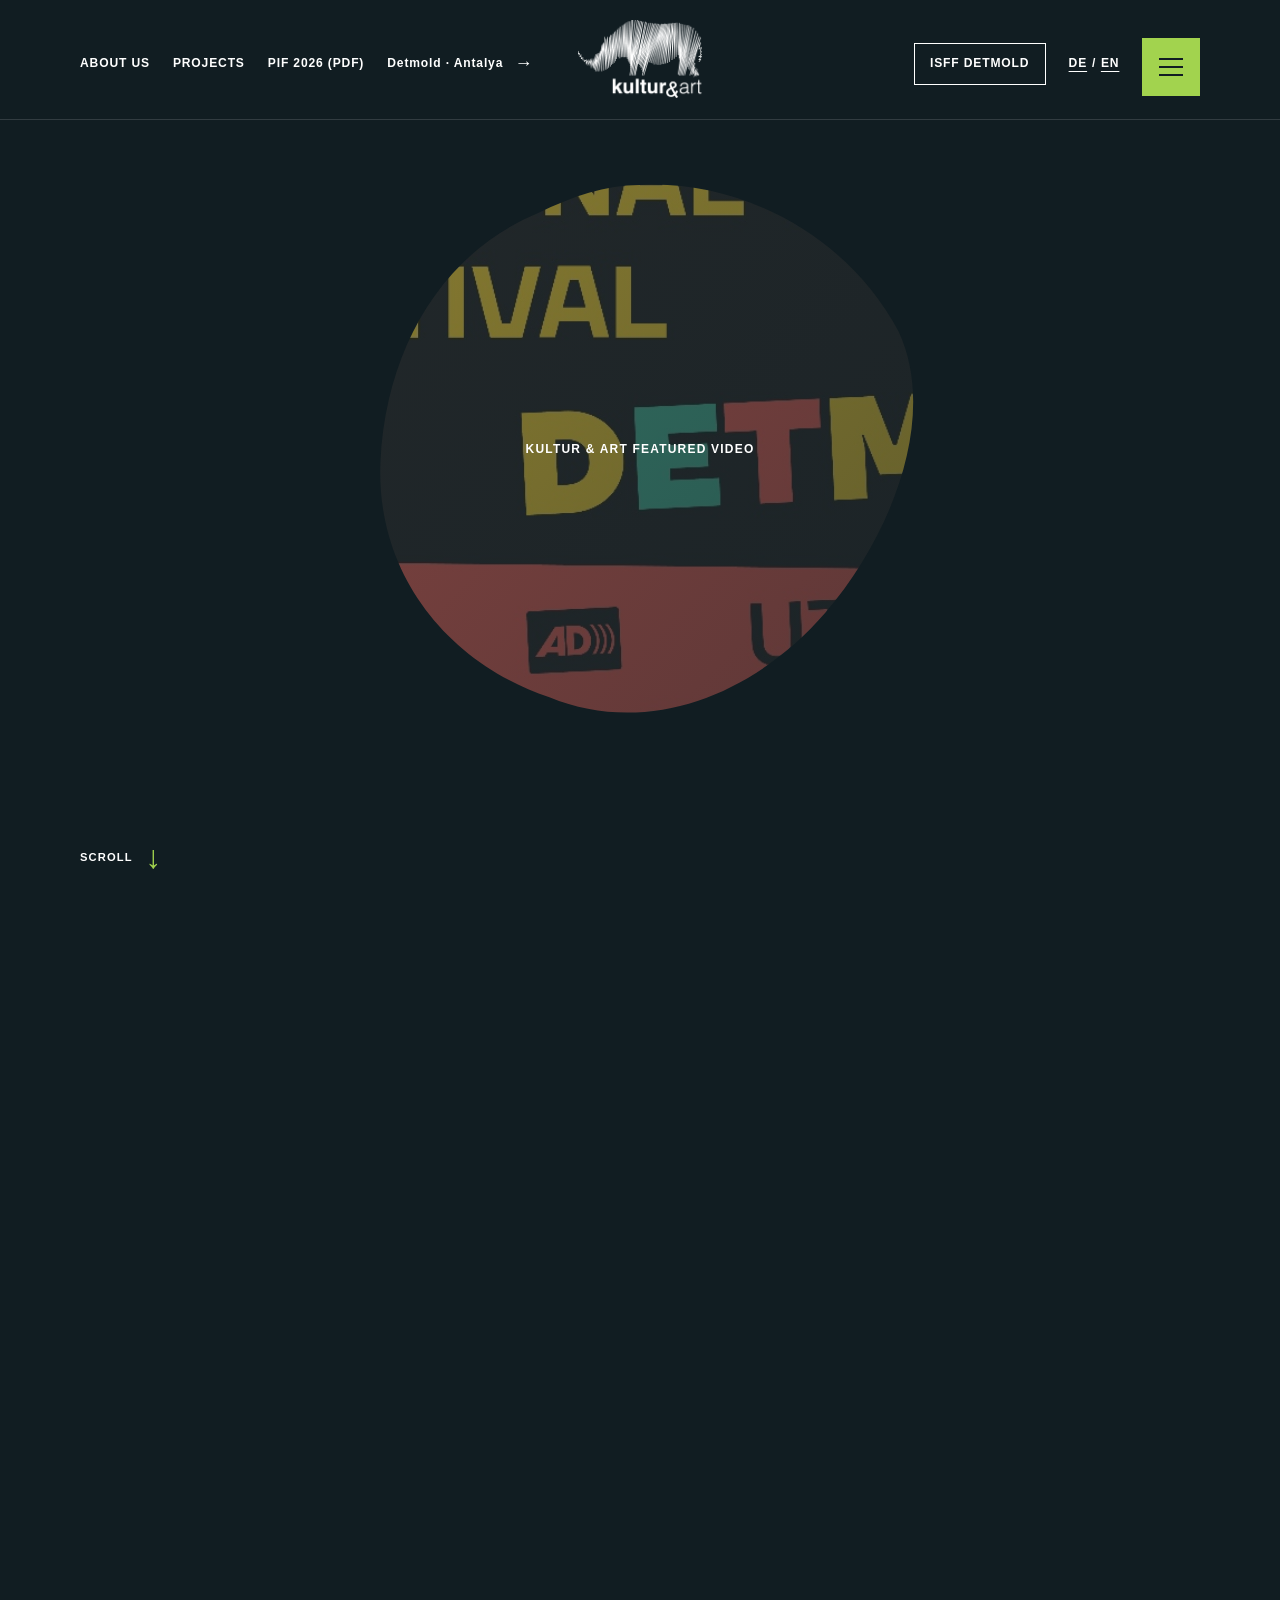
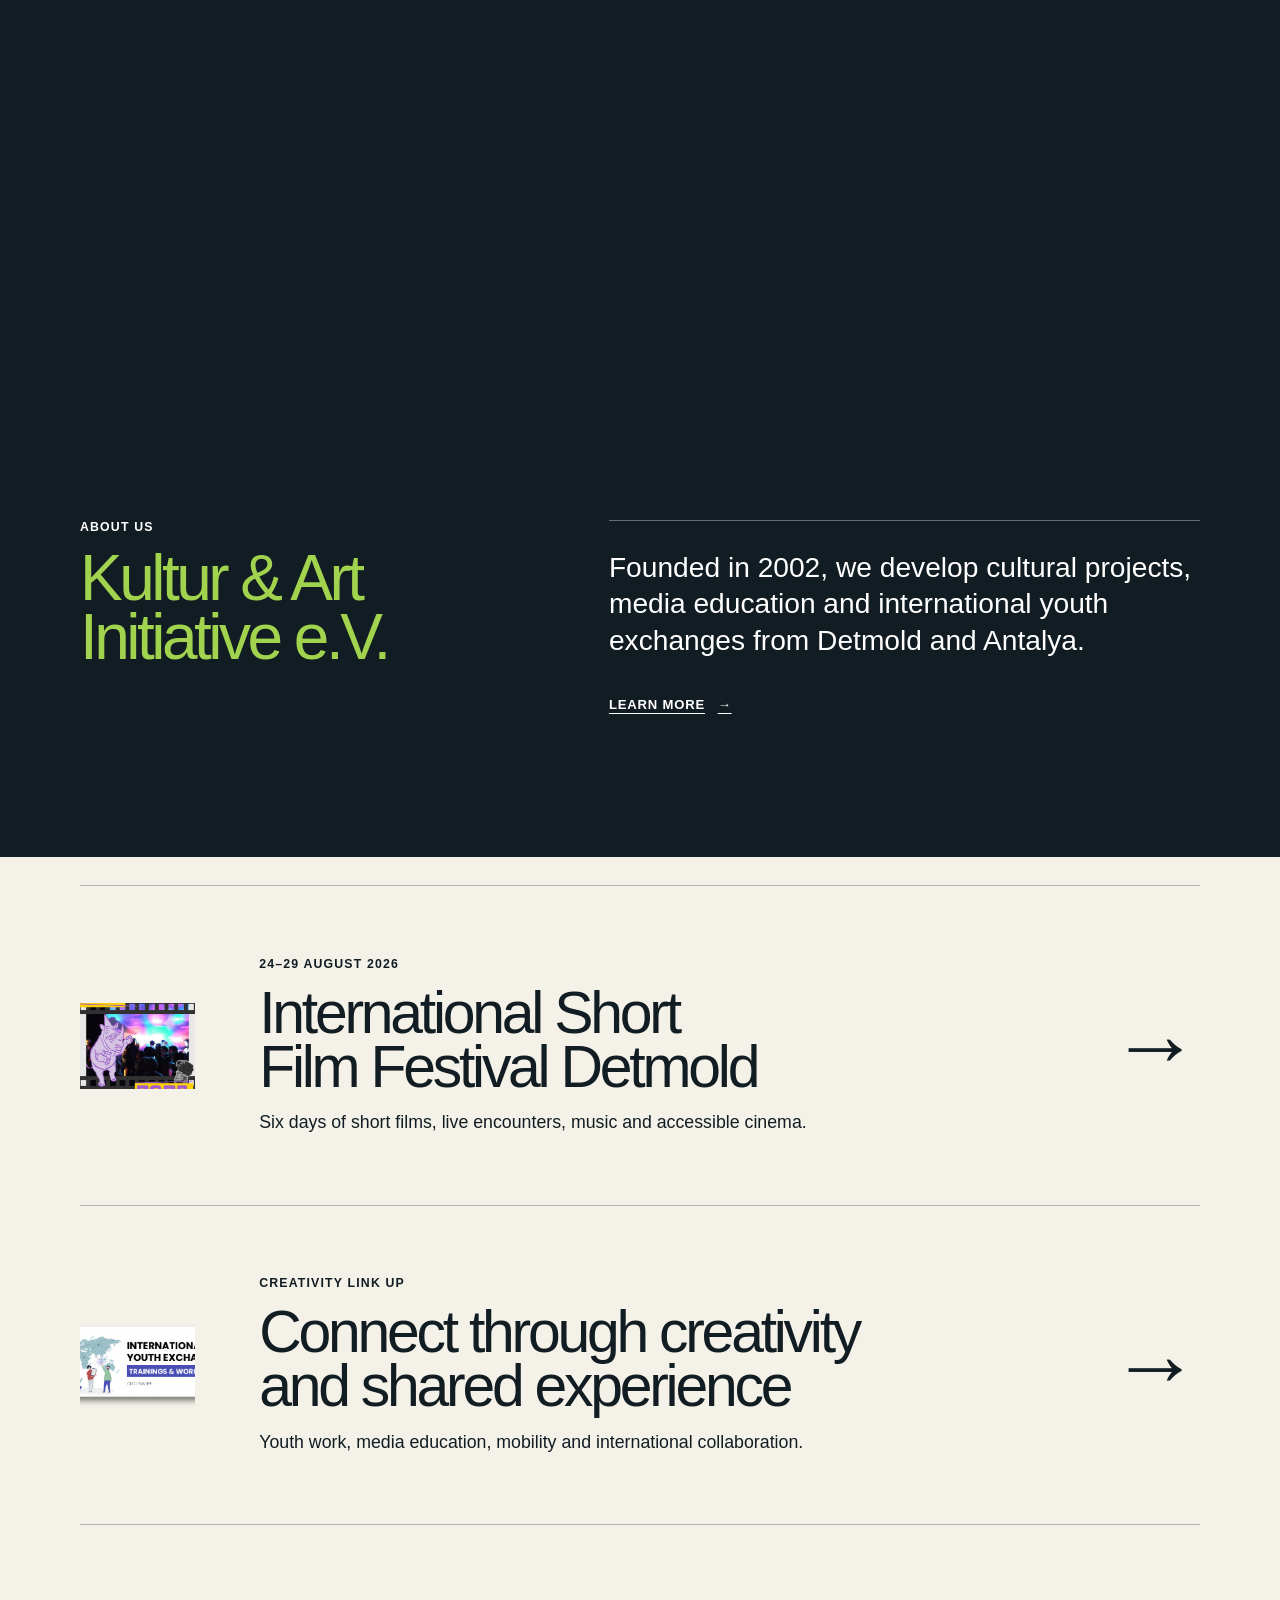
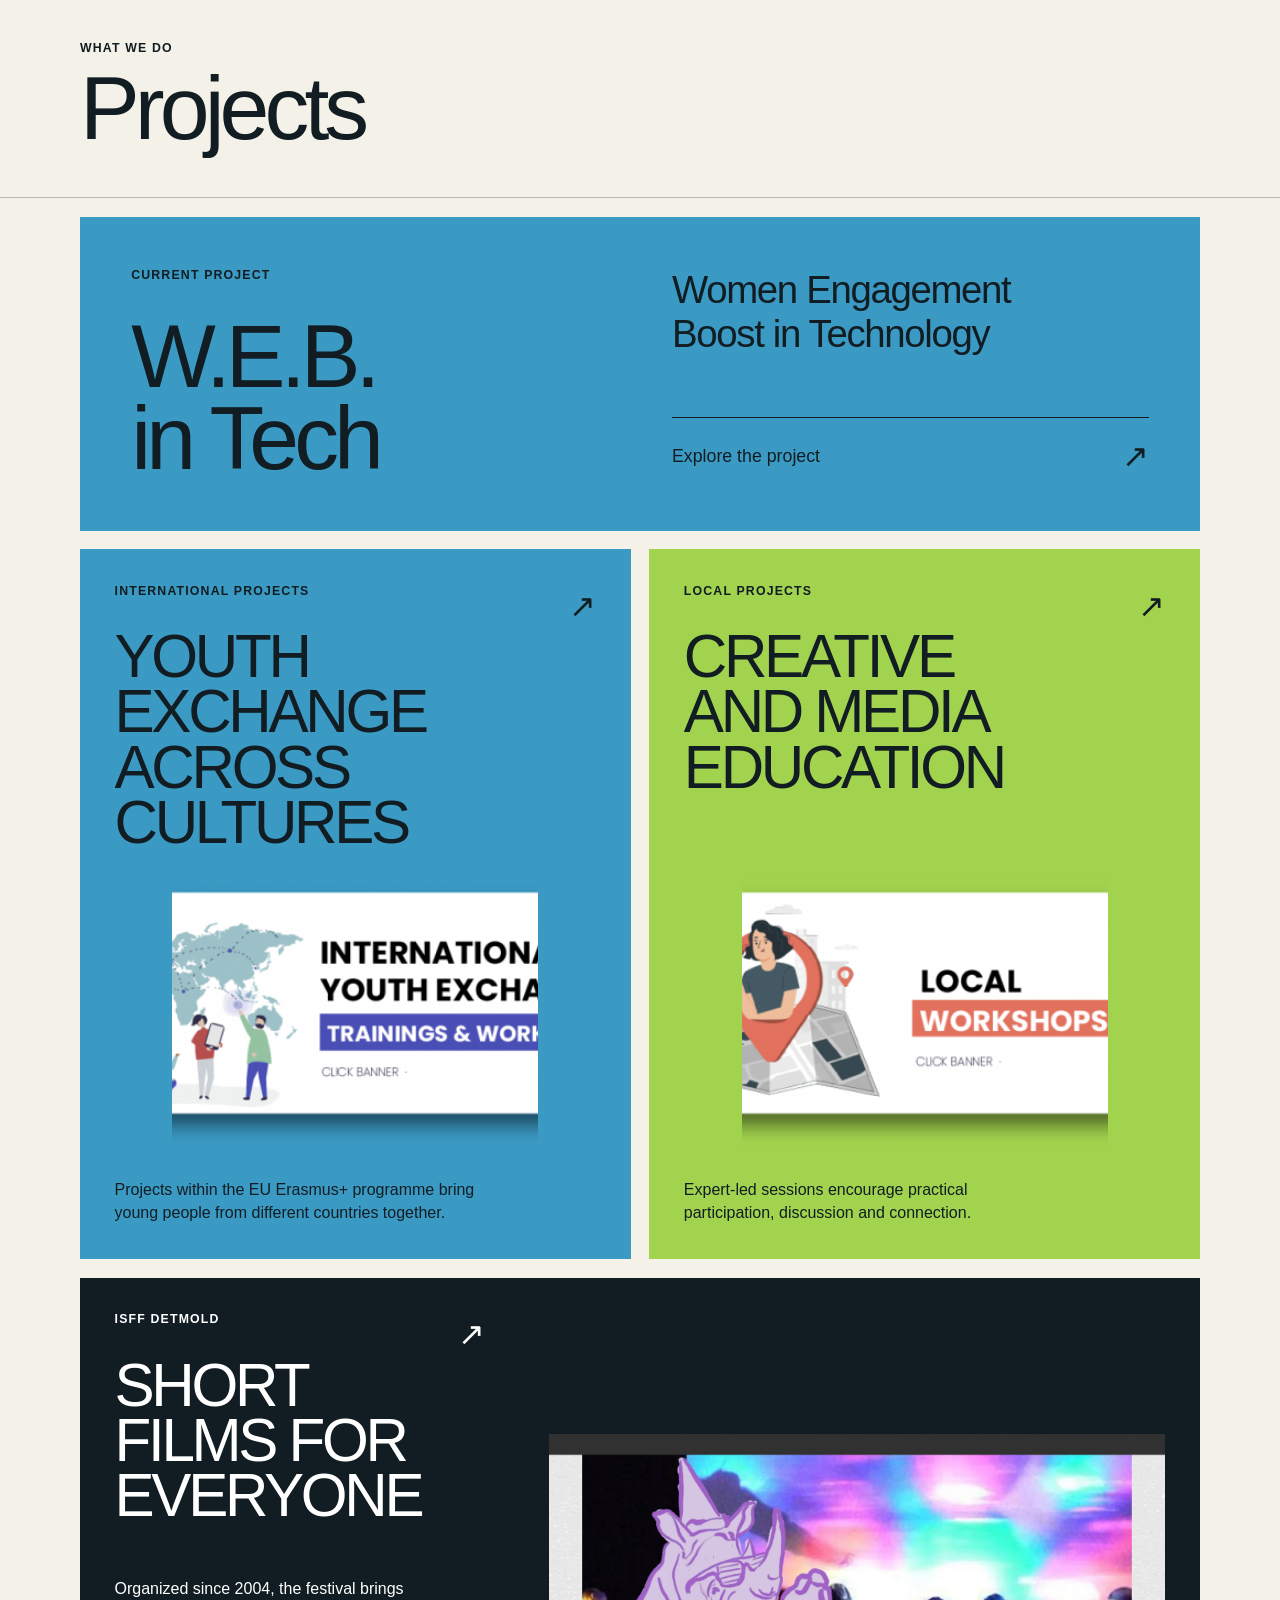
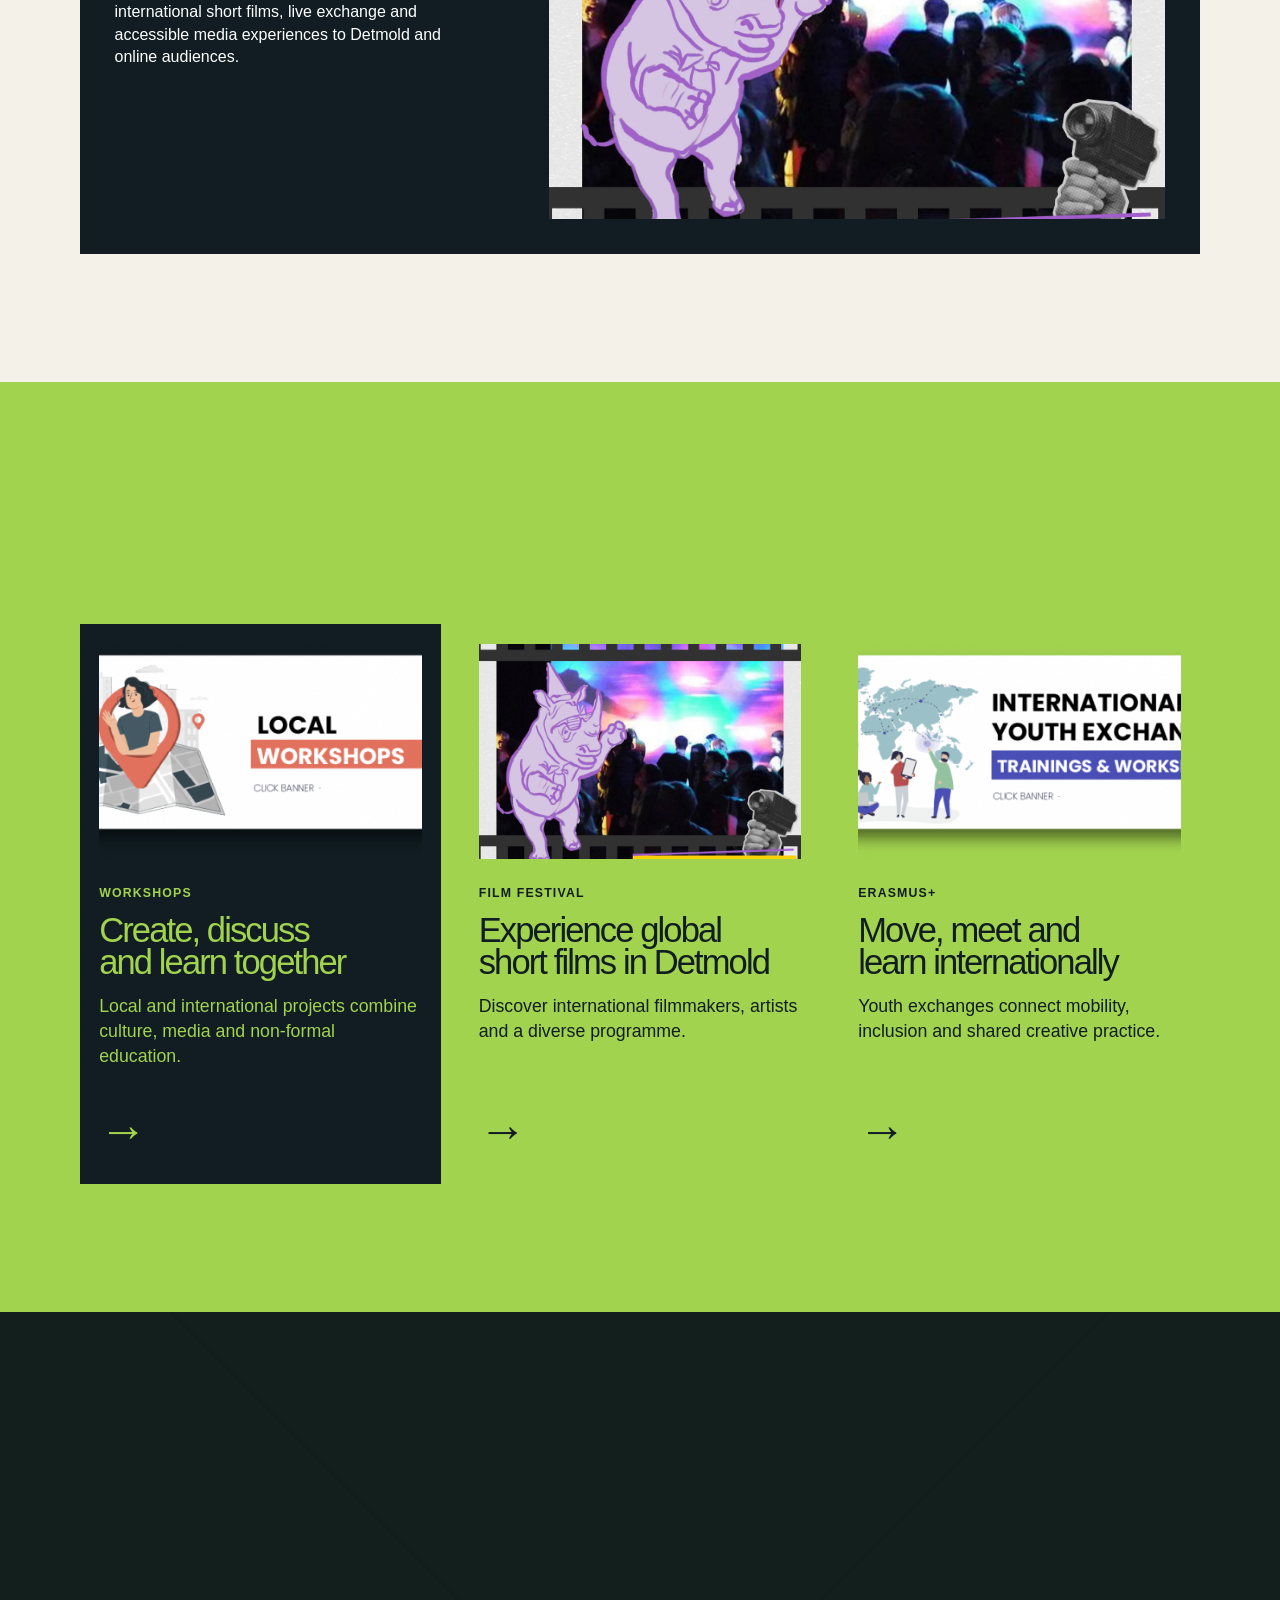
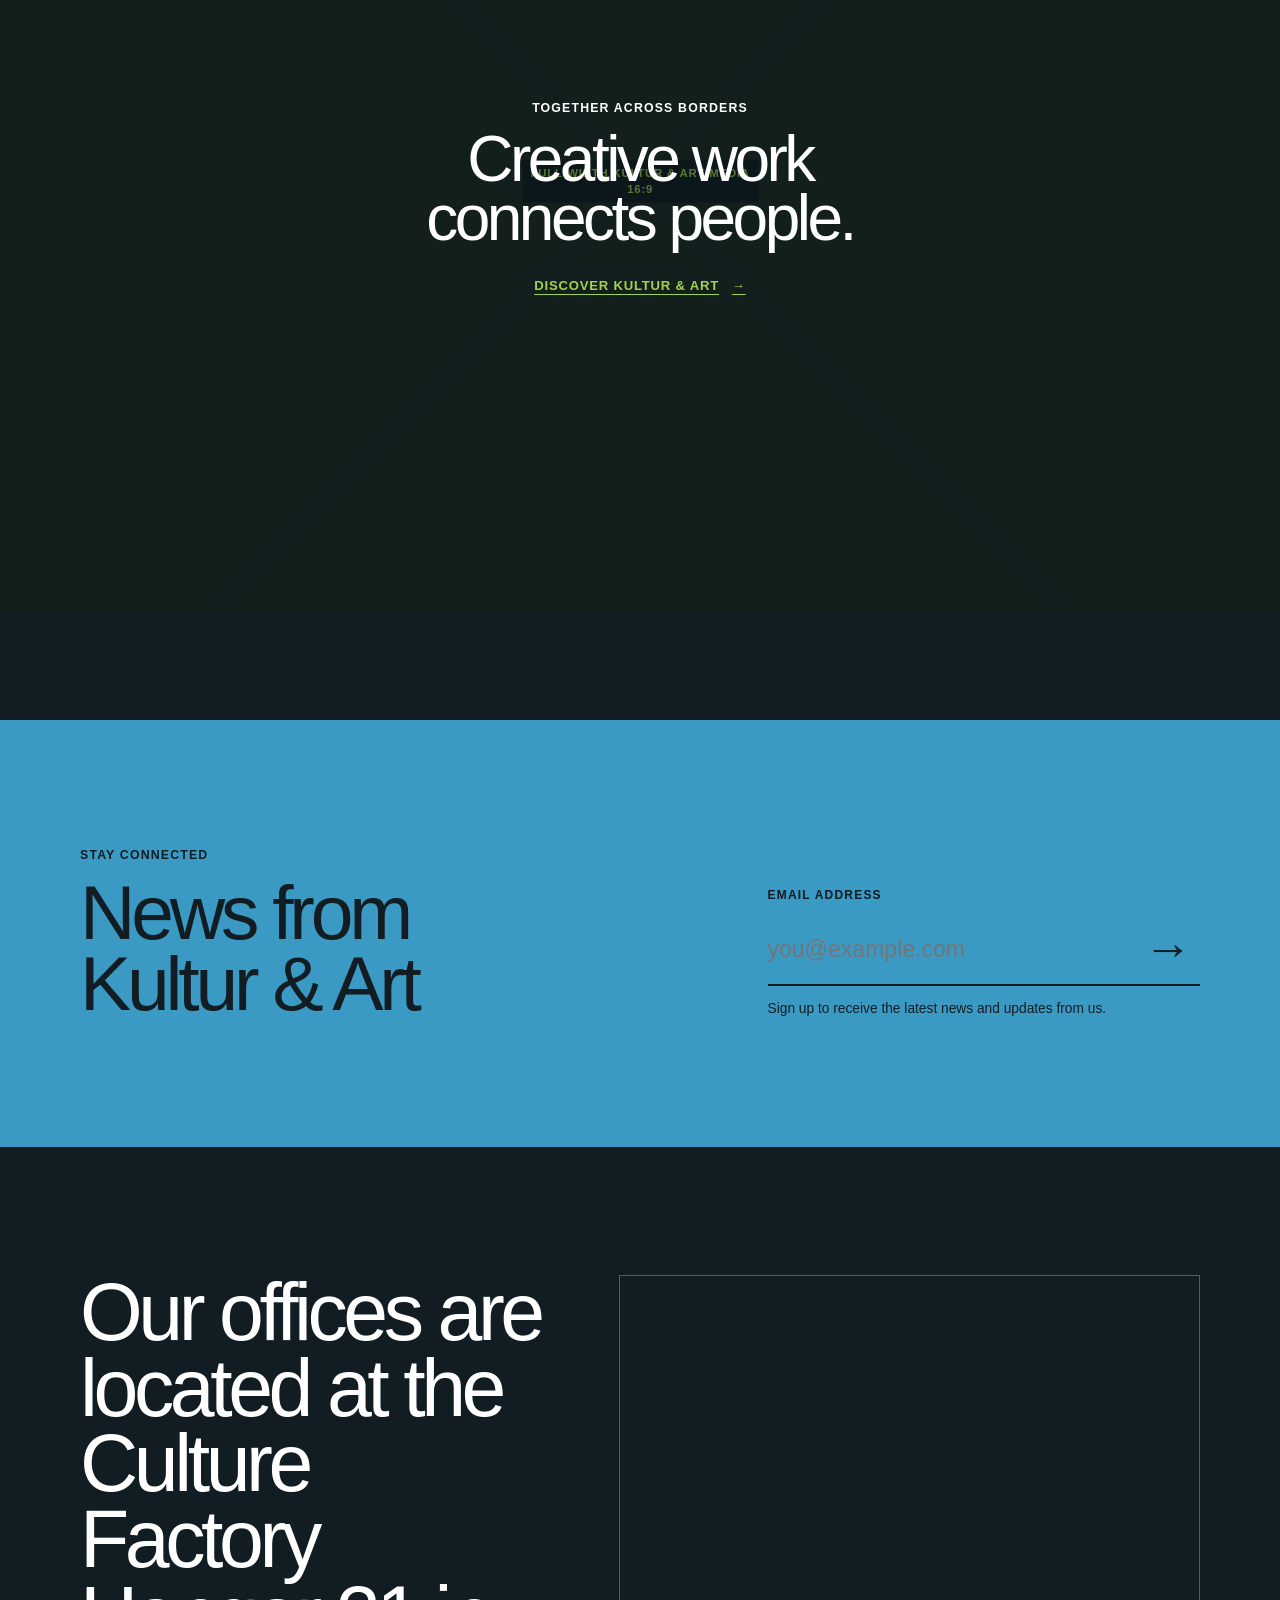
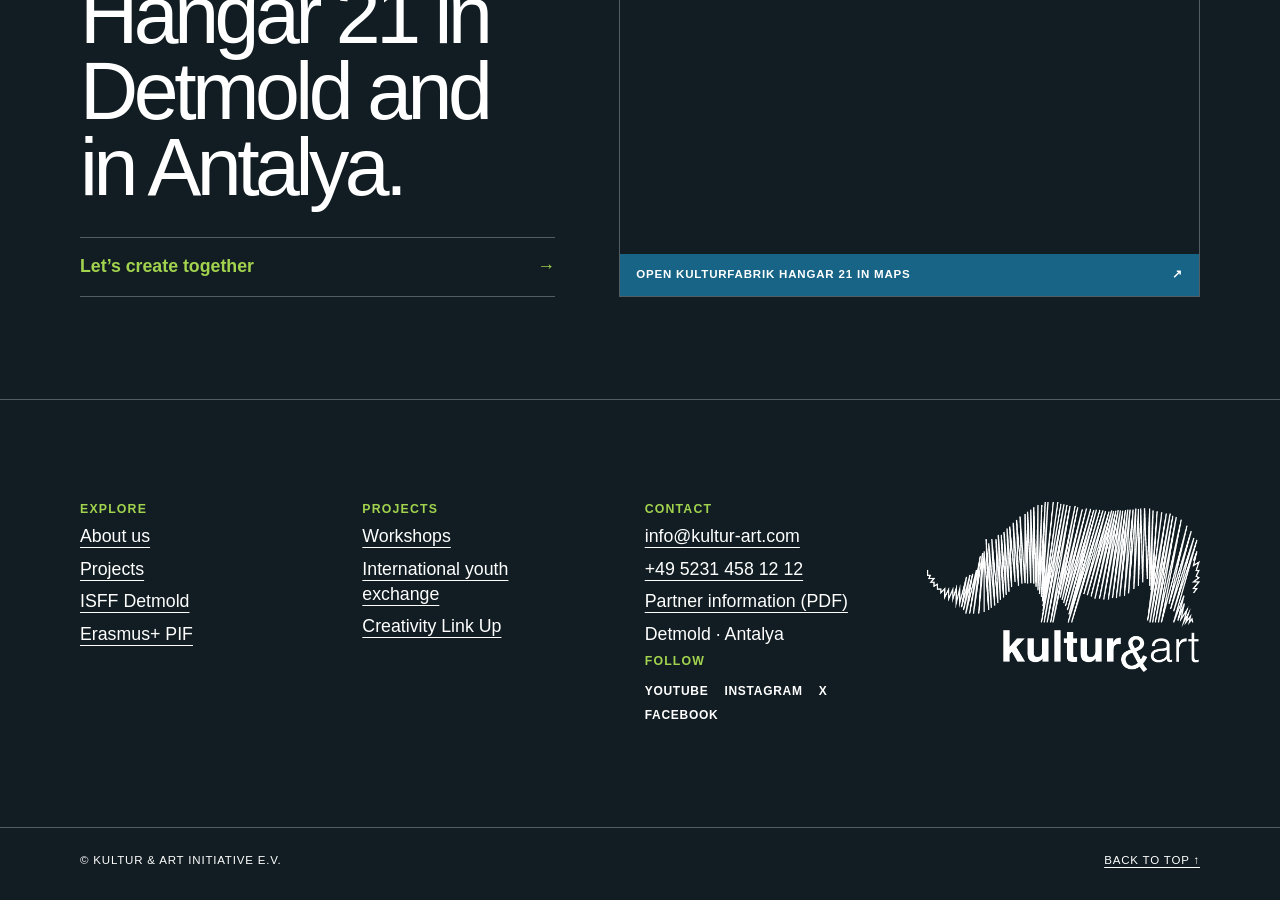
<file: index.html>
<!DOCTYPE html>
<html lang="en">
  <head>
    <meta charset="UTF-8">
    <meta name="viewport" content="width=device-width, initial-scale=1.0">
    <meta name="description" content="Kultur &amp; Art Initiative e.V. — intercultural projects, film and education.">
    <title>Kultur &amp; Art Initiative e.V.</title>
    <script>document.documentElement.classList.add("js");</script>
    <link rel="stylesheet" href="css/styles.css">
  </head>

  <body>
    <a class="skip-link" href="#main-content">Skip to content</a>

    <header class="site-header">
      <nav class="site-header__primary" aria-label="Primary navigation">
        <a class="header-link" href="about/">About us</a>
        <a class="header-link" href="projects/">Projects</a>
        <a class="header-link" href="assets/brand/KUA%20PIF%202026-2.pdf" target="_blank" rel="noopener">PIF 2026 (PDF)</a>
        <a class="header-status" href="about/#locations">
          <span>Detmold · Antalya</span>
          <span aria-hidden="true">→</span>
        </a>
      </nav>

      <a class="site-logo" href="./" aria-label="Kultur &amp; Art home">
        <img src="assets/brand/kulturart-logo.png" alt="Kultur &amp; Art" width="512" height="313">
      </a>

      <div class="site-header__tools">
        <a class="header-link header-link--featured" href="isff-detmold/">ISFF Detmold</a>
        <nav class="language-switcher" aria-label="Language selection">
          <a href="./" lang="de" hreflang="de">DE</a>
          <span aria-hidden="true">/</span>
          <a href="./" lang="en" hreflang="en" aria-current="page">EN</a>
        </nav>

        <details class="site-menu">
          <summary>
            <span class="site-menu__label">Menu</span>
            <span class="site-menu__icon" aria-hidden="true"></span>
          </summary>

          <div class="site-menu__overlay">
            <div class="site-menu__heading" aria-hidden="true">Explore</div>
            <nav class="site-menu__main" aria-label="Menu navigation">
              <a href="./"><span>01</span> Home</a>
              <a href="about/"><span>02</span> About us</a>
              <a href="projects/"><span>03</span> Projects</a>
              <a href="isff-detmold/"><span>04</span> ISFF Detmold</a>
              <a href="assets/brand/KUA%20PIF%202026-2.pdf" target="_blank" rel="noopener"><span>05</span> Erasmus+ PIF (PDF)</a>
            </nav>

            <div class="site-menu__meta">
              <div>
                <p class="eyebrow">Based in</p>
                <p>Detmold, Germany<br>Antalya, Türkiye</p>
              </div>
              <div>
                <p class="eyebrow">Contact</p>
                <a href="mailto:info@kultur-art.com">info@kultur-art.com</a>
                <a href="tel:+4952314581212">+49&nbsp;5231&nbsp;458&nbsp;12&nbsp;12</a>
              </div>
              <div class="site-menu__languages">
                <p class="eyebrow">Language</p>
                <a href="./" lang="de" hreflang="de">Deutsch</a>
                <a href="./" lang="en" hreflang="en" aria-current="page">English</a>
              </div>
            </div>
          </div>
        </details>
      </div>
    </header>

    <main id="main-content">
      <section class="hero" aria-labelledby="hero-title" data-hero data-menu-theme="blue">
        <div class="hero__stage">
          <div class="hero__media">
            <video autoplay muted loop playsinline preload="metadata" poster="/assets/brand/isff-promo.jpg" aria-hidden="true">
              <source src="/assets/reference/background.mp4" type="video/mp4">
            </video>
            <div class="hero__media-shade" aria-hidden="true"></div>
            <p class="hero__media-fallback">Kultur &amp; Art featured video</p>
          </div>

          <h1 class="hero__title" id="hero-title"><span>Culture</span><span>moves</span></h1>

          <div class="hero__caption">
            <p>Film · Education · Exchange</p>
            <a class="hero__link" href="#projects">Explore our work <span aria-hidden="true">→</span></a>
          </div>

          <p class="hero__scroll" aria-hidden="true"><span>Scroll</span><span class="hero__scroll-arrow">↓</span></p>
        </div>
      </section>

      <section class="overview" id="about" data-menu-theme="dark">
        <div class="overview__sticky">
          <div class="overview__lead container">
            <div data-reveal>
              <p class="eyebrow">About us</p>
              <h2>Kultur &amp; Art Initiative e.V.</h2>
            </div>
            <div class="overview__summary" data-reveal>
              <p>Founded in 2002, we develop cultural projects, media education and international youth exchanges from Detmold and Antalya.</p>
              <a class="section-link" href="about/">Learn more <span aria-hidden="true">→</span></a>
            </div>
          </div>
        </div>
      </section>

      <section class="editorial-feed" data-menu-theme="paper" aria-labelledby="feed-title">
        <div class="container">
          <h2 class="visually-hidden" id="feed-title">Featured Kultur &amp; Art stories</h2>
          <a class="editorial-row" href="isff-detmold/" data-reveal>
            <img class="editorial-row__image" src="assets/brand/isff-2026-poster.webp" alt="ISFF Detmold 2026 festival artwork" width="1600" height="2000" loading="lazy">
            <div class="editorial-row__copy">
              <p class="eyebrow">24–29 August 2026</p>
              <h3>International Short Film Festival Detmold</h3>
              <p>Six days of short films, live encounters, music and accessible cinema.</p>
            </div>
            <span class="editorial-row__arrow" aria-hidden="true">→</span>
          </a>
          <a class="editorial-row" href="projects/" data-reveal>
            <img class="editorial-row__image" src="assets/brand/international%20projects.png" alt="International youth exchanges and workshops artwork" width="550" height="200" loading="lazy">
            <div class="editorial-row__copy">
              <p class="eyebrow">Creativity Link Up</p>
              <h3>Connect through creativity and shared experience</h3>
              <p>Youth work, media education, mobility and international collaboration.</p>
            </div>
            <span class="editorial-row__arrow" aria-hidden="true">→</span>
          </a>
        </div>
      </section>

      <section class="projects" id="projects" data-menu-theme="paper" aria-labelledby="projects-title">
        <div class="projects__heading container">
          <p class="eyebrow" data-reveal>What we do</p>
          <h2 id="projects-title" data-reveal>Projects</h2>
        </div>

        <div class="project-grid container">
          <a class="web-feature" href="web-in-tech/" data-reveal>
            <div>
              <p class="eyebrow">Current project</p>
              <h3>W.E.B.<br>in Tech</h3>
            </div>
            <div class="web-feature__details">
              <p>Women Engagement Boost in Technology</p>
              <span class="web-feature__link">Explore the project <span aria-hidden="true">↗</span></span>
            </div>
          </a>
          <a class="project-card project-card--blue" href="pif/" data-reveal>
            <div class="project-card__head"><p class="eyebrow">International projects</p><span aria-hidden="true">↗</span></div>
            <h3>Youth exchange across cultures</h3>
            <img class="project-card__image" src="assets/brand/international%20projects.png" alt="International youth exchanges and workshops artwork" width="550" height="200" loading="lazy">
            <p>Projects within the EU Erasmus+ programme bring young people from different countries together.</p>
          </a>
          <a class="project-card project-card--lime" href="projects/" data-reveal>
            <div class="project-card__head"><p class="eyebrow">Local projects</p><span aria-hidden="true">↗</span></div>
            <h3>Creative and media education</h3>
            <img class="project-card__image" src="assets/brand/Local%20Projects.png" alt="Local workshops artwork" width="550" height="200" loading="lazy">
            <p>Expert-led sessions encourage practical participation, discussion and connection.</p>
          </a>
          <a class="project-card project-card--wide" href="isff-detmold/" data-reveal>
            <div class="project-card__wide-copy">
              <div class="project-card__head"><p class="eyebrow">ISFF Detmold</p><span aria-hidden="true">↗</span></div>
              <h3>Short films for everyone</h3>
              <p>Organized since 2004, the festival brings international short films, live exchange and accessible media experiences to Detmold and online audiences.</p>
            </div>
            <img class="project-card__image project-card__image--wide" src="assets/brand/isff-2026-poster.webp" alt="ISFF Detmold 2026 festival artwork" width="1600" height="2000" loading="lazy">
          </a>
        </div>
      </section>

      <section class="participate" data-menu-theme="lime" aria-labelledby="participate-title">
        <div class="participate__heading container">
          <h2 id="participate-title" data-reveal>Take part</h2>
          <a class="section-link" href="projects/" data-reveal>Explore opportunities <span aria-hidden="true">→</span></a>
        </div>

        <div class="participate-grid container">
          <a class="participate-card participate-card--featured" href="projects/" data-reveal>
            <img class="participate-card__image" src="assets/brand/Local%20Projects.png" alt="Local workshops artwork" width="550" height="200" loading="lazy">
            <p class="eyebrow">Workshops</p><h3>Create, discuss and learn together</h3>
            <p>Local and international projects combine culture, media and non-formal education.</p><span class="card-arrow" aria-hidden="true">→</span>
          </a>
          <a class="participate-card" href="isff-detmold/" data-reveal>
            <img class="participate-card__image" src="assets/brand/isff-2026-poster.webp" alt="ISFF Detmold 2026 festival artwork" width="1600" height="2000" loading="lazy">
            <p class="eyebrow">Film festival</p><h3>Experience global short films in Detmold</h3>
            <p>Discover international filmmakers, artists and a diverse programme.</p><span class="card-arrow" aria-hidden="true">→</span>
          </a>
          <a class="participate-card" href="pif/" data-reveal>
            <img class="participate-card__image" src="assets/brand/international%20projects.png" alt="International youth exchanges and workshops artwork" width="550" height="200" loading="lazy">
            <p class="eyebrow">Erasmus+</p><h3>Move, meet and learn internationally</h3>
            <p>Youth exchanges connect mobility, inclusion and shared creative practice.</p><span class="card-arrow" aria-hidden="true">→</span>
          </a>
        </div>
      </section>

      <section class="manifesto" data-menu-theme="dark" data-scroll-scene aria-labelledby="manifesto-title">
        <div class="manifesto__sticky">
          <div class="manifesto__media media-placeholder" aria-hidden="true"><span>Full-width Kultur &amp; Art media<br>16:9</span></div>
          <div class="manifesto__shade" aria-hidden="true"></div>
          <div class="manifesto__content container">
            <p class="eyebrow">Together across borders</p>
            <h2 id="manifesto-title">Creative work connects people.</h2>
            <a class="section-link section-link--light" href="about/">Discover Kultur &amp; Art <span aria-hidden="true">→</span></a>
          </div>
        </div>
      </section>

      <section class="newsletter" data-menu-theme="blue" aria-labelledby="newsletter-title">
        <div class="newsletter__inner container">
          <div data-reveal><p class="eyebrow">Stay connected</p><h2 id="newsletter-title">News from Kultur &amp; Art</h2></div>
          <form class="newsletter__form" action="#" method="post" data-reveal>
            <label for="newsletter-email">Email address</label>
            <div class="newsletter__control"><input id="newsletter-email" name="email" type="email" autocomplete="email" placeholder="you@example.com" required><button type="submit" aria-label="Subscribe to the newsletter">→</button></div>
            <p>Sign up to receive the latest news and updates from us.</p>
          </form>
        </div>
      </section>
    </main>

    <footer class="site-footer" data-menu-theme="dark">
      <div class="site-footer__statement container" data-reveal>
        <div class="site-footer__statement-copy">
          <p>Our offices are located at the Culture Factory Hangar 21 in Detmold and in Antalya.</p>
          <a href="mailto:info@kultur-art.com">Let’s create together <span aria-hidden="true">→</span></a>
        </div>
        <div class="site-footer__map">
          <iframe src="https://www.google.com/maps?q=Kulturfabrik%20Hangar%2021%2C%20Detmold&amp;output=embed" title="Map showing Kulturfabrik Hangar 21 in Detmold" loading="lazy" referrerpolicy="no-referrer-when-downgrade"></iframe>
          <a href="https://maps.app.goo.gl/v3LpceBPfNpFTag89" target="_blank" rel="noopener">Open Kulturfabrik Hangar 21 in Maps <span aria-hidden="true">↗</span></a>
        </div>
      </div>
      <div class="site-footer__links container">
        <div><p class="eyebrow">Explore</p><a href="about/">About us</a><a href="projects/">Projects</a><a href="isff-detmold/">ISFF Detmold</a><a href="pif/">Erasmus+ PIF</a></div>
        <div><p class="eyebrow">Projects</p><a href="projects/">Workshops</a><a href="pif/">International youth exchange</a><a href="projects/">Creativity Link Up</a></div>
        <div><p class="eyebrow">Contact</p><a href="mailto:info@kultur-art.com">info@kultur-art.com</a><a href="tel:+4952314581212">+49 5231 458 12 12</a><a href="assets/brand/KUA%20PIF%202026-2.pdf" target="_blank" rel="noopener">Partner information (PDF)</a><p>Detmold · Antalya</p></div>
        <div class="site-footer__brand"><img src="assets/brand/kulturart-logo.png" alt="Kultur &amp; Art" width="512" height="313"></div>
      </div>
      <div class="site-footer__legal container"><p>© Kultur &amp; Art Initiative e.V.</p><a href="#main-content">Back to top ↑</a></div>
    </footer>

    <script src="js/main.js"></script>
  </body>
</html>
</file>
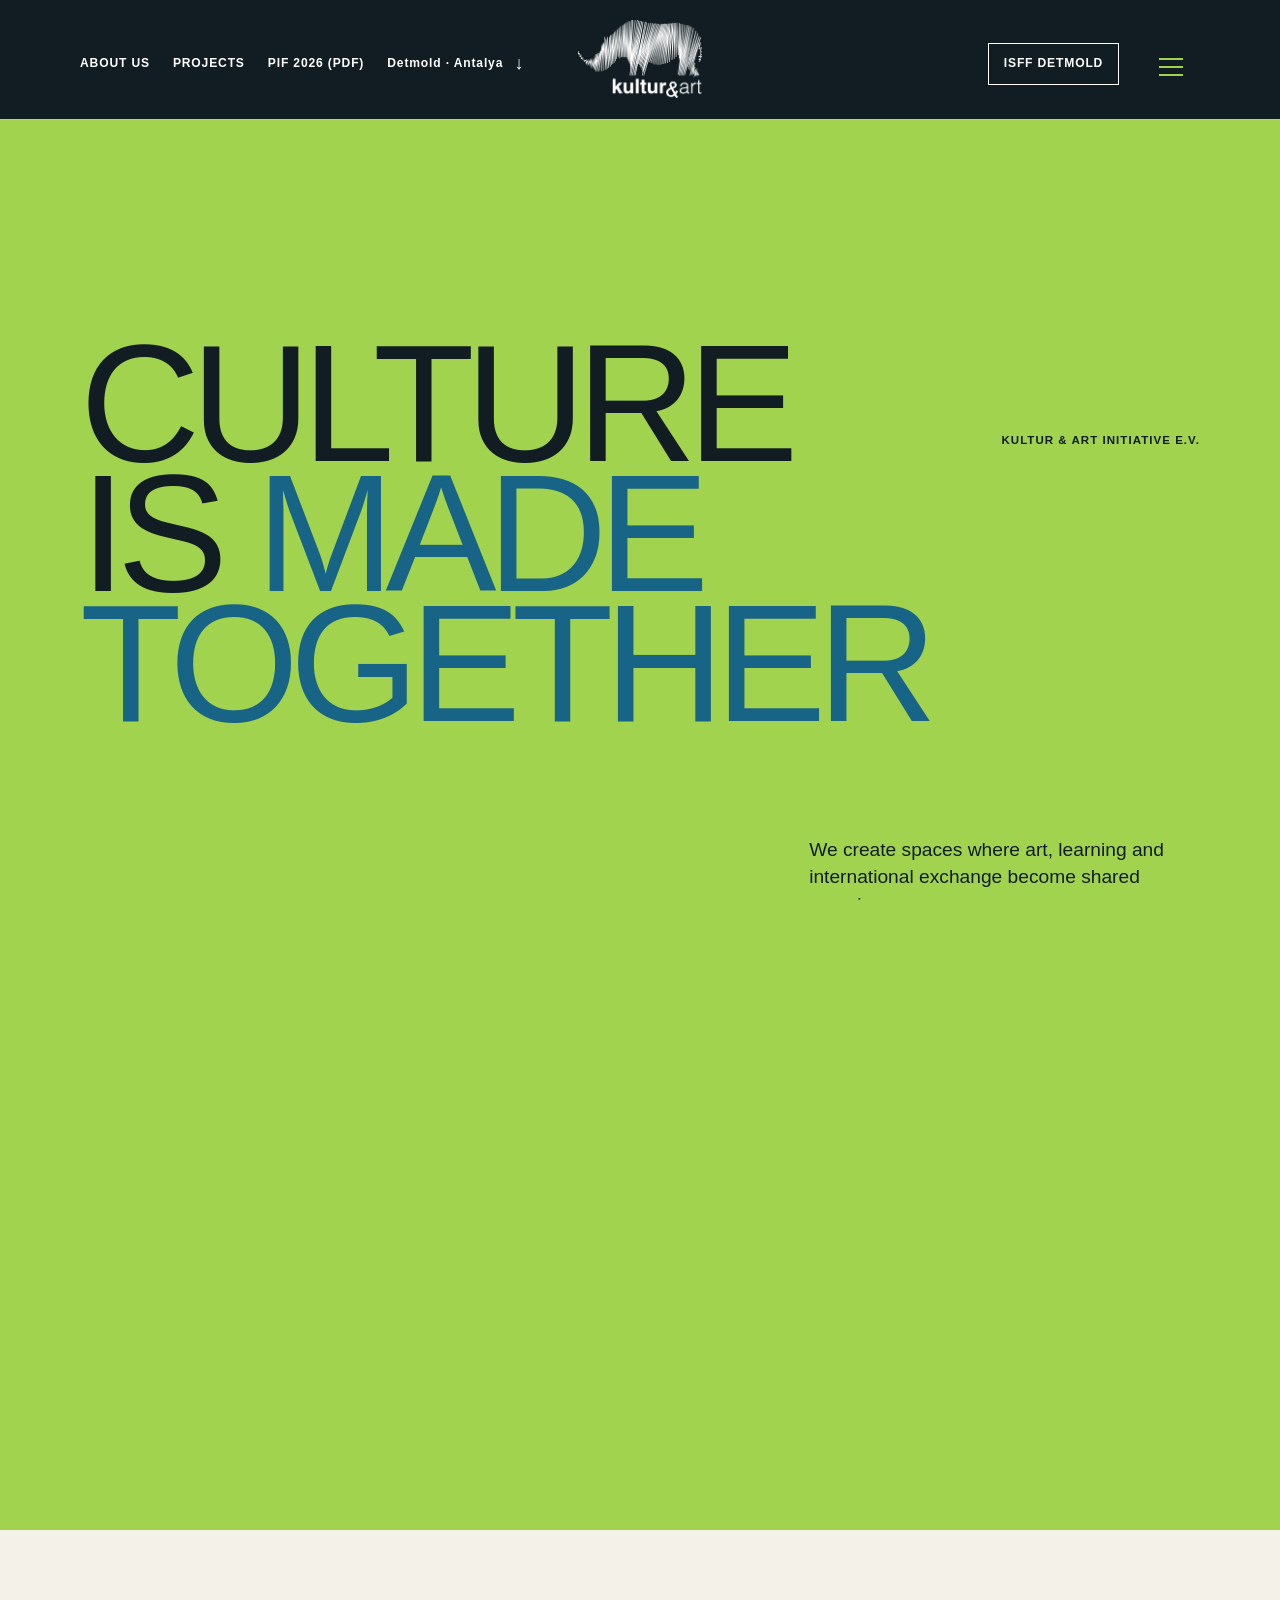
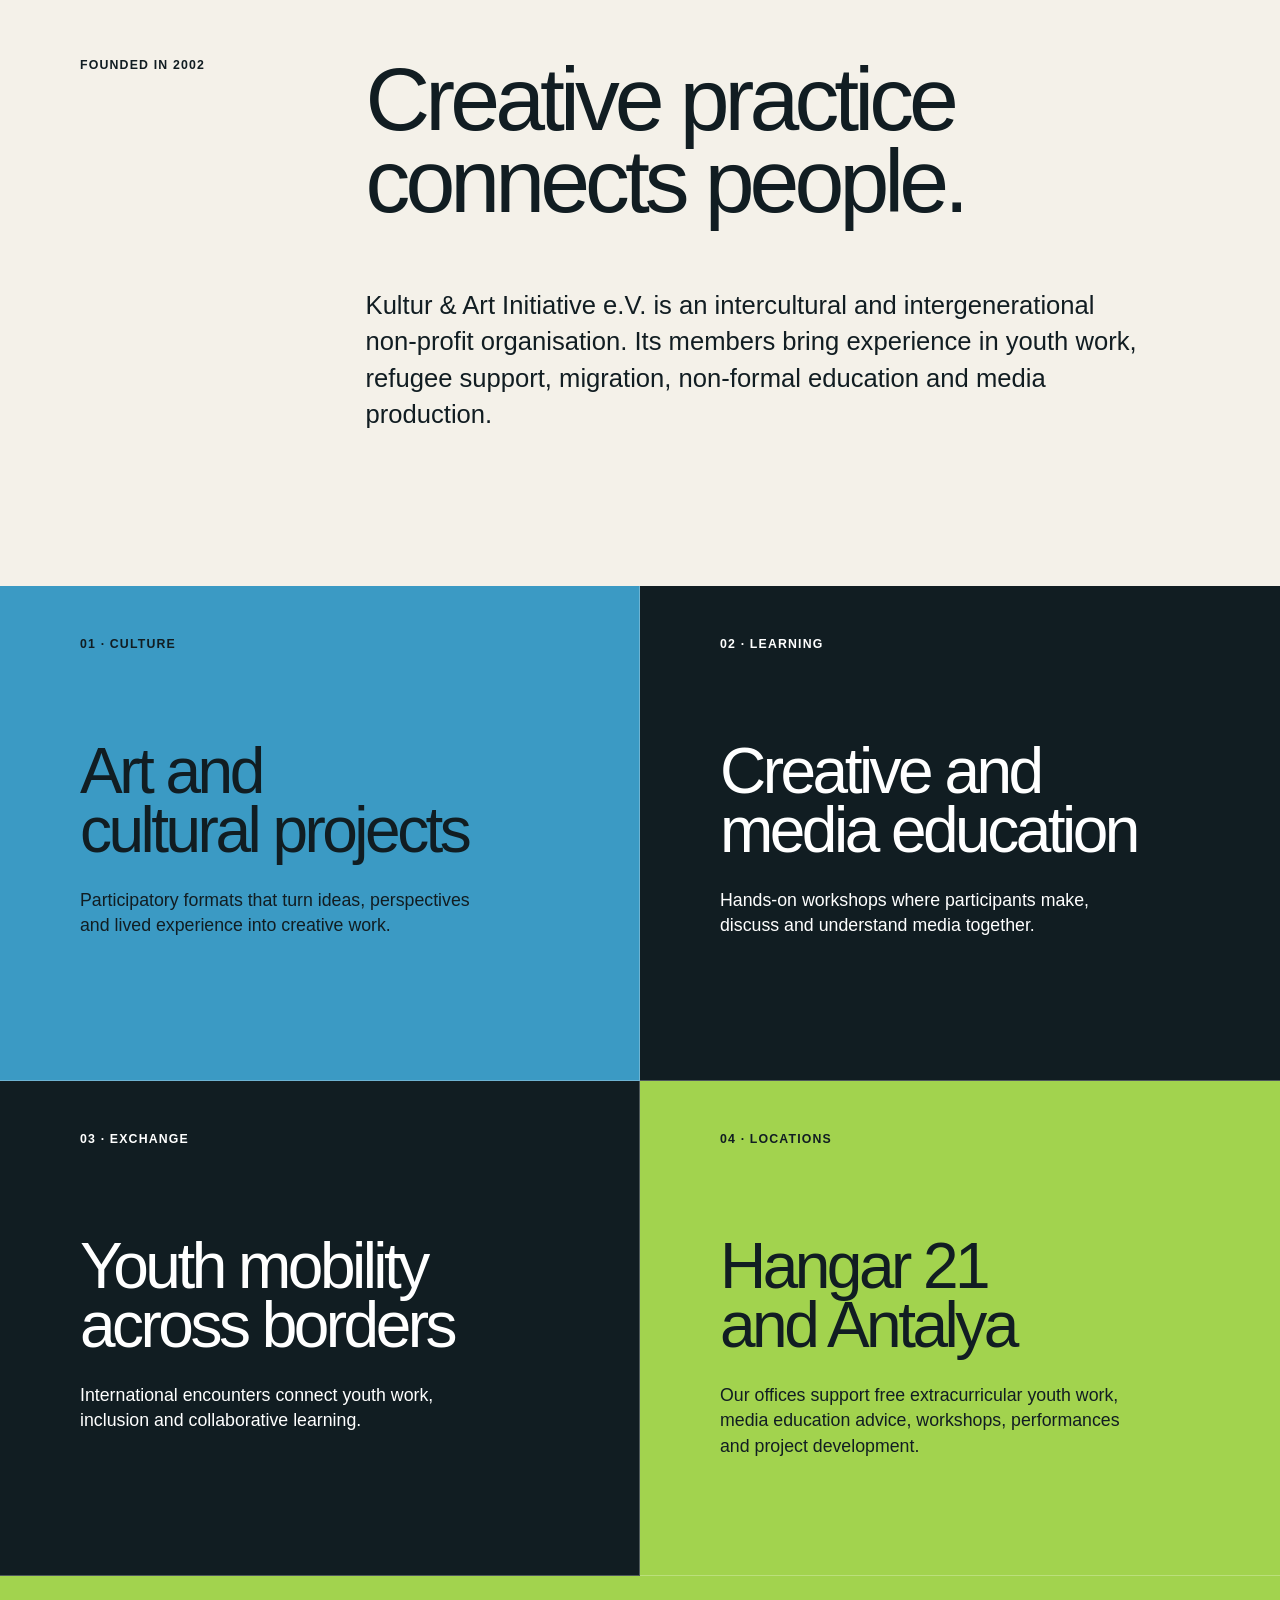
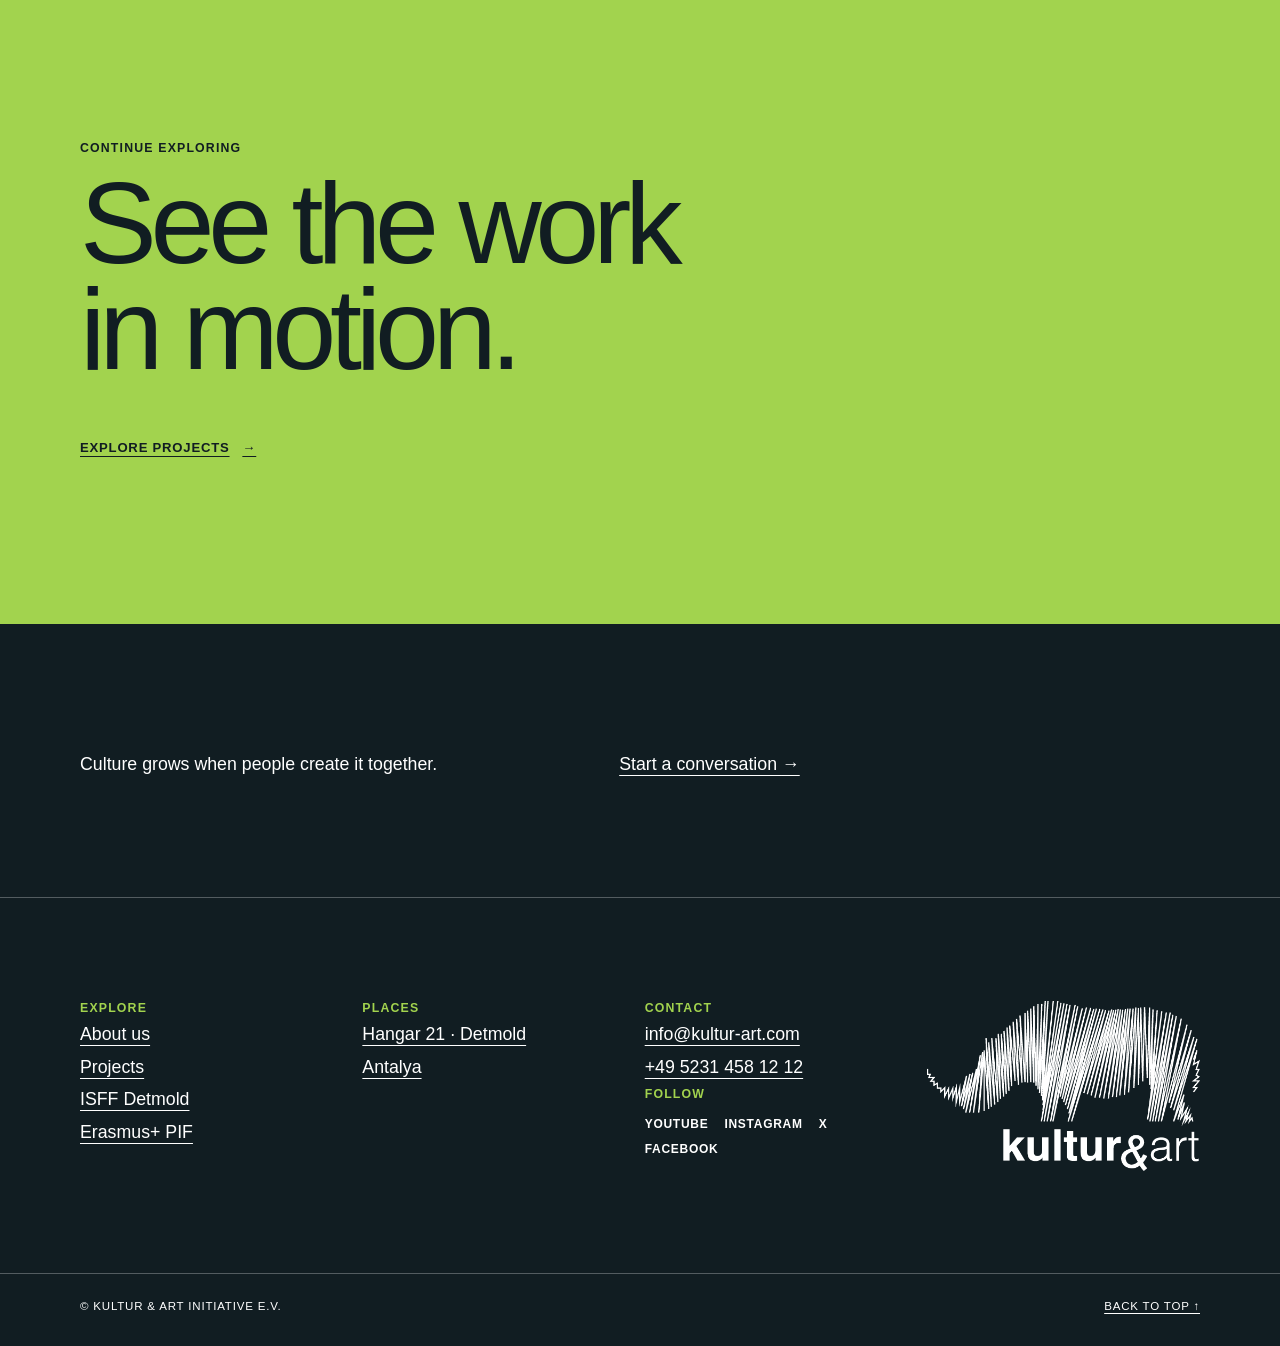
<file: about/index.html>
<!DOCTYPE html>
<html lang="en">
  <head>
    <meta charset="UTF-8">
    <meta name="viewport" content="width=device-width, initial-scale=1.0">
    <meta name="description" content="About Kultur &amp; Art Initiative e.V. and its cultural, educational and international work.">
    <title>About Us — Kultur &amp; Art</title>
    <script>document.documentElement.classList.add("js");</script>
    <link rel="stylesheet" href="../css/styles.css">
  </head>
  <body class="subpage">
    <a class="skip-link" href="#main-content">Skip to content</a>
    <header class="site-header">
      <nav class="site-header__primary" aria-label="Primary navigation"><a class="header-link" href="../about/" aria-current="page">About us</a><a class="header-link" href="../projects/">Projects</a><a class="header-link" href="../assets/brand/KUA%20PIF%202026-2.pdf" target="_blank" rel="noopener">PIF 2026 (PDF)</a><a class="header-status" href="#locations"><span>Detmold · Antalya</span><span aria-hidden="true">↓</span></a></nav>
      <a class="site-logo" href="../" aria-label="Kultur &amp; Art home"><img src="../assets/brand/kulturart-logo.png" alt="Kultur &amp; Art" width="512" height="313"></a>
      <div class="site-header__tools"><a class="header-link header-link--featured" href="../isff-detmold/">ISFF Detmold</a><details class="site-menu"><summary><span class="site-menu__label">Menu</span><span class="site-menu__icon" aria-hidden="true"></span></summary><div class="site-menu__overlay"><div class="site-menu__heading">Explore</div><nav class="site-menu__main" aria-label="Menu navigation"><a href="../"><span>01</span> Home</a><a href="../about/" aria-current="page"><span>02</span> About us</a><a href="../projects/"><span>03</span> Projects</a><a href="../isff-detmold/"><span>04</span> ISFF Detmold</a><a href="../assets/brand/KUA%20PIF%202026-2.pdf" target="_blank" rel="noopener"><span>05</span> Erasmus+ PIF (PDF)</a></nav><div class="site-menu__meta"><div><p class="eyebrow">Based in</p><p>Detmold, Germany<br>Antalya, Türkiye</p></div><div><p class="eyebrow">Contact</p><a href="mailto:info@kultur-art.com">info@kultur-art.com</a><a href="../assets/brand/KUA%20PIF%202026-2.pdf" target="_blank" rel="noopener">Partner information (PDF)</a></div></div></div></details></div>
    </header>
    <main id="main-content">
      <section class="page-hero page-hero--lime" data-scroll-scene data-menu-theme="lime" aria-labelledby="page-title"><div class="page-hero__stage"><p class="page-hero__index">Kultur &amp; Art Initiative e.V.</p><h1 class="page-hero__title" id="page-title">Culture is <span>made together</span></h1><div class="page-hero__intro"><p>We create spaces where art, learning and international exchange become shared experiences.</p></div></div></section>
      <section class="page-intro" data-menu-theme="paper"><div class="page-intro__grid container"><p class="eyebrow">Founded in 2002</p><div><h2>Creative practice connects people.</h2><p class="page-intro__text">Kultur &amp; Art Initiative e.V. is an intercultural and intergenerational non-profit organisation. Its members bring experience in youth work, refugee support, migration, non-formal education and media production.</p></div></div></section>
      <section class="page-grid" aria-label="Our areas of practice">
        <article class="page-card page-card--blue"><p class="eyebrow">01 · Culture</p><h2>Art and cultural projects</h2><p>Participatory formats that turn ideas, perspectives and lived experience into creative work.</p></article>
        <article class="page-card"><p class="eyebrow">02 · Learning</p><h2>Creative and media education</h2><p>Hands-on workshops where participants make, discuss and understand media together.</p></article>
        <article class="page-card"><p class="eyebrow">03 · Exchange</p><h2>Youth mobility across borders</h2><p>International encounters connect youth work, inclusion and collaborative learning.</p></article>
        <article class="page-card page-card--lime" id="locations"><p class="eyebrow">04 · Locations</p><h2>Hangar 21 and Antalya</h2><p>Our offices support free extracurricular youth work, media education advice, workshops, performances and project development.</p></article>
      </section>
      <section class="page-cta page-cta--lime"><div class="container"><p class="eyebrow">Continue exploring</p><h2>See the work in motion.</h2><a class="section-link" href="../projects/">Explore projects <span aria-hidden="true">→</span></a></div></section>
    </main>
    <footer class="site-footer"><div class="site-footer__statement container"><p>Culture grows when people create it together.</p><a href="mailto:info@kultur-art.com">Start a conversation <span aria-hidden="true">→</span></a></div><div class="site-footer__links container"><div><p class="eyebrow">Explore</p><a href="../about/">About us</a><a href="../projects/">Projects</a><a href="../isff-detmold/">ISFF Detmold</a><a href="../pif/">Erasmus+ PIF</a></div><div><p class="eyebrow">Places</p><a href="#locations">Hangar 21 · Detmold</a><a href="#locations">Antalya</a></div><div><p class="eyebrow">Contact</p><a href="mailto:info@kultur-art.com">info@kultur-art.com</a><a href="tel:+4952314581212">+49 5231 458 12 12</a></div><div class="site-footer__brand"><img src="../assets/brand/kulturart-logo.png" alt="Kultur &amp; Art" width="512" height="313"></div></div><div class="site-footer__legal container"><p>© Kultur &amp; Art Initiative e.V.</p><a href="#main-content">Back to top ↑</a></div></footer>
    <script src="../js/main.js"></script>
  </body>
</html>
</file>
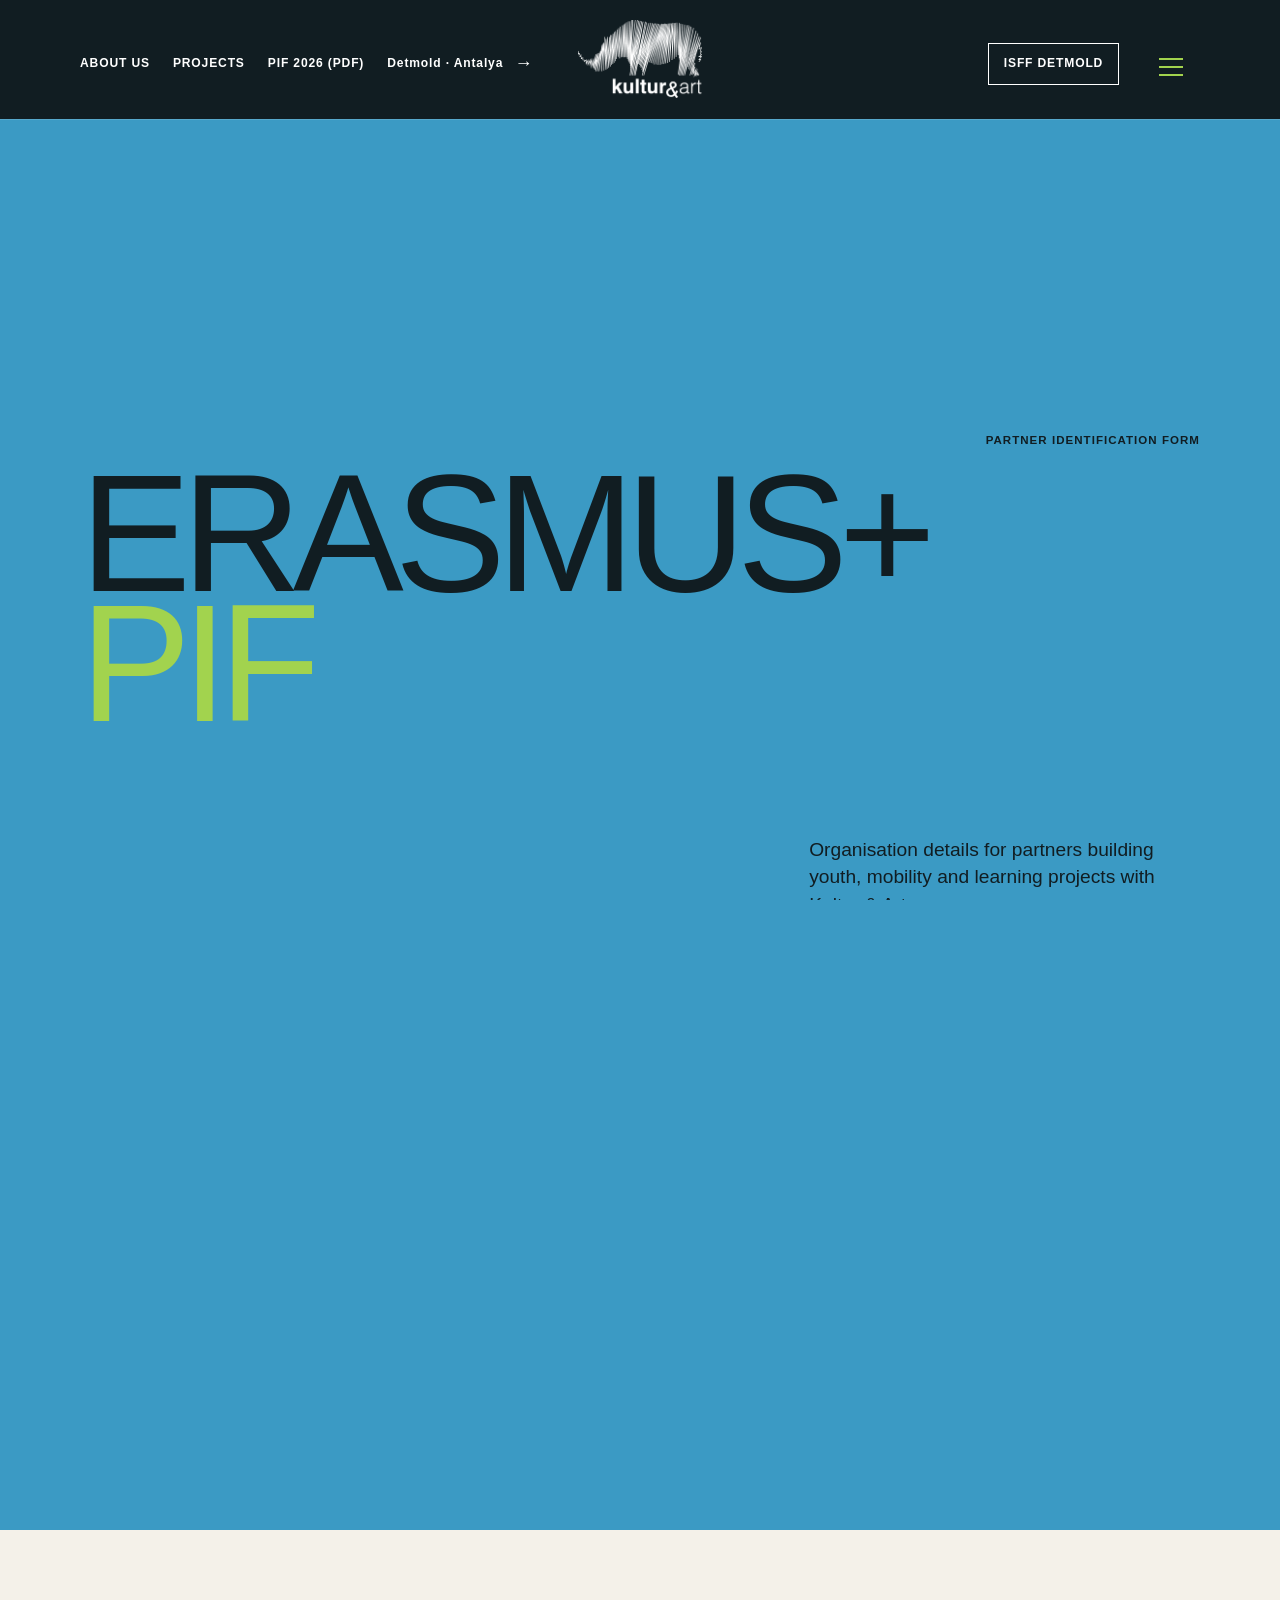
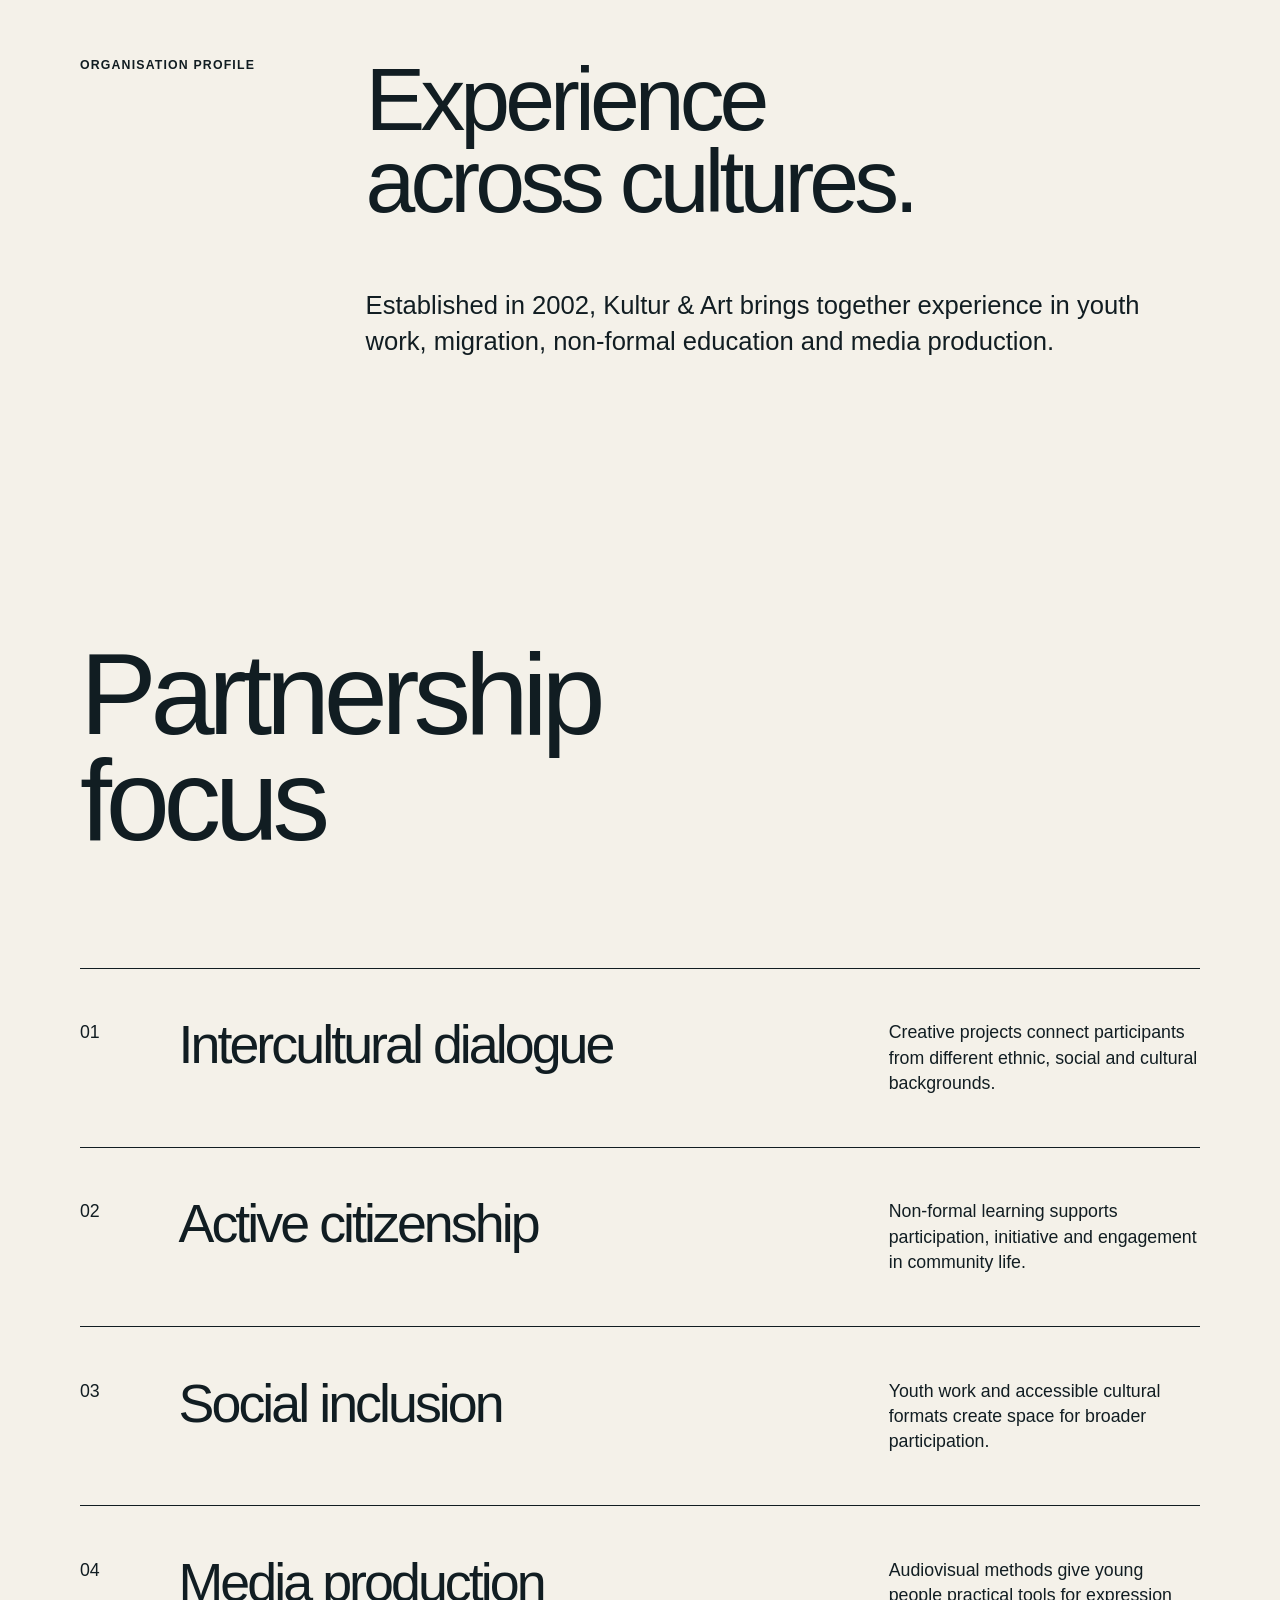
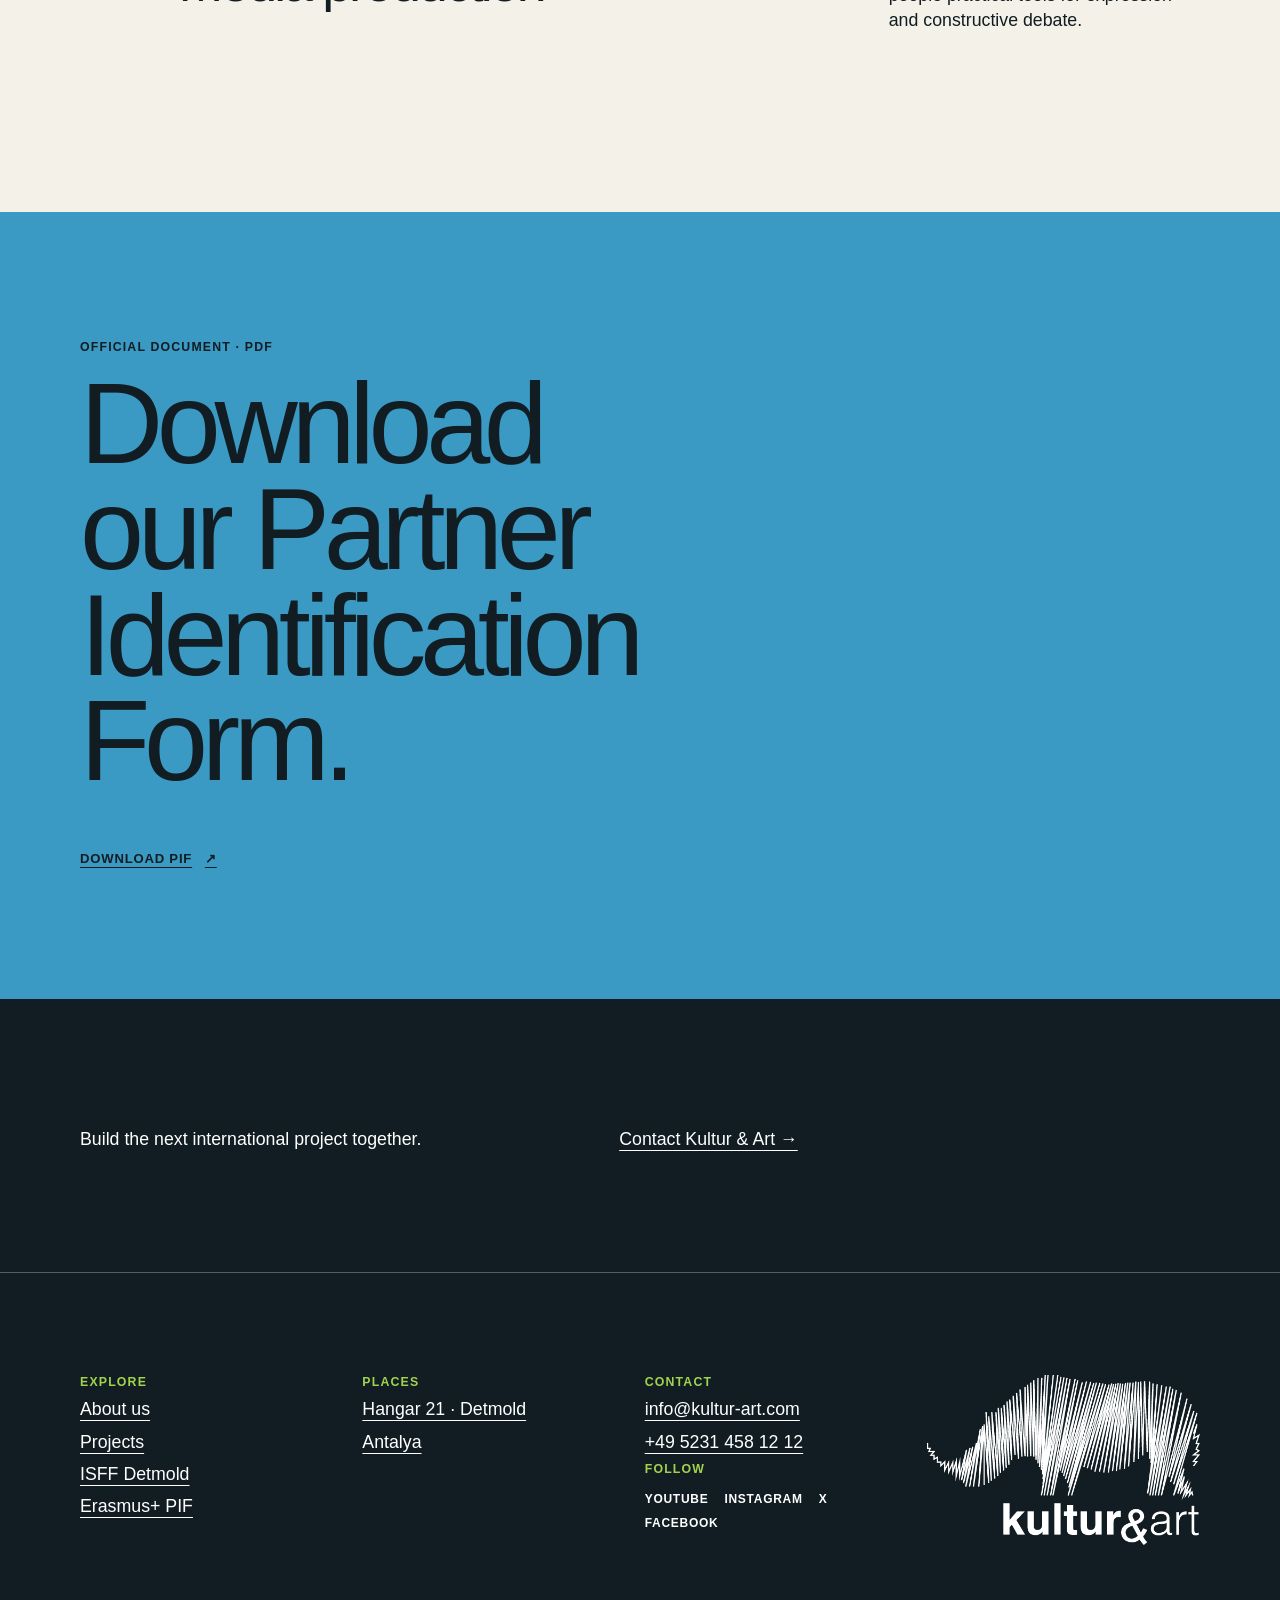
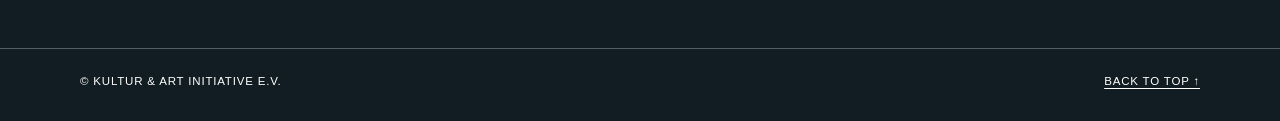
<file: pif/index.html>
<!DOCTYPE html>
<html lang="en">
  <head>
    <meta charset="UTF-8">
    <meta name="viewport" content="width=device-width, initial-scale=1.0">
    <meta name="description" content="Kultur &amp; Art Initiative e.V. Erasmus+ Partner Identification Form and organisation profile.">
    <title>Erasmus+ PIF — Kultur &amp; Art</title>
    <script>document.documentElement.classList.add("js");</script>
    <link rel="stylesheet" href="../css/styles.css">
  </head>
  <body class="subpage">
    <a class="skip-link" href="#main-content">Skip to content</a>
    <header class="site-header">
      <nav class="site-header__primary" aria-label="Primary navigation"><a class="header-link" href="../about/">About us</a><a class="header-link" href="../projects/">Projects</a><a class="header-link" href="../assets/brand/KUA%20PIF%202026-2.pdf" target="_blank" rel="noopener">PIF 2026 (PDF)</a><a class="header-status" href="../about/#locations"><span>Detmold · Antalya</span><span aria-hidden="true">→</span></a></nav>
      <a class="site-logo" href="../" aria-label="Kultur &amp; Art home"><img src="../assets/brand/kulturart-logo.png" alt="Kultur &amp; Art" width="512" height="313"></a>
      <div class="site-header__tools"><a class="header-link header-link--featured" href="../isff-detmold/">ISFF Detmold</a><details class="site-menu"><summary><span class="site-menu__label">Menu</span><span class="site-menu__icon" aria-hidden="true"></span></summary><div class="site-menu__overlay"><div class="site-menu__heading">Explore</div><nav class="site-menu__main" aria-label="Menu navigation"><a href="../"><span>01</span> Home</a><a href="../about/"><span>02</span> About us</a><a href="../projects/"><span>03</span> Projects</a><a href="../isff-detmold/"><span>04</span> ISFF Detmold</a><a href="../assets/brand/KUA%20PIF%202026-2.pdf" target="_blank" rel="noopener"><span>05</span> Erasmus+ PIF (PDF)</a></nav><div class="site-menu__meta"><div><p class="eyebrow">Focus</p><p>Youth · Mobility<br>Inclusion · Exchange</p></div><div><p class="eyebrow">Contact</p><a href="mailto:info@kultur-art.com">info@kultur-art.com</a><a href="../assets/brand/KUA%20PIF%202026-2.pdf" target="_blank" rel="noopener">Partner information (PDF)</a></div></div></div></details></div>
    </header>
    <main id="main-content">
      <section class="page-hero" data-scroll-scene data-menu-theme="blue" aria-labelledby="page-title"><div class="page-hero__stage"><p class="page-hero__index">Partner Identification Form</p><h1 class="page-hero__title" id="page-title">Erasmus+ <span>PIF</span></h1><div class="page-hero__intro"><p>Organisation details for partners building youth, mobility and learning projects with Kultur &amp; Art.</p></div></div></section>
      <section class="page-intro" data-menu-theme="paper"><div class="page-intro__grid container"><p class="eyebrow">Organisation profile</p><div><h2>Experience across cultures.</h2><p class="page-intro__text">Established in 2002, Kultur &amp; Art brings together experience in youth work, migration, non-formal education and media production.</p></div></div></section>
      <section class="page-list" aria-labelledby="pif-focus"><div class="container"><h2 class="page-list__heading" id="pif-focus">Partnership focus</h2><article class="page-list__item"><p>01</p><h3>Intercultural dialogue</h3><p>Creative projects connect participants from different ethnic, social and cultural backgrounds.</p></article><article class="page-list__item"><p>02</p><h3>Active citizenship</h3><p>Non-formal learning supports participation, initiative and engagement in community life.</p></article><article class="page-list__item"><p>03</p><h3>Social inclusion</h3><p>Youth work and accessible cultural formats create space for broader participation.</p></article><article class="page-list__item"><p>04</p><h3>Media production</h3><p>Audiovisual methods give young people practical tools for expression and constructive debate.</p></article></div></section>
      <section class="page-cta"><div class="container"><p class="eyebrow">Official document · PDF</p><h2>Download our Partner Identification Form.</h2><a class="section-link" href="../assets/brand/KUA%20PIF%202026-2.pdf" target="_blank" rel="noopener">Download PIF <span aria-hidden="true">↗</span></a></div></section>
    </main>
    <footer class="site-footer"><div class="site-footer__statement container"><p>Build the next international project together.</p><a href="mailto:info@kultur-art.com">Contact Kultur &amp; Art <span aria-hidden="true">→</span></a></div><div class="site-footer__links container"><div><p class="eyebrow">Explore</p><a href="../about/">About us</a><a href="../projects/">Projects</a><a href="../isff-detmold/">ISFF Detmold</a><a href="../pif/">Erasmus+ PIF</a></div><div><p class="eyebrow">Places</p><a href="../about/#locations">Hangar 21 · Detmold</a><a href="../about/#locations">Antalya</a></div><div><p class="eyebrow">Contact</p><a href="mailto:info@kultur-art.com">info@kultur-art.com</a><a href="tel:+4952314581212">+49 5231 458 12 12</a></div><div class="site-footer__brand"><img src="../assets/brand/kulturart-logo.png" alt="Kultur &amp; Art" width="512" height="313"></div></div><div class="site-footer__legal container"><p>© Kultur &amp; Art Initiative e.V.</p><a href="#main-content">Back to top ↑</a></div></footer>
    <script src="../js/main.js"></script>
  </body>
</html>
</file>
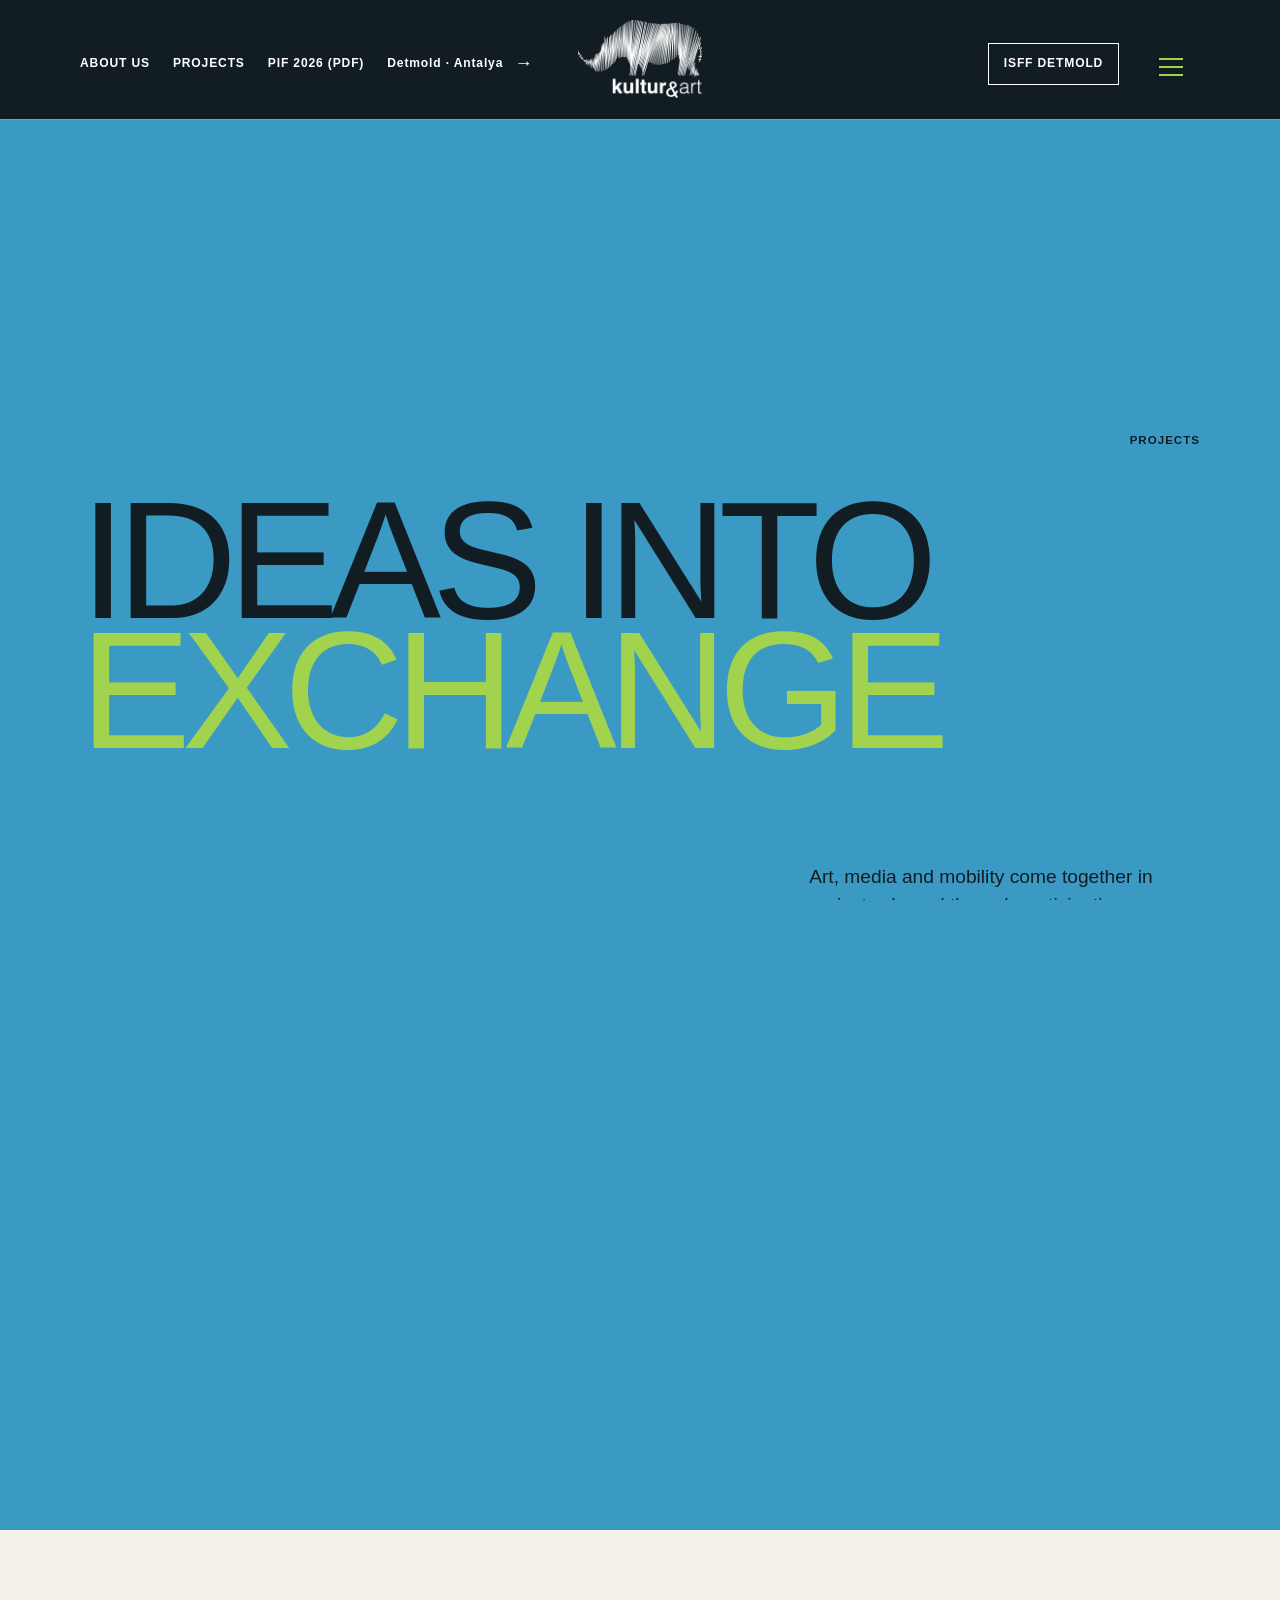
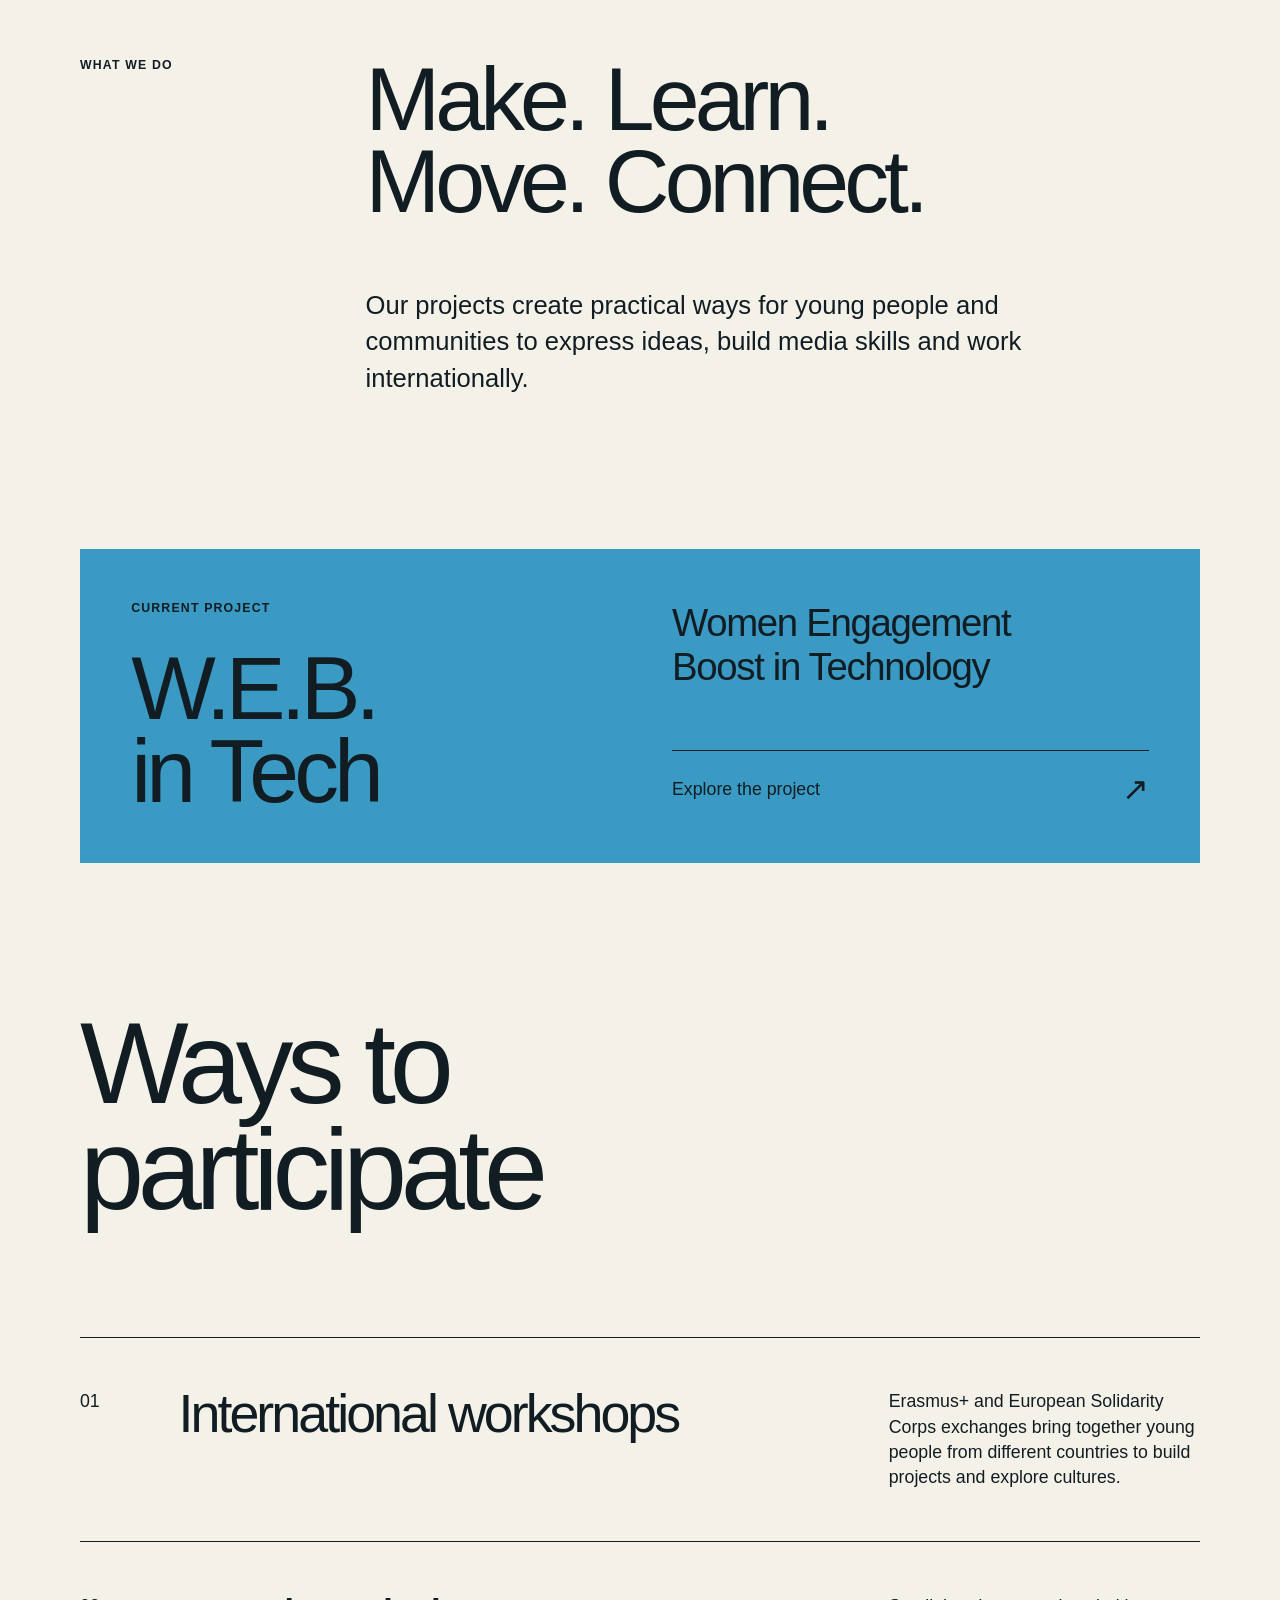
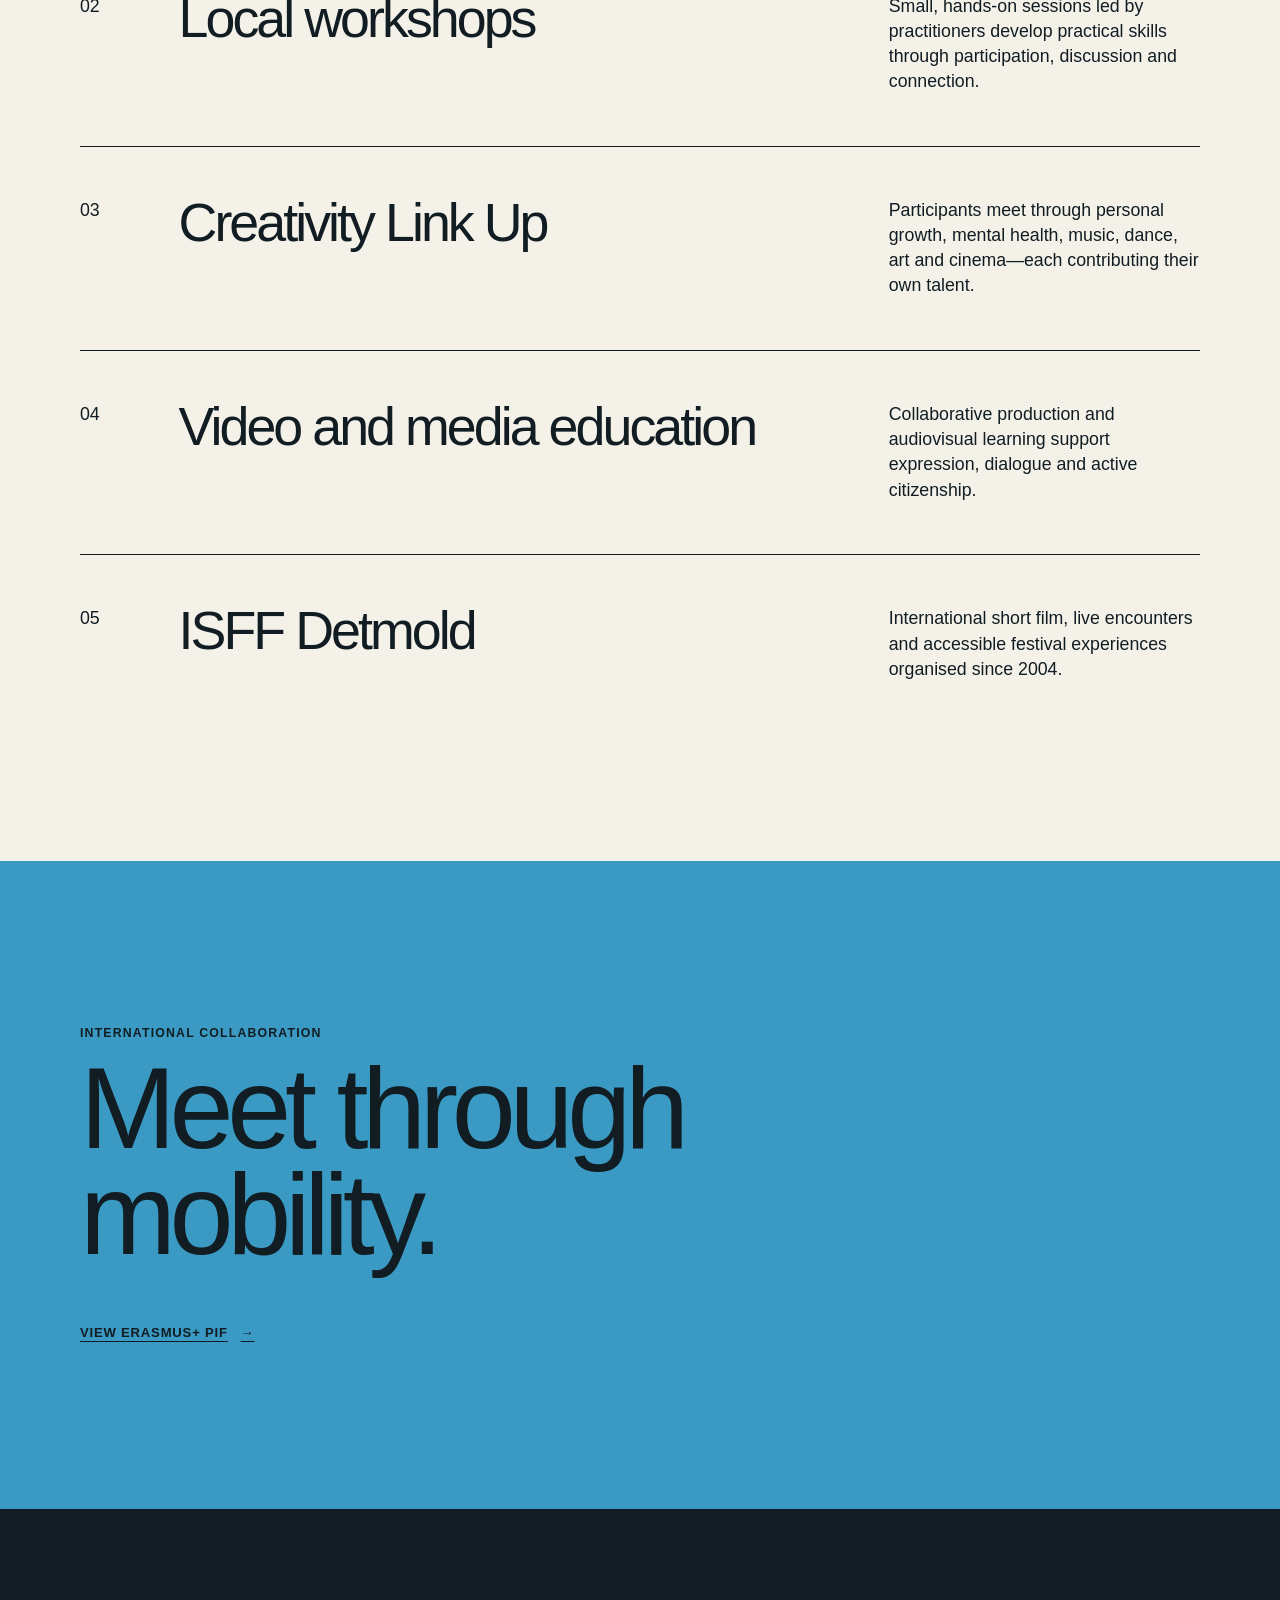
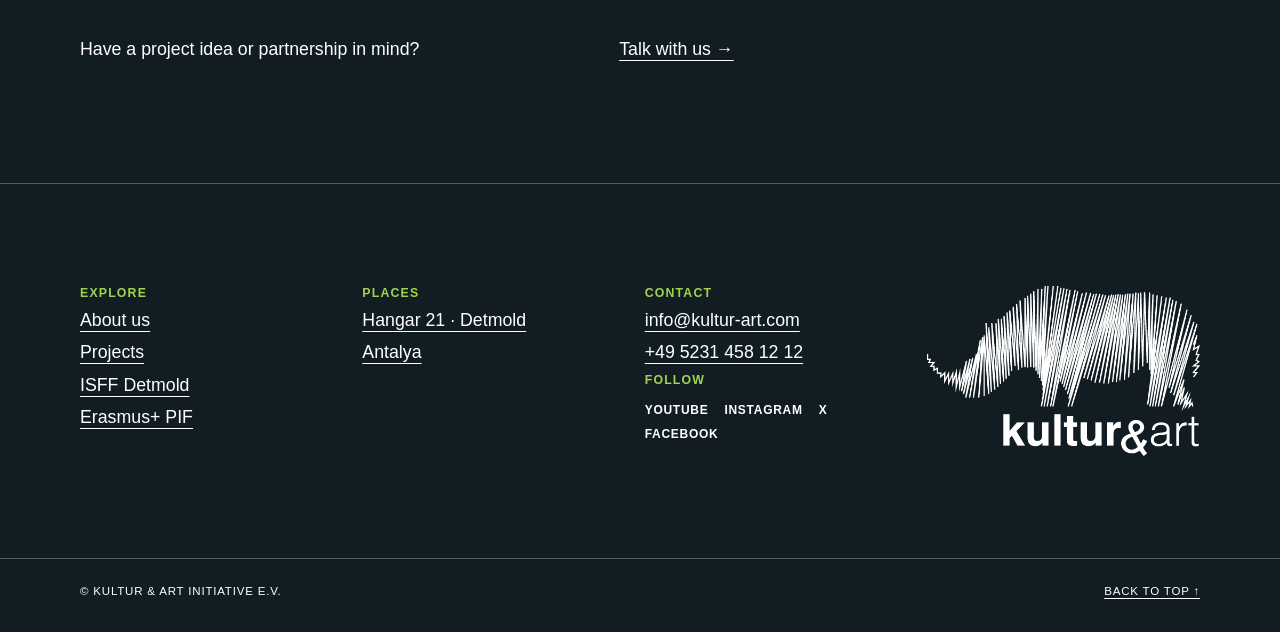
<file: projects/index.html>
<!DOCTYPE html>
<html lang="en">
  <head>
    <meta charset="UTF-8">
    <meta name="viewport" content="width=device-width, initial-scale=1.0">
    <meta name="description" content="Kultur &amp; Art projects in culture, media education, youth work and international exchange.">
    <title>Projects — Kultur &amp; Art</title>
    <script>document.documentElement.classList.add("js");</script>
    <link rel="stylesheet" href="../css/styles.css">
  </head>
  <body class="subpage">
    <a class="skip-link" href="#main-content">Skip to content</a>
    <header class="site-header">
      <nav class="site-header__primary" aria-label="Primary navigation"><a class="header-link" href="../about/">About us</a><a class="header-link" href="../projects/" aria-current="page">Projects</a><a class="header-link" href="../assets/brand/KUA%20PIF%202026-2.pdf" target="_blank" rel="noopener">PIF 2026 (PDF)</a><a class="header-status" href="../about/#locations"><span>Detmold · Antalya</span><span aria-hidden="true">→</span></a></nav>
      <a class="site-logo" href="../" aria-label="Kultur &amp; Art home"><img src="../assets/brand/kulturart-logo.png" alt="Kultur &amp; Art" width="512" height="313"></a>
      <div class="site-header__tools"><a class="header-link header-link--featured" href="../isff-detmold/">ISFF Detmold</a><details class="site-menu"><summary><span class="site-menu__label">Menu</span><span class="site-menu__icon" aria-hidden="true"></span></summary><div class="site-menu__overlay"><div class="site-menu__heading">Explore</div><nav class="site-menu__main" aria-label="Menu navigation"><a href="../"><span>01</span> Home</a><a href="../about/"><span>02</span> About us</a><a href="../projects/" aria-current="page"><span>03</span> Projects</a><a href="../isff-detmold/"><span>04</span> ISFF Detmold</a><a href="../assets/brand/KUA%20PIF%202026-2.pdf" target="_blank" rel="noopener"><span>05</span> Erasmus+ PIF (PDF)</a></nav><div class="site-menu__meta"><div><p class="eyebrow">Based in</p><p>Detmold, Germany<br>Antalya, Türkiye</p></div><div><p class="eyebrow">Contact</p><a href="mailto:info@kultur-art.com">info@kultur-art.com</a><a href="../assets/brand/KUA%20PIF%202026-2.pdf" target="_blank" rel="noopener">Partner information (PDF)</a></div></div></div></details></div>
    </header>
    <main id="main-content">
      <section class="page-hero" data-scroll-scene data-menu-theme="blue" aria-labelledby="page-title"><div class="page-hero__stage"><p class="page-hero__index">Projects</p><h1 class="page-hero__title" id="page-title">Ideas into <span>exchange</span></h1><div class="page-hero__intro"><p>Art, media and mobility come together in projects shaped through participation.</p></div></div></section>
      <section class="page-intro" data-menu-theme="paper"><div class="page-intro__grid container"><p class="eyebrow">What we do</p><div><h2>Make. Learn. Move. Connect.</h2><p class="page-intro__text">Our projects create practical ways for young people and communities to express ideas, build media skills and work internationally.</p></div></div></section>
      <section class="web-project-list container" aria-labelledby="current-project-title" data-menu-theme="paper">
        <h2 class="visually-hidden" id="current-project-title">Current project</h2>
          <a class="web-feature" href="../web-in-tech/">
            <div>
              <p class="eyebrow">Current project</p>
              <h3>W.E.B.<br>in Tech</h3>
            </div>
            <div class="web-feature__details">
              <p>Women Engagement Boost in Technology</p>
              <span class="web-feature__link">Explore the project <span aria-hidden="true">↗</span></span>
            </div>
          </a>
      </section>
      <section class="page-list" aria-labelledby="project-list-title"><div class="container"><h2 class="page-list__heading" id="project-list-title">Ways to participate</h2><article class="page-list__item"><p>01</p><h3>International workshops</h3><p>Erasmus+ and European Solidarity Corps exchanges bring together young people from different countries to build projects and explore cultures.</p></article><article class="page-list__item"><p>02</p><h3>Local workshops</h3><p>Small, hands-on sessions led by practitioners develop practical skills through participation, discussion and connection.</p></article><article class="page-list__item"><p>03</p><h3>Creativity Link Up</h3><p>Participants meet through personal growth, mental health, music, dance, art and cinema—each contributing their own talent.</p></article><article class="page-list__item"><p>04</p><h3>Video and media education</h3><p>Collaborative production and audiovisual learning support expression, dialogue and active citizenship.</p></article><article class="page-list__item"><p>05</p><h3>ISFF Detmold</h3><p>International short film, live encounters and accessible festival experiences organised since 2004.</p></article></div></section>
      <section class="page-cta"><div class="container"><p class="eyebrow">International collaboration</p><h2>Meet through mobility.</h2><a class="section-link" href="../pif/">View Erasmus+ PIF <span aria-hidden="true">→</span></a></div></section>
    </main>
    <footer class="site-footer"><div class="site-footer__statement container"><p>Have a project idea or partnership in mind?</p><a href="mailto:info@kultur-art.com">Talk with us <span aria-hidden="true">→</span></a></div><div class="site-footer__links container"><div><p class="eyebrow">Explore</p><a href="../about/">About us</a><a href="../projects/">Projects</a><a href="../isff-detmold/">ISFF Detmold</a><a href="../pif/">Erasmus+ PIF</a></div><div><p class="eyebrow">Places</p><a href="../about/#locations">Hangar 21 · Detmold</a><a href="../about/#locations">Antalya</a></div><div><p class="eyebrow">Contact</p><a href="mailto:info@kultur-art.com">info@kultur-art.com</a><a href="tel:+4952314581212">+49 5231 458 12 12</a></div><div class="site-footer__brand"><img src="../assets/brand/kulturart-logo.png" alt="Kultur &amp; Art" width="512" height="313"></div></div><div class="site-footer__legal container"><p>© Kultur &amp; Art Initiative e.V.</p><a href="#main-content">Back to top ↑</a></div></footer>
    <script src="../js/main.js"></script>
  </body>
</html>
</file>
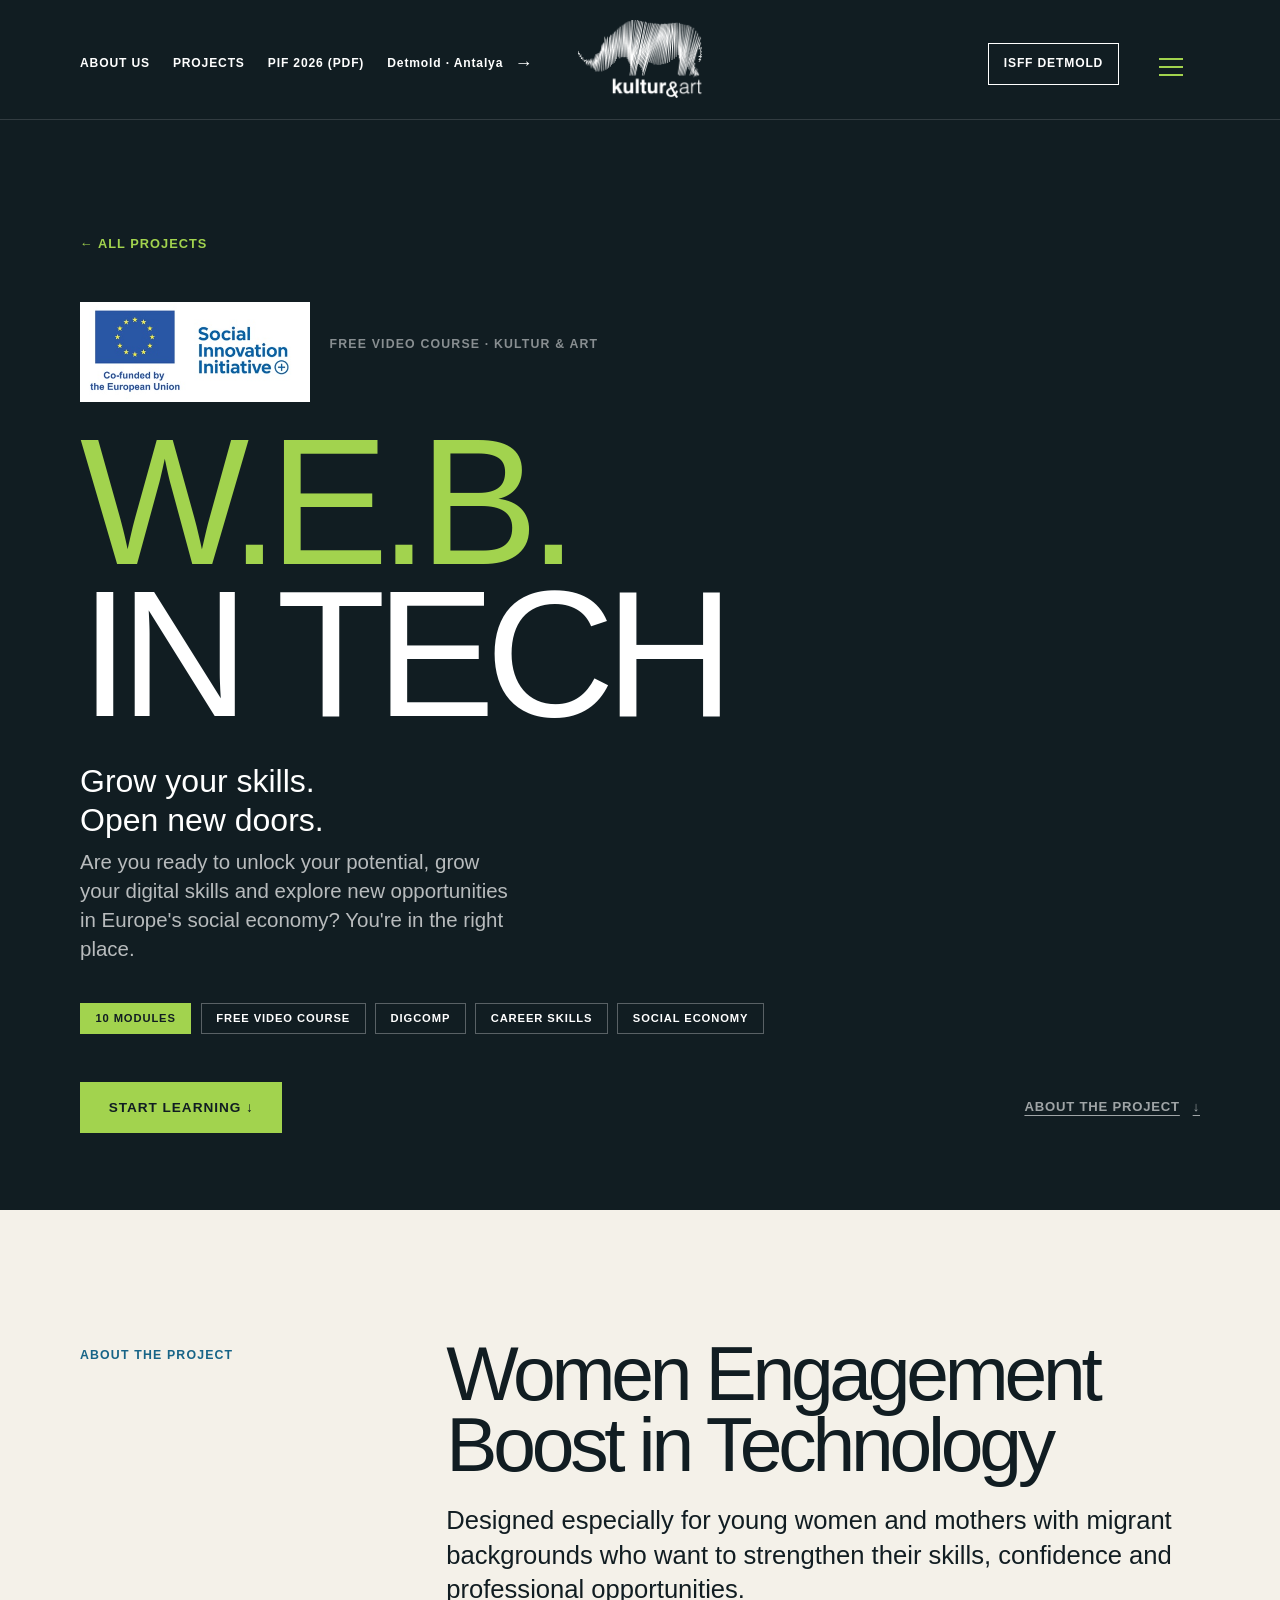
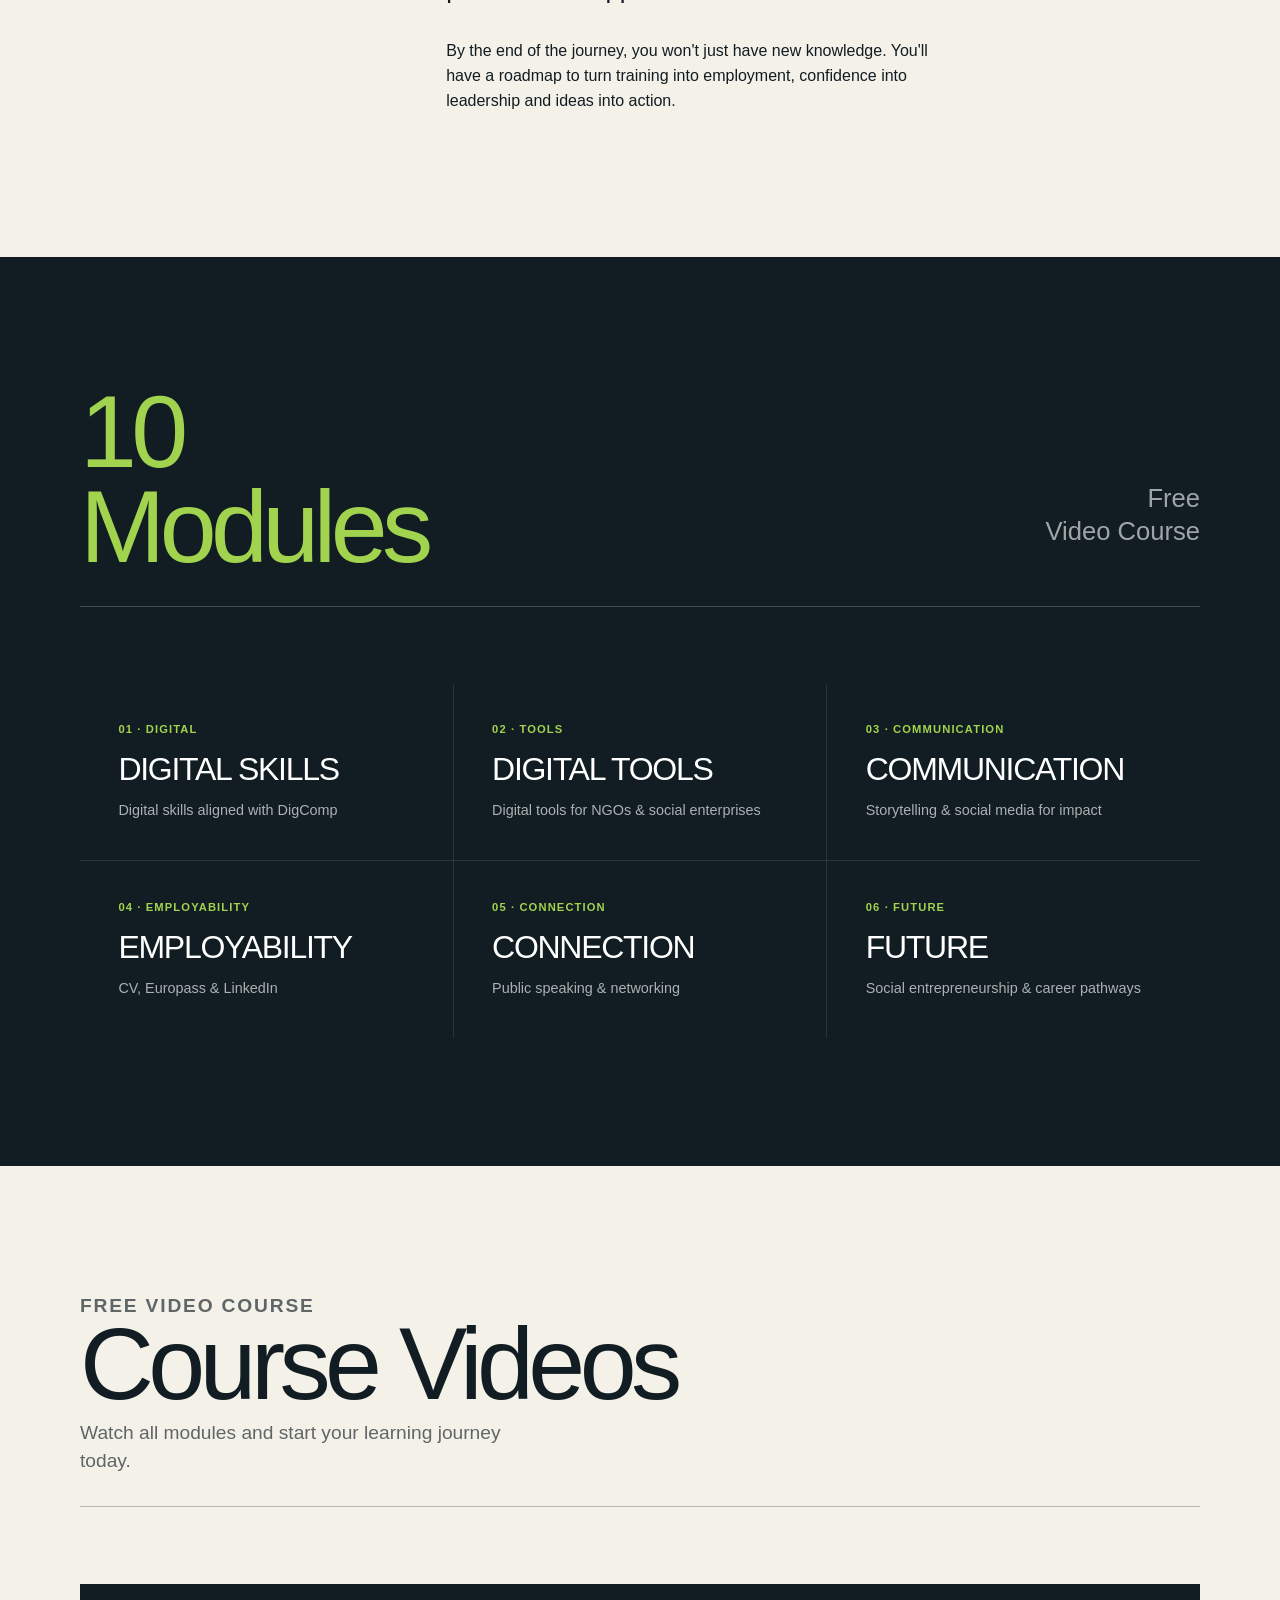
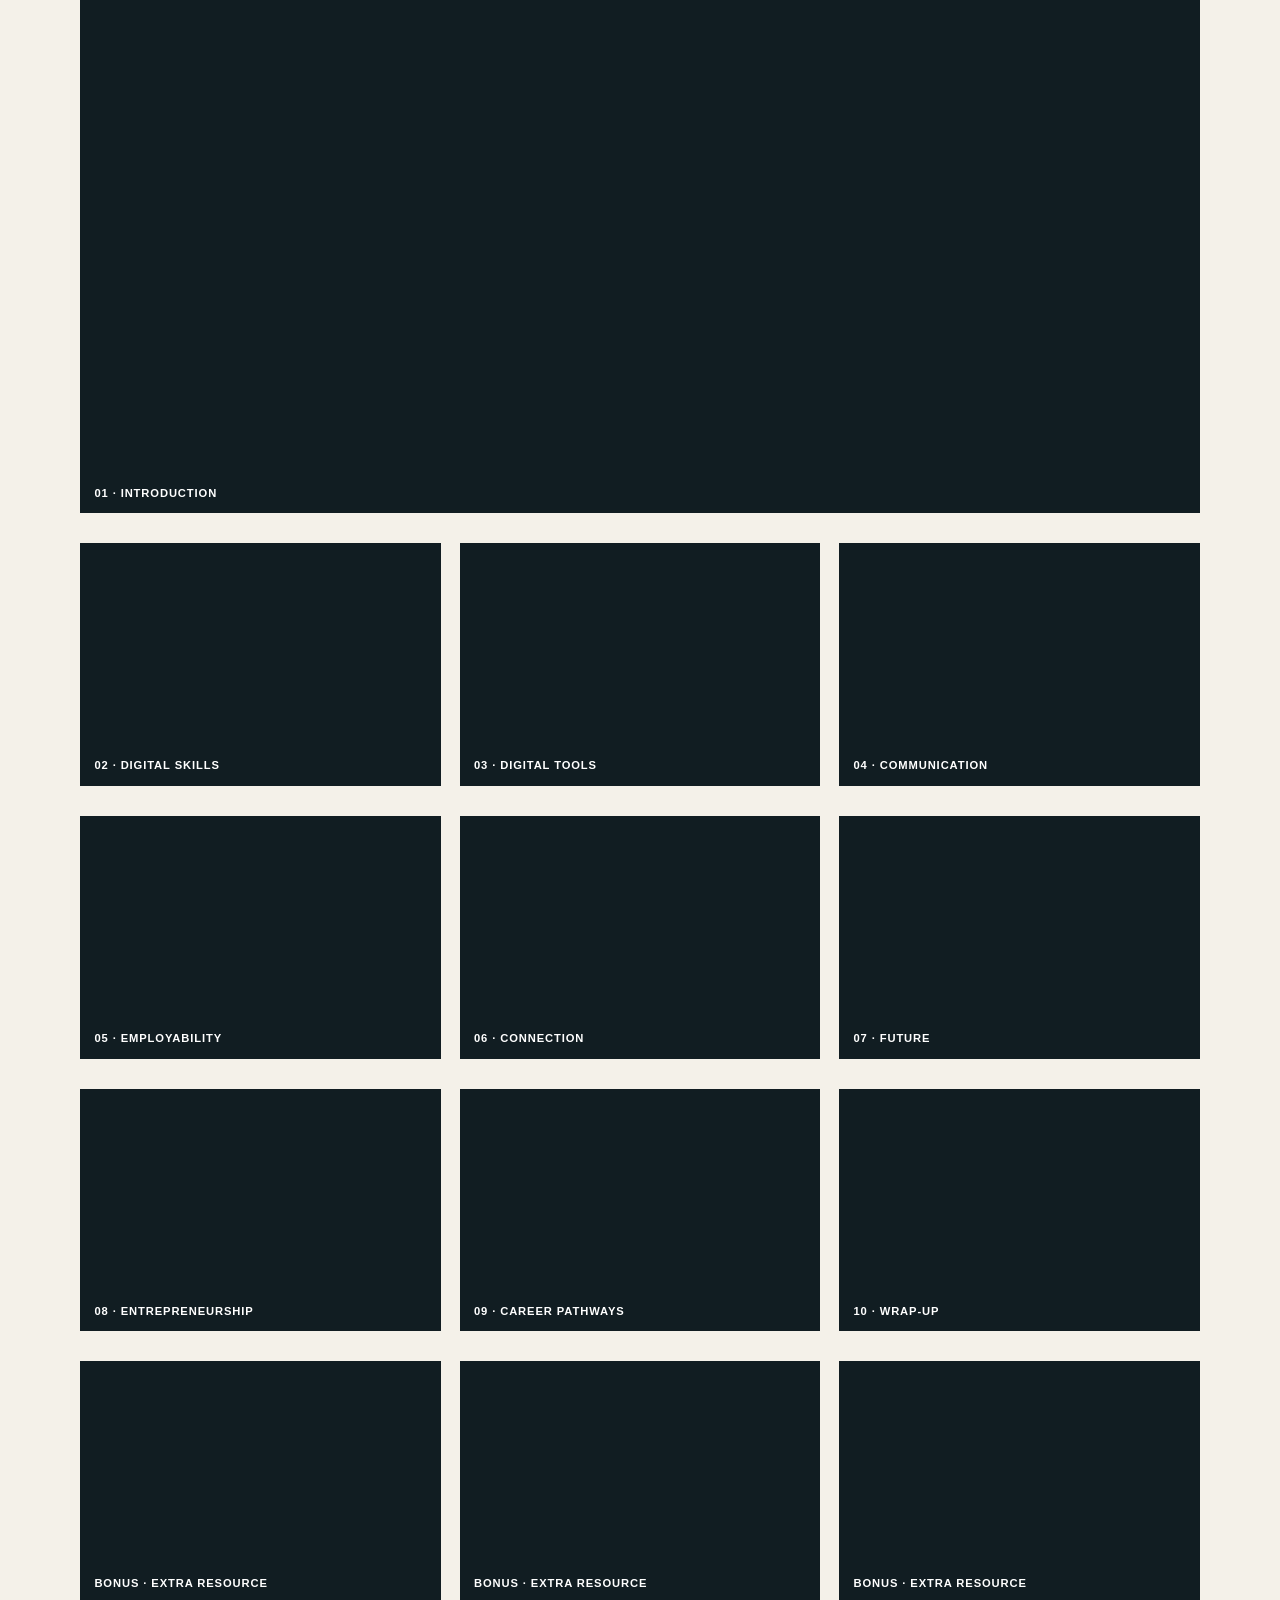
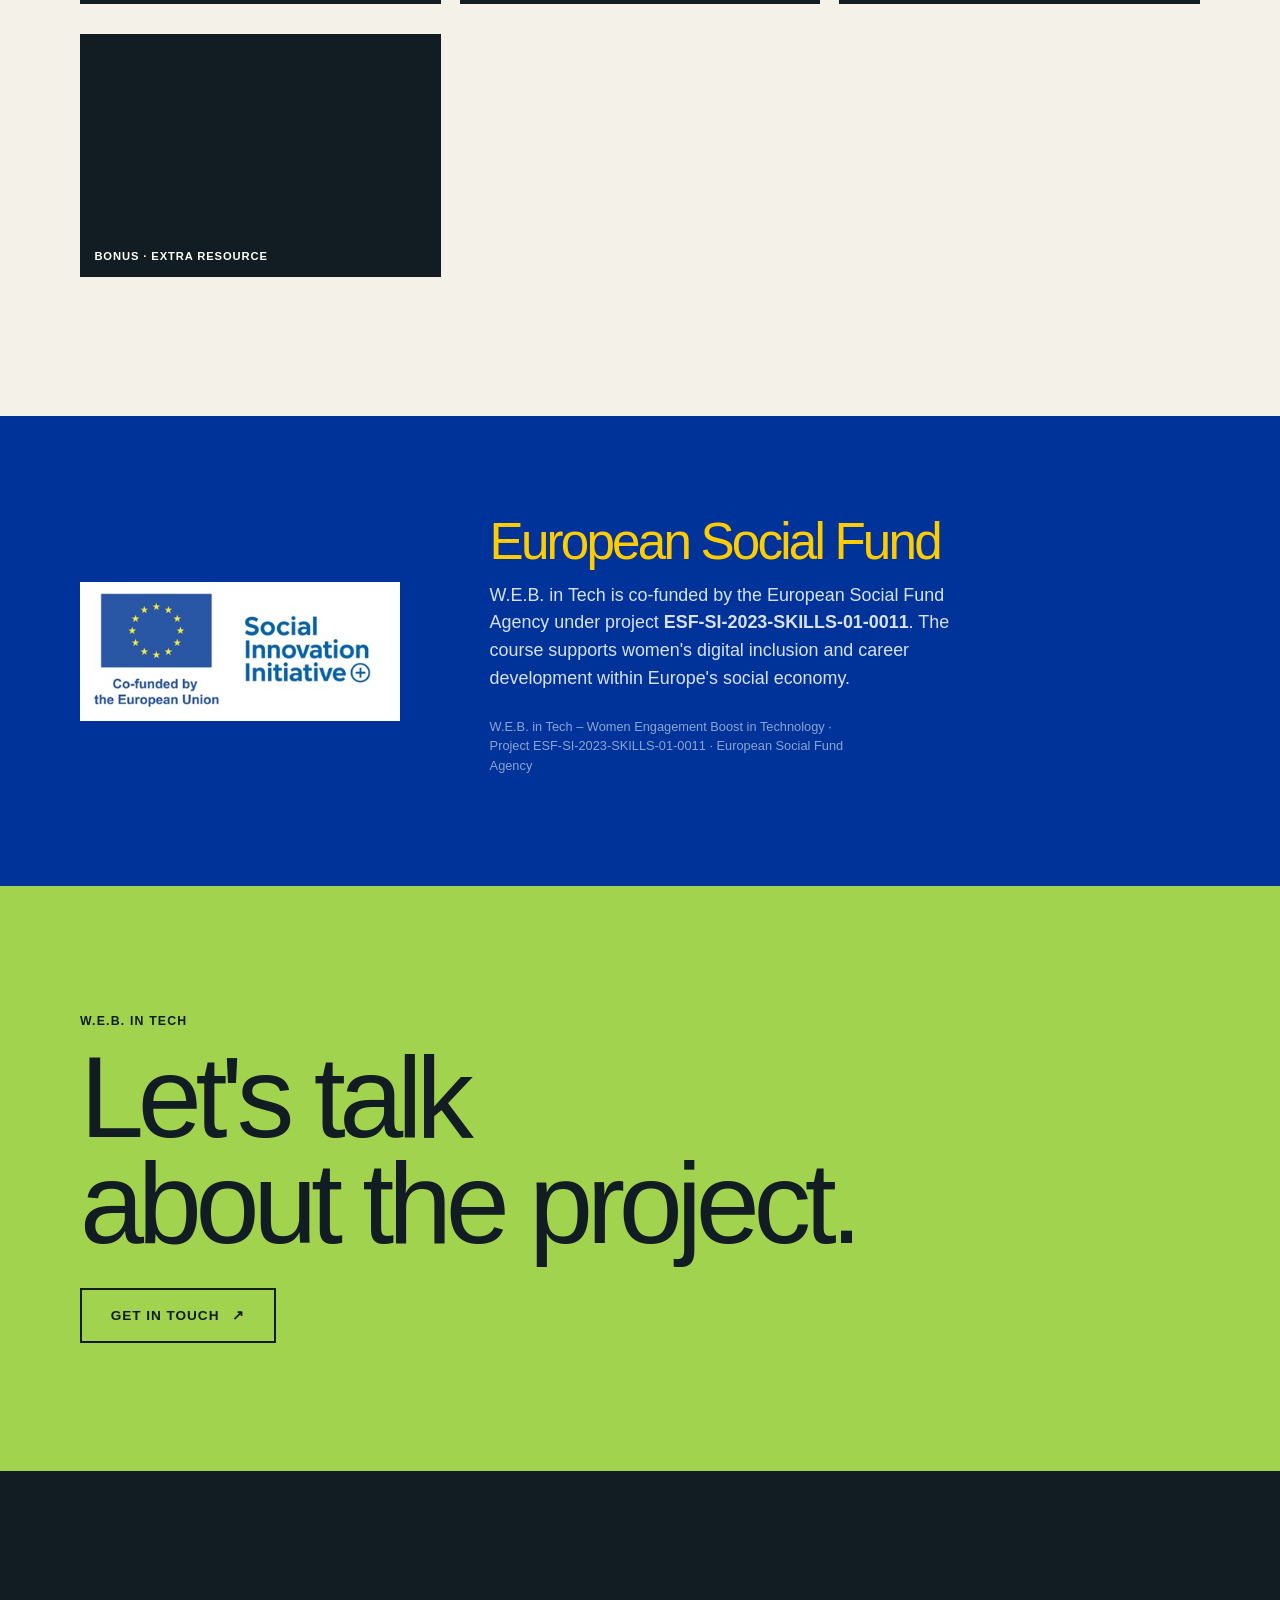
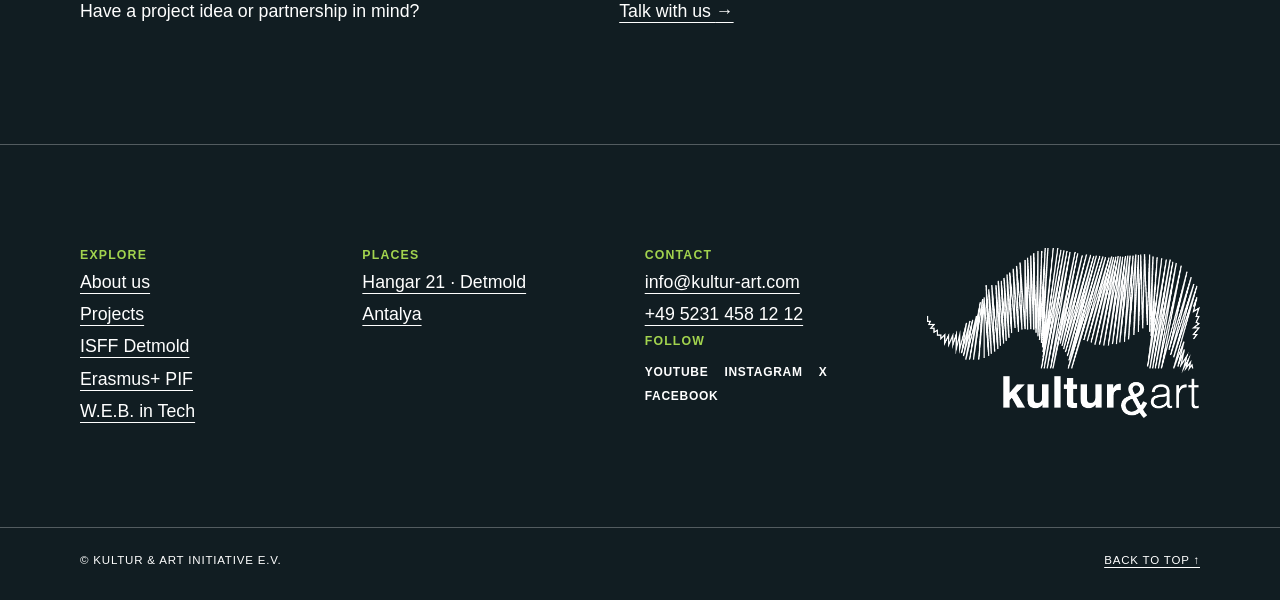
<file: web-in-tech/index.html>
<!DOCTYPE html>
<html lang="en">
  <head>
    <meta charset="UTF-8">
    <meta name="viewport" content="width=device-width, initial-scale=1.0">
    <meta name="description" content="W.E.B. in Tech · Women Engagement Boost in Technology. A free video course to grow digital skills, open new doors and explore opportunities in Europe's social economy.">
    <title>W.E.B. in Tech — Kultur &amp; Art</title>
    <script>document.documentElement.classList.add("js");</script>
    <link rel="stylesheet" href="../css/styles.css">
    <style>
      /* ── W.E.B. in Tech page-specific styles ── */

      /* Hero override – dark background */
      .web-hero {
        padding-block: clamp(10rem, 18vw, 16rem) clamp(3rem, 6vw, 6rem);
        background: var(--ink);
        color: var(--white);
      }

      .web-hero__back {
        display: inline-block;
        margin-bottom: 3rem;
        color: var(--lime);
        text-decoration: none;
        font-size: 0.8rem;
        font-weight: 700;
        letter-spacing: 0.08em;
        text-transform: uppercase;
      }

      .web-hero__eyebrow {
        display: flex;
        align-items: center;
        gap: 1.2rem;
        margin-bottom: 1.5rem;
      }

      .web-hero__funding-logo {
        display: block;
        width: clamp(11rem, 18vw, 15rem);
        height: auto;
      }

      /* EU logo badge in hero */
      .eu-badge {
        display: inline-flex;
        align-items: center;
        gap: 0.6rem;
        padding: 0.45rem 0.9rem 0.45rem 0.45rem;
        background: #fff;
        border-radius: 2px;
        color: #003399;
        font-size: 0.62rem;
        font-weight: 700;
        letter-spacing: 0.04em;
        line-height: 1.2;
        text-transform: none;
        white-space: nowrap;
        flex-shrink: 0;
      }

      .eu-badge__flag {
        display: flex;
        align-items: center;
        justify-content: center;
        width: 2.4rem;
        height: 1.6rem;
        background: #003399;
        border-radius: 1px;
        flex-shrink: 0;
      }

      /* EU stars drawn with CSS */
      .eu-badge__stars {
        position: relative;
        width: 1.5rem;
        height: 1.5rem;
      }

      .eu-badge__stars::before {
        content: "★ ★ ★\A★       ★\A★       ★\A★       ★\A★ ★ ★";
        display: block;
        white-space: pre;
        color: #FFCC00;
        font-size: 0.22rem;
        line-height: 1.6;
        letter-spacing: 0.1rem;
        text-align: center;
      }

      /* Cleaner EU flag using SVG inline */
      .eu-flag-svg {
        width: 2.6rem;
        height: 1.75rem;
        flex-shrink: 0;
        border-radius: 1px;
      }

      .eu-badge__text {
        line-height: 1.25;
      }

      .web-hero h1 {
        margin-block: 1.5rem 2rem;
        font-size: clamp(4.5rem, 14vw, 13rem);
        line-height: 0.85;
        text-transform: uppercase;
        color: var(--lime);
      }

      .web-hero h1 span {
        color: var(--white);
        display: block;
      }

      .web-hero__subtitle {
        font-size: clamp(1.35rem, 2.5vw, 2.2rem);
        font-weight: 400;
        margin: 0 0 0.5rem;
        line-height: 1.2;
        max-width: 18ch;
      }

      .web-hero__tagline {
        font-size: clamp(1rem, 1.6vw, 1.5rem);
        color: rgba(255,255,255,0.7);
        max-width: 38ch;
        margin: 0 0 2.5rem;
      }

      .web-hero__details {
        display: flex;
        flex-wrap: wrap;
        align-items: center;
        justify-content: space-between;
        gap: 2rem;
      }

      .web-hero__cta {
        display: inline-flex;
        align-items: center;
        gap: 0.8rem;
        padding: 1rem 1.8rem;
        background: var(--lime);
        color: var(--ink);
        font-size: 0.85rem;
        font-weight: 700;
        letter-spacing: 0.07em;
        text-decoration: none;
        text-transform: uppercase;
        transition: background var(--fast) var(--ease);
      }

      .web-hero__cta:hover {
        background: #b8e95e;
      }

      /* Pill badges row */
      .web-pills {
        display: flex;
        flex-wrap: wrap;
        gap: 0.6rem;
        margin-top: 2.5rem;
      }

      .web-pill {
        display: inline-flex;
        align-items: center;
        gap: 0.5rem;
        padding: 0.4rem 0.9rem;
        border: 1px solid rgba(255,255,255,0.3);
        color: var(--white);
        font-size: 0.7rem;
        font-weight: 700;
        letter-spacing: 0.08em;
        text-transform: uppercase;
      }

      .web-pill--lime {
        background: var(--lime);
        border-color: var(--lime);
        color: var(--ink);
      }

      /* ── About section ── */
      .web-about {
        padding-block: var(--section-space);
        background: var(--paper);
      }

      .web-about__grid {
        display: grid;
        grid-template-columns: minmax(9rem, 0.35fr) 1fr;
        gap: clamp(3rem, 8vw, 10rem);
        align-items: start;
      }

      .web-about__label {
        padding-top: 0.6rem;
      }

      .web-about__label .eyebrow {
        color: var(--blue-dark);
      }

      .web-about__body h2 {
        font-size: clamp(3rem, 6vw, 6.5rem);
        margin-bottom: 1.5rem;
      }

      .web-about__body .lead {
        font-size: clamp(1.25rem, 2vw, 1.9rem);
        line-height: 1.35;
        margin-bottom: 2rem;
        max-width: 52ch;
      }

      .web-about__body p {
        max-width: 58ch;
        font-size: clamp(1rem, 1.2vw, 1.25rem);
        line-height: 1.55;
      }

      /* ── Modules section ── */
      .web-modules {
        padding-block: var(--section-space);
        background: var(--ink);
        color: var(--white);
      }

      .web-modules__header {
        display: grid;
        grid-template-columns: 1fr auto;
        align-items: end;
        gap: 2rem;
        margin-bottom: clamp(3rem, 6vw, 7rem);
        padding-bottom: 2rem;
        border-bottom: 1px solid rgba(255,255,255,0.2);
      }

      .web-modules__header h2 {
        font-size: clamp(3.5rem, 8vw, 9rem);
        margin: 0;
        color: var(--lime);
      }

      .web-modules__count {
        font-size: clamp(1rem, 2vw, 1.6rem);
        opacity: 0.6;
        text-align: right;
        line-height: 1.3;
      }

      .web-modules__grid {
        display: grid;
        grid-template-columns: repeat(3, minmax(0, 1fr));
        gap: 1px;
        background: rgba(255,255,255,0.1);
      }

      .module-card {
        display: flex;
        flex-direction: column;
        gap: 1rem;
        padding: clamp(1.5rem, 3vw, 3rem);
        background: var(--ink);
        transition: background var(--fast) var(--ease);
      }

      .module-card:hover {
        background: #0e1b20;
      }

      .module-card__num {
        font-size: 0.7rem;
        font-weight: 700;
        letter-spacing: 0.1em;
        color: var(--lime);
        text-transform: uppercase;
      }

      .module-card__title {
        font-size: clamp(1.5rem, 2.5vw, 2.4rem);
        font-family: var(--display);
        font-weight: 500;
        letter-spacing: -0.04em;
        line-height: 0.95;
        text-transform: uppercase;
        margin: 0;
      }

      .module-card__desc {
        font-size: 0.9rem;
        opacity: 0.65;
        margin: 0;
        line-height: 1.5;
      }

      /* ── Videos section ── */
      .web-videos {
        padding-block: var(--section-space);
        background: var(--paper);
      }

      .web-videos__header {
        margin-bottom: clamp(3rem, 6vw, 6rem);
        border-bottom: 1px solid var(--line);
        padding-bottom: 2rem;
      }

      .web-videos__header h2 {
        font-size: clamp(3.5rem, 8vw, 9rem);
        margin: 0 0 0.5rem;
      }

      .web-videos__header p {
        font-size: clamp(1rem, 1.5vw, 1.4rem);
        opacity: 0.65;
        margin: 0;
        max-width: 42ch;
      }

      .video-grid {
        display: grid;
        grid-template-columns: repeat(3, minmax(0, 1fr));
        gap: var(--gap);
      }

      .video-item {
        display: flex;
        flex-direction: column;
        gap: 0;
      }

      .video-item__embed {
        position: relative;
        width: 100%;
        aspect-ratio: 16 / 9;
        background: var(--ink);
        overflow: hidden;
      }

      .video-item__embed iframe {
        position: absolute;
        inset: 0;
        width: 100%;
        height: 100%;
        border: 0;
      }

      .video-item__label {
        padding: 0.75rem 0.9rem;
        background: var(--ink);
        color: var(--white);
        font-size: 0.7rem;
        font-weight: 700;
        letter-spacing: 0.08em;
        text-transform: uppercase;
      }

      /* Featured first video */
      .video-item--featured {
        grid-column: 1 / -1;
      }

      .video-item--featured .video-item__embed {
        aspect-ratio: 16 / 7;
      }

      /* ── Funding / EU section ── */
      .web-funding {
        padding-block: clamp(4rem, 8vw, 9rem);
        background: #003399;
        color: var(--white);
      }

      .web-funding__inner {
        display: grid;
        grid-template-columns: auto 1fr;
        gap: clamp(3rem, 7vw, 8rem);
        align-items: center;
      }

      .web-funding__logo {
        display: flex;
        flex-direction: column;
        align-items: center;
        gap: 1rem;
        flex-shrink: 0;
      }

      .web-funding__logo-image {
        display: block;
        width: clamp(13rem, 25vw, 24rem);
        height: auto;
      }

      .web-funding__text h2 {
        font-size: clamp(2rem, 4vw, 4.5rem);
        margin-bottom: 1rem;
        color: #FFCC00;
      }

      .web-funding__text p {
        max-width: 52ch;
        font-size: clamp(1rem, 1.4vw, 1.3rem);
        opacity: 0.85;
        margin-bottom: 0.5rem;
        line-height: 1.55;
      }

      .web-funding__text p.small {
        font-size: 0.8rem;
        opacity: 0.55;
        margin-top: 1.5rem;
      }

      /* ── CTA ── */
      .web-cta {
        padding-block: var(--section-space);
        background: var(--lime);
      }

      .web-cta h2 {
        font-size: clamp(4rem, 9vw, 10rem);
        max-width: 13ch;
        margin-bottom: 2rem;
      }

      .web-cta .section-link {
        display: inline-flex;
        align-items: center;
        gap: 0.8rem;
        font-size: 0.85rem;
        font-weight: 700;
        letter-spacing: 0.07em;
        text-decoration: none;
        text-transform: uppercase;
        padding: 1rem 1.8rem;
        border: 2px solid var(--ink);
        transition: background var(--fast), color var(--fast);
      }

      .web-cta .section-link:hover {
        background: var(--ink);
        color: var(--lime);
      }

      /* Responsive */
      @media (max-width: 63.99rem) {
        .web-modules__grid {
          grid-template-columns: repeat(2, minmax(0, 1fr));
        }

        .video-grid {
          grid-template-columns: repeat(2, minmax(0, 1fr));
        }

        .video-item--featured {
          grid-column: 1 / -1;
        }

        .web-funding__inner {
          grid-template-columns: 1fr;
          text-align: center;
        }

        .web-funding__logo {
          align-items: center;
          margin: 0 auto;
        }
      }

      @media (max-width: 47.99rem) {
        .web-about__grid {
          grid-template-columns: 1fr;
        }

        .web-modules__grid {
          grid-template-columns: 1fr;
        }

        .web-modules__header {
          grid-template-columns: 1fr;
        }

        .video-grid {
          grid-template-columns: 1fr;
        }

        .video-item--featured .video-item__embed {
          aspect-ratio: 16 / 9;
        }
      }
    </style>
  </head>
  <body class="subpage subpage--dark-hero">
    <a class="skip-link" href="#main-content">Skip to content</a>

    <!-- ── Header ── -->
    <header class="site-header">
      <nav class="site-header__primary" aria-label="Primary navigation">
        <a class="header-link" href="../about/">About us</a>
        <a class="header-link" href="../projects/">Projects</a>
        <a class="header-link" href="../assets/brand/KUA%20PIF%202026-2.pdf" target="_blank" rel="noopener">PIF 2026 (PDF)</a>
        <a class="header-status" href="../about/#locations"><span>Detmold · Antalya</span><span aria-hidden="true">→</span></a>
      </nav>
      <a class="site-logo" href="../" aria-label="Kultur &amp; Art home">
        <img src="../assets/brand/kulturart-logo.png" alt="Kultur &amp; Art" width="512" height="313">
      </a>
      <div class="site-header__tools">
        <a class="header-link header-link--featured" href="../isff-detmold/">ISFF Detmold</a>
        <details class="site-menu">
          <summary><span class="site-menu__label">Menu</span><span class="site-menu__icon" aria-hidden="true"></span></summary>
          <div class="site-menu__overlay">
            <div class="site-menu__heading">Explore</div>
            <nav class="site-menu__main" aria-label="Menu navigation">
              <a href="../"><span>01</span> Home</a>
              <a href="../about/"><span>02</span> About us</a>
              <a href="../projects/"><span>03</span> Projects</a>
              <a href="../isff-detmold/"><span>04</span> ISFF Detmold</a>
              <a href="../assets/brand/KUA%20PIF%202026-2.pdf" target="_blank" rel="noopener"><span>05</span> Erasmus+ PIF (PDF)</a>
              <a href="../web-in-tech/" aria-current="page"><span>06</span> W.E.B. in Tech</a>
            </nav>
            <div class="site-menu__meta">
              <div><p class="eyebrow">Based in</p><p>Detmold, Germany<br>Antalya, Türkiye</p></div>
              <div><p class="eyebrow">Contact</p><a href="mailto:info@kultur-art.com">info@kultur-art.com</a><a href="../assets/brand/KUA%20PIF%202026-2.pdf" target="_blank" rel="noopener">Partner information (PDF)</a></div>
            </div>
          </div>
        </details>
      </div>
    </header>

    <main id="main-content">

      <!-- ── Hero ── -->
      <section class="web-hero" data-menu-theme="dark" aria-labelledby="page-title">
        <div class="container">
          <a class="web-hero__back" href="../projects/">← All projects</a>

          <div class="web-hero__eyebrow">
            <img class="web-hero__funding-logo" src="../assets/brand/wwwsoc%C4%B1alproject.jpg" alt="Co-funded by the European Union and Social Innovation Initiative" width="419" height="182">
            <div class="eu-badge visually-hidden" aria-hidden="true">
              <svg class="eu-flag-svg" viewBox="0 0 45 30" xmlns="http://www.w3.org/2000/svg" aria-hidden="true" focusable="false">
                <rect width="45" height="30" fill="#003399"/>
                <!-- 12 stars arranged in a circle, centre 22.5,15, radius 8 -->
                <g fill="#FFCC00" transform="translate(22.5,15)">
                  <polygon points="0,-1.6 0.4,-0.5 1.5,-0.5 0.6,0.2 0.9,1.4 0,0.7 -0.9,1.4 -0.6,0.2 -1.5,-0.5 -0.4,-0.5" transform="rotate(0) translate(0,-8)"/>
                  <polygon points="0,-1.6 0.4,-0.5 1.5,-0.5 0.6,0.2 0.9,1.4 0,0.7 -0.9,1.4 -0.6,0.2 -1.5,-0.5 -0.4,-0.5" transform="rotate(30) translate(0,-8)"/>
                  <polygon points="0,-1.6 0.4,-0.5 1.5,-0.5 0.6,0.2 0.9,1.4 0,0.7 -0.9,1.4 -0.6,0.2 -1.5,-0.5 -0.4,-0.5" transform="rotate(60) translate(0,-8)"/>
                  <polygon points="0,-1.6 0.4,-0.5 1.5,-0.5 0.6,0.2 0.9,1.4 0,0.7 -0.9,1.4 -0.6,0.2 -1.5,-0.5 -0.4,-0.5" transform="rotate(90) translate(0,-8)"/>
                  <polygon points="0,-1.6 0.4,-0.5 1.5,-0.5 0.6,0.2 0.9,1.4 0,0.7 -0.9,1.4 -0.6,0.2 -1.5,-0.5 -0.4,-0.5" transform="rotate(120) translate(0,-8)"/>
                  <polygon points="0,-1.6 0.4,-0.5 1.5,-0.5 0.6,0.2 0.9,1.4 0,0.7 -0.9,1.4 -0.6,0.2 -1.5,-0.5 -0.4,-0.5" transform="rotate(150) translate(0,-8)"/>
                  <polygon points="0,-1.6 0.4,-0.5 1.5,-0.5 0.6,0.2 0.9,1.4 0,0.7 -0.9,1.4 -0.6,0.2 -1.5,-0.5 -0.4,-0.5" transform="rotate(180) translate(0,-8)"/>
                  <polygon points="0,-1.6 0.4,-0.5 1.5,-0.5 0.6,0.2 0.9,1.4 0,0.7 -0.9,1.4 -0.6,0.2 -1.5,-0.5 -0.4,-0.5" transform="rotate(210) translate(0,-8)"/>
                  <polygon points="0,-1.6 0.4,-0.5 1.5,-0.5 0.6,0.2 0.9,1.4 0,0.7 -0.9,1.4 -0.6,0.2 -1.5,-0.5 -0.4,-0.5" transform="rotate(240) translate(0,-8)"/>
                  <polygon points="0,-1.6 0.4,-0.5 1.5,-0.5 0.6,0.2 0.9,1.4 0,0.7 -0.9,1.4 -0.6,0.2 -1.5,-0.5 -0.4,-0.5" transform="rotate(270) translate(0,-8)"/>
                  <polygon points="0,-1.6 0.4,-0.5 1.5,-0.5 0.6,0.2 0.9,1.4 0,0.7 -0.9,1.4 -0.6,0.2 -1.5,-0.5 -0.4,-0.5" transform="rotate(300) translate(0,-8)"/>
                  <polygon points="0,-1.6 0.4,-0.5 1.5,-0.5 0.6,0.2 0.9,1.4 0,0.7 -0.9,1.4 -0.6,0.2 -1.5,-0.5 -0.4,-0.5" transform="rotate(330) translate(0,-8)"/>
                </g>
              </svg>
              <span class="eu-badge__text">Co-funded by<br>the European Union</span>
            </div>
            <span class="eyebrow" style="color:rgba(255,255,255,0.5)">Free Video Course · Kultur &amp; Art</span>
          </div>

          <h1 id="page-title">W.E.B.<br><span>in Tech</span></h1>

          <p class="web-hero__subtitle">Grow your skills.<br>Open new doors.</p>
          <p class="web-hero__tagline">Are you ready to unlock your potential, grow your digital skills and explore new opportunities in Europe's social economy? You're in the right place.</p>

          <div class="web-pills" aria-label="Course highlights">
            <span class="web-pill web-pill--lime">10 Modules</span>
            <span class="web-pill">Free Video Course</span>
            <span class="web-pill">DigComp</span>
            <span class="web-pill">Career Skills</span>
            <span class="web-pill">Social Economy</span>
          </div>

          <div class="web-hero__details" style="margin-top:3rem">
            <a class="web-hero__cta" href="#course-videos">Start Learning ↓</a>
            <a class="section-link" style="color:rgba(255,255,255,0.6)" href="#about-project">About the project <span aria-hidden="true">↓</span></a>
          </div>
        </div>
      </section>

      <!-- ── About ── -->
      <section class="web-about" id="about-project" data-menu-theme="paper" aria-labelledby="about-title">
        <div class="container web-about__grid">
          <div class="web-about__label">
            <p class="eyebrow">About the project</p>
          </div>
          <div class="web-about__body" data-reveal>
            <h2 id="about-title">Women Engagement Boost in Technology</h2>
            <p class="lead">Designed especially for young women and mothers with migrant backgrounds who want to strengthen their skills, confidence and professional opportunities.</p>
            <p>By the end of the journey, you won't just have new knowledge. You'll have a roadmap to turn training into employment, confidence into leadership and ideas into action.</p>
          </div>
        </div>
      </section>

      <!-- ── Modules ── -->
      <section class="web-modules" data-menu-theme="dark" aria-labelledby="modules-title">
        <div class="container">
          <div class="web-modules__header">
            <h2 id="modules-title">10<br>Modules</h2>
            <p class="web-modules__count">Free<br>Video Course</p>
          </div>
          <div class="web-modules__grid">

            <article class="module-card" data-reveal>
              <span class="module-card__num">01 · Digital</span>
              <h3 class="module-card__title">Digital Skills</h3>
              <p class="module-card__desc">Digital skills aligned with DigComp</p>
            </article>

            <article class="module-card" data-reveal>
              <span class="module-card__num">02 · Tools</span>
              <h3 class="module-card__title">Digital Tools</h3>
              <p class="module-card__desc">Digital tools for NGOs &amp; social enterprises</p>
            </article>

            <article class="module-card" data-reveal>
              <span class="module-card__num">03 · Communication</span>
              <h3 class="module-card__title">Communication</h3>
              <p class="module-card__desc">Storytelling &amp; social media for impact</p>
            </article>

            <article class="module-card" data-reveal>
              <span class="module-card__num">04 · Employability</span>
              <h3 class="module-card__title">Employability</h3>
              <p class="module-card__desc">CV, Europass &amp; LinkedIn</p>
            </article>

            <article class="module-card" data-reveal>
              <span class="module-card__num">05 · Connection</span>
              <h3 class="module-card__title">Connection</h3>
              <p class="module-card__desc">Public speaking &amp; networking</p>
            </article>

            <article class="module-card" data-reveal>
              <span class="module-card__num">06 · Future</span>
              <h3 class="module-card__title">Future</h3>
              <p class="module-card__desc">Social entrepreneurship &amp; career pathways</p>
            </article>

          </div>
        </div>
      </section>

      <!-- ── Videos ── -->
      <section class="web-videos" id="course-videos" data-menu-theme="paper" aria-labelledby="videos-title">
        <div class="container">
          <div class="web-videos__header" data-reveal>
            <p class="eyebrow">Free Video Course</p>
            <h2 id="videos-title">Course Videos</h2>
            <p>Watch all modules and start your learning journey today.</p>
          </div>

          <div class="video-grid">

            <!-- Featured / Module 1 -->
            <div class="video-item video-item--featured">
              <div class="video-item__embed">
                <iframe
                  src="https://www.youtube.com/embed/-gHR8VgrzY8"
                  title="W.E.B. in Tech – Module 1"
                  allow="accelerometer; autoplay; clipboard-write; encrypted-media; gyroscope; picture-in-picture; web-share"
                  allowfullscreen
                  loading="lazy"></iframe>
              </div>
              <p class="video-item__label">01 · Introduction</p>
            </div>

            <!-- Module 2 -->
            <div class="video-item">
              <div class="video-item__embed">
                <iframe
                  src="https://www.youtube.com/embed/deYYdOMTRZA"
                  title="W.E.B. in Tech – Module 2"
                  allow="accelerometer; autoplay; clipboard-write; encrypted-media; gyroscope; picture-in-picture; web-share"
                  allowfullscreen
                  loading="lazy"></iframe>
              </div>
              <p class="video-item__label">02 · Digital Skills</p>
            </div>

            <!-- Module 3 -->
            <div class="video-item">
              <div class="video-item__embed">
                <iframe
                  src="https://www.youtube.com/embed/_TJW84DPy6w"
                  title="W.E.B. in Tech – Module 3"
                  allow="accelerometer; autoplay; clipboard-write; encrypted-media; gyroscope; picture-in-picture; web-share"
                  allowfullscreen
                  loading="lazy"></iframe>
              </div>
              <p class="video-item__label">03 · Digital Tools</p>
            </div>

            <!-- Module 4 -->
            <div class="video-item">
              <div class="video-item__embed">
                <iframe
                  src="https://www.youtube.com/embed/xVEEX9JnSWQ"
                  title="W.E.B. in Tech – Module 4"
                  allow="accelerometer; autoplay; clipboard-write; encrypted-media; gyroscope; picture-in-picture; web-share"
                  allowfullscreen
                  loading="lazy"></iframe>
              </div>
              <p class="video-item__label">04 · Communication</p>
            </div>

            <!-- Module 5 -->
            <div class="video-item">
              <div class="video-item__embed">
                <iframe
                  src="https://www.youtube.com/embed/fZlf0KGfeEE"
                  title="W.E.B. in Tech – Module 5"
                  allow="accelerometer; autoplay; clipboard-write; encrypted-media; gyroscope; picture-in-picture; web-share"
                  allowfullscreen
                  loading="lazy"></iframe>
              </div>
              <p class="video-item__label">05 · Employability</p>
            </div>

            <!-- Module 6 -->
            <div class="video-item">
              <div class="video-item__embed">
                <iframe
                  src="https://www.youtube.com/embed/HDgXpTAqD3I"
                  title="W.E.B. in Tech – Module 6"
                  allow="accelerometer; autoplay; clipboard-write; encrypted-media; gyroscope; picture-in-picture; web-share"
                  allowfullscreen
                  loading="lazy"></iframe>
              </div>
              <p class="video-item__label">06 · Connection</p>
            </div>

            <!-- Module 7 -->
            <div class="video-item">
              <div class="video-item__embed">
                <iframe
                  src="https://www.youtube.com/embed/WNdKxKcEUMg"
                  title="W.E.B. in Tech – Module 7"
                  allow="accelerometer; autoplay; clipboard-write; encrypted-media; gyroscope; picture-in-picture; web-share"
                  allowfullscreen
                  loading="lazy"></iframe>
              </div>
              <p class="video-item__label">07 · Future</p>
            </div>

            <!-- Module 8 -->
            <div class="video-item">
              <div class="video-item__embed">
                <iframe
                  src="https://www.youtube.com/embed/dIiD0GCptGw"
                  title="W.E.B. in Tech – Module 8"
                  allow="accelerometer; autoplay; clipboard-write; encrypted-media; gyroscope; picture-in-picture; web-share"
                  allowfullscreen
                  loading="lazy"></iframe>
              </div>
              <p class="video-item__label">08 · Entrepreneurship</p>
            </div>

            <!-- Module 9 -->
            <div class="video-item">
              <div class="video-item__embed">
                <iframe
                  src="https://www.youtube.com/embed/NDxL1z-28ro"
                  title="W.E.B. in Tech – Module 9"
                  allow="accelerometer; autoplay; clipboard-write; encrypted-media; gyroscope; picture-in-picture; web-share"
                  allowfullscreen
                  loading="lazy"></iframe>
              </div>
              <p class="video-item__label">09 · Career Pathways</p>
            </div>

            <!-- Module 10 -->
            <div class="video-item">
              <div class="video-item__embed">
                <iframe
                  src="https://www.youtube.com/embed/pnZun_pqaLA"
                  title="W.E.B. in Tech – Module 10"
                  allow="accelerometer; autoplay; clipboard-write; encrypted-media; gyroscope; picture-in-picture; web-share"
                  allowfullscreen
                  loading="lazy"></iframe>
              </div>
              <p class="video-item__label">10 · Wrap-up</p>
            </div>

            <!-- Bonus 1 -->
            <div class="video-item">
              <div class="video-item__embed">
                <iframe
                  src="https://www.youtube.com/embed/W1nOWh3noQs"
                  title="W.E.B. in Tech – Bonus Video"
                  allow="accelerometer; autoplay; clipboard-write; encrypted-media; gyroscope; picture-in-picture; web-share"
                  allowfullscreen
                  loading="lazy"></iframe>
              </div>
              <p class="video-item__label">Bonus · Extra Resource</p>
            </div>

            <!-- Bonus 2 -->
            <div class="video-item">
              <div class="video-item__embed">
                <iframe
                  src="https://www.youtube.com/embed/J4oZFIqvK84"
                  title="W.E.B. in Tech – Bonus Video 2"
                  allow="accelerometer; autoplay; clipboard-write; encrypted-media; gyroscope; picture-in-picture; web-share"
                  allowfullscreen
                  loading="lazy"></iframe>
              </div>
              <p class="video-item__label">Bonus · Extra Resource</p>
            </div>

            <!-- Bonus 3 -->
            <div class="video-item">
              <div class="video-item__embed">
                <iframe
                  src="https://www.youtube.com/embed/aXLPf_NTLlU"
                  title="W.E.B. in Tech – Bonus Video 3"
                  allow="accelerometer; autoplay; clipboard-write; encrypted-media; gyroscope; picture-in-picture; web-share"
                  allowfullscreen
                  loading="lazy"></iframe>
              </div>
              <p class="video-item__label">Bonus · Extra Resource</p>
            </div>

            <!-- Bonus 4 -->
            <div class="video-item">
              <div class="video-item__embed">
                <iframe
                  src="https://www.youtube.com/embed/Smyn9tcbpLY"
                  title="W.E.B. in Tech – Bonus Video 4"
                  allow="accelerometer; autoplay; clipboard-write; encrypted-media; gyroscope; picture-in-picture; web-share"
                  allowfullscreen
                  loading="lazy"></iframe>
              </div>
              <p class="video-item__label">Bonus · Extra Resource</p>
            </div>

          </div>
        </div>
      </section>

      <!-- ── EU Funding ── -->
      <section class="web-funding" data-menu-theme="dark" aria-label="Project funding information">
        <div class="container web-funding__inner">

          <div class="web-funding__logo">
            <img class="web-funding__logo-image" src="../assets/brand/wwwsoc%C4%B1alproject.jpg" alt="Co-funded by the European Union and Social Innovation Initiative" width="419" height="182">
          </div>

          <div class="web-funding__text" data-reveal>
            <h2>European Social Fund</h2>
            <p>W.E.B. in Tech is co-funded by the European Social Fund Agency under project <strong>ESF-SI-2023-SKILLS-01-0011</strong>. The course supports women's digital inclusion and career development within Europe's social economy.</p>
            <p class="small">W.E.B. in Tech – Women Engagement Boost in Technology · Project ESF-SI-2023-SKILLS-01-0011 · European Social Fund Agency</p>
          </div>

        </div>
      </section>

      <!-- ── CTA ── -->
      <section class="web-cta" data-menu-theme="lime" aria-labelledby="cta-title">
        <div class="container">
          <p class="eyebrow">W.E.B. in Tech</p>
          <h2 id="cta-title">Let's talk<br>about the project.</h2>
          <a class="section-link" href="mailto:info@kultur-art.com?subject=W.E.B.%20in%20Tech">Get in touch <span aria-hidden="true">↗</span></a>
        </div>
      </section>

    </main>

    <!-- ── Footer ── -->
    <footer class="site-footer">
      <div class="site-footer__statement container">
        <p>Have a project idea or partnership in mind?</p>
        <a href="mailto:info@kultur-art.com">Talk with us <span aria-hidden="true">→</span></a>
      </div>
      <div class="site-footer__links container">
        <div>
          <p class="eyebrow">Explore</p>
          <a href="../about/">About us</a>
          <a href="../projects/">Projects</a>
          <a href="../isff-detmold/">ISFF Detmold</a>
          <a href="../pif/">Erasmus+ PIF</a>
          <a href="../web-in-tech/" aria-current="page">W.E.B. in Tech</a>
        </div>
        <div>
          <p class="eyebrow">Places</p>
          <a href="../about/#locations">Hangar 21 · Detmold</a>
          <a href="../about/#locations">Antalya</a>
        </div>
        <div>
          <p class="eyebrow">Contact</p>
          <a href="mailto:info@kultur-art.com">info@kultur-art.com</a>
          <a href="tel:+4952314581212">+49 5231 458 12 12</a>
        </div>
        <div class="site-footer__brand">
          <img src="../assets/brand/kulturart-logo.png" alt="Kultur &amp; Art" width="512" height="313">
        </div>
      </div>
      <div class="site-footer__legal container">
        <p>© Kultur &amp; Art Initiative e.V.</p>
        <a href="#main-content">Back to top ↑</a>
      </div>
    </footer>

    <script src="../js/main.js"></script>
  </body>
</html>
</file>
<file: css/styles.css>
:root {
  --blue: #3b9ac4;
  --blue-dark: #176487;
  --lime: #a2d34e;
  --ink: #111d22;
  --paper: #f4f1e9;
  --white: #fff;
  --line: rgb(17 29 34 / 28%);
  --font: "Helvetica Neue", Helvetica, Arial, sans-serif;
  --display: Arial, "Helvetica Neue", Helvetica, sans-serif;
  --gutter: clamp(1.25rem, 6.25vw, 7.5rem);
  --gap: clamp(0.8rem, 1.45vw, 2rem);
  --section-space: clamp(5rem, 10vw, 12rem);
  --ease: cubic-bezier(0.22, 1, 0.36, 1);
  --fast: 180ms;
  --normal: 420ms;
}

*,
*::before,
*::after {
  box-sizing: border-box;
}

html {
  min-width: 20rem;
  scroll-behavior: smooth;
  text-size-adjust: 100%;
}

body {
  min-height: 100vh;
  margin: 0;
  overflow-x: clip;
  background: var(--ink);
  color: var(--ink);
  font-family: var(--font);
  font-size: clamp(1rem, 0.95rem + 0.2vw, 1.125rem);
  line-height: 1.42;
  -webkit-font-smoothing: antialiased;
}

body.menu-is-open {
  overflow: hidden;
}

img,
video {
  display: block;
  max-width: 100%;
  height: auto;
}

button,
input {
  color: inherit;
  font: inherit;
}

a {
  color: inherit;
  text-decoration-thickness: 1px;
  text-underline-offset: 0.3em;
}

:focus-visible {
  outline: 3px solid var(--lime);
  outline-offset: 4px;
}

::selection {
  background: var(--lime);
  color: var(--ink);
}

h1,
h2,
h3,
p {
  margin-top: 0;
}

h1,
h2,
h3 {
  margin-bottom: 0.45em;
  font-family: var(--display);
  font-weight: 500;
  letter-spacing: -0.055em;
  line-height: 0.92;
  text-wrap: balance;
}

.container {
  width: 100%;
  max-width: 120rem;
  margin-inline: auto;
  padding-inline: var(--gutter);
}

.eyebrow {
  margin-bottom: 0.9rem;
  font-size: clamp(0.7rem, 0.65rem + 0.15vw, 0.84rem);
  font-weight: 700;
  letter-spacing: 0.095em;
  line-height: 1.2;
  text-transform: uppercase;
}

.visually-hidden {
  position: absolute !important;
  width: 1px !important;
  height: 1px !important;
  padding: 0 !important;
  margin: -1px !important;
  overflow: hidden !important;
  clip: rect(0, 0, 0, 0) !important;
  white-space: nowrap !important;
  border: 0 !important;
}

.skip-link {
  position: fixed;
  z-index: 1000;
  top: 0.75rem;
  left: 0.75rem;
  padding: 0.8rem 1rem;
  background: var(--ink);
  color: var(--white);
  transform: translateY(-160%);
  transition: transform var(--fast) var(--ease);
}

.skip-link:focus {
  transform: translateY(0);
}

/* Editorial internal pages */
.subpage {
  background: var(--paper);
}

.subpage .site-header {
  color: var(--ink);
}

.subpage .site-logo {
  filter: none;
}

.subpage--dark-hero .site-header {
  color: var(--white);
}

.subpage--dark-hero .site-logo {
  filter: brightness(0) invert(1);
}

.subpage .site-menu:not([open]) summary {
  background: var(--ink);
  color: var(--lime);
}

.page-hero {
  --scene-p: 0;
  position: relative;
  height: 170svh;
  background: var(--blue);
  color: var(--ink);
}

.page-hero--lime {
  background: var(--lime);
}

.page-hero--dark {
  background: var(--ink);
  color: var(--white);
}

.page-hero__stage {
  position: sticky;
  top: 0;
  display: grid;
  height: 100svh;
  padding: clamp(9rem, 18vh, 13rem) var(--gutter) clamp(2rem, 5vh, 5rem);
  overflow: hidden;
  align-content: end;
}

.page-hero__index {
  position: absolute;
  top: 48%;
  right: var(--gutter);
  margin: 0;
  font-size: 0.72rem;
  font-weight: 700;
  letter-spacing: 0.09em;
  text-transform: uppercase;
  transform: translateY(calc(-9vh * var(--scene-p)));
}

.page-hero__title {
  max-width: 10ch;
  margin: 0;
  font-size: clamp(5rem, 13vw, 14rem);
  line-height: 0.78;
  text-transform: uppercase;
  transform: translate3d(calc(-7vw * var(--scene-p)), calc(-13vh * var(--scene-p)), 0) scale(calc(1 + (0.08 * var(--scene-p))));
  transform-origin: left bottom;
  will-change: transform;
}

.page-hero__title span {
  color: var(--lime);
}

.page-hero--lime .page-hero__title span {
  color: var(--blue-dark);
}

.page-hero__intro {
  display: grid;
  grid-template-columns: 1fr minmax(18rem, 0.55fr);
  gap: var(--gap);
  align-items: end;
  margin-top: clamp(2rem, 5vh, 5rem);
  transform: translateY(calc(7vh - (13vh * var(--scene-p))));
}

.page-hero__intro p {
  grid-column: 2;
  max-width: 42ch;
  margin: 0;
  font-size: clamp(1.15rem, 1.5vw, 1.6rem);
}

.page-intro {
  padding-block: var(--section-space);
  background: var(--paper);
}

.page-intro__grid {
  display: grid;
  grid-template-columns: minmax(9rem, 0.32fr) 1fr;
  gap: var(--gap);
}

.page-intro h2 {
  max-width: 14ch;
  font-size: clamp(3.2rem, 7vw, 8rem);
}

.page-intro__text {
  grid-column: 2;
  max-width: 55ch;
  margin-top: clamp(2rem, 5vw, 6rem);
  font-size: clamp(1.3rem, 2vw, 2rem);
}

.page-grid {
  display: grid;
  grid-template-columns: repeat(2, minmax(0, 1fr));
  background: var(--ink);
}

.page-card {
  min-height: 55svh;
  padding: clamp(2rem, 4vw, 5rem) var(--gutter);
  border-bottom: 1px solid rgb(255 255 255 / 26%);
  background: var(--ink);
  color: var(--white);
  text-decoration: none;
}

.page-card:nth-child(odd) {
  border-right: 1px solid rgb(255 255 255 / 26%);
}

.page-card--blue {
  background: var(--blue);
  color: var(--ink);
}

.page-card--lime {
  background: var(--lime);
  color: var(--ink);
}

.page-card h2,
.page-card h3 {
  max-width: 12ch;
  margin-top: clamp(4rem, 10vh, 8rem);
  font-size: clamp(2.8rem, 5vw, 6.5rem);
  overflow-wrap: anywhere;
}

.page-card p:last-child {
  max-width: 42ch;
}

.page-list {
  padding-block: var(--section-space);
  background: var(--paper);
}

.page-list__heading {
  max-width: 12ch;
  margin-bottom: clamp(4rem, 9vw, 9rem);
  font-size: clamp(4rem, 9vw, 10rem);
}

.page-list__item {
  display: grid;
  grid-template-columns: 5rem 1fr minmax(16rem, 0.45fr);
  gap: var(--gap);
  padding-block: clamp(1.8rem, 4vw, 4rem);
  border-top: 1px solid var(--ink);
}

.page-list__item h3 {
  margin: 0;
  font-size: clamp(2.2rem, 4.2vw, 5rem);
}

.page-list__item p {
  margin: 0;
}

.page-cta {
  display: grid;
  min-height: 72svh;
  padding-block: var(--section-space);
  align-content: center;
  background: var(--blue);
  color: var(--ink);
}

.page-cta--lime {
  background: var(--lime);
}

.page-cta h2 {
  max-width: 13ch;
  font-size: clamp(4rem, 9vw, 10rem);
}

.page-cta .section-link {
  width: fit-content;
}

/* Header */
.site-header {
  position: fixed;
  z-index: 30;
  inset: 0 0 auto;
  display: grid;
  grid-template-columns: minmax(0, 1fr) auto minmax(0, 1fr);
  align-items: center;
  gap: 2rem;
  padding: clamp(1rem, 1.6vw, 1.5rem) var(--gutter);
  background: var(--ink);
  color: var(--white);
  box-shadow: 0 1px 0 rgb(255 255 255 / 14%);
  transition:
    background-color 280ms ease,
    box-shadow 280ms ease;
  pointer-events: none;
}

body.nav-is-scrolled .site-header {
  background: rgb(17 29 34 / 10%);
  box-shadow: 0 1px 0 rgb(255 255 255 / 18%);
}

body::before {
  position: fixed;
  z-index: 29;
  inset: 0 0 auto;
  height: clamp(5.75rem, 8vw, 8.25rem);
  pointer-events: none;
  content: "";
  opacity: 0;
  background: rgb(17 29 34 / 68%);
  backdrop-filter: blur(16px);
  -webkit-backdrop-filter: blur(16px);
  transition: opacity 280ms ease;
}

body.nav-is-scrolled::before {
  opacity: 1;
}

.subpage .site-header,
.subpage--dark-hero .site-header {
  color: var(--white);
}

.site-header a,
.site-header summary {
  pointer-events: auto;
}

.site-header__primary,
.site-header__tools {
  display: flex;
  align-items: center;
  gap: clamp(1rem, 1.8vw, 2.4rem);
  padding-top: 0.55rem;
}

.site-header__tools {
  justify-content: flex-end;
  padding-right: 0;
}

.header-link,
.header-status,
.language-switcher {
  font-size: clamp(0.7rem, 0.66rem + 0.12vw, 0.82rem);
  font-weight: 700;
  letter-spacing: 0.07em;
  text-decoration: none;
  text-transform: uppercase;
}

.header-link--featured {
  padding: 0.7rem 0.95rem;
  border: 1px solid currentColor;
}

.header-status {
  display: flex;
  align-items: center;
  gap: 0.7rem;
  text-transform: none;
}

.header-status span:last-child {
  font-size: 1.5em;
}

.site-logo {
  display: block;
  width: clamp(7.8rem, 9vw, 10.5rem);
  filter: brightness(0) invert(1);
}

.site-header .site-logo {
  filter: brightness(0) invert(1);
}

.site-logo img {
  width: 100%;
  height: auto;
}

.language-switcher {
  display: flex;
  gap: 0.3rem;
}

.site-header__primary,
.site-header__tools > :not(.site-menu),
.site-logo {
  transition:
    opacity 450ms ease,
    transform 650ms var(--ease);
}

/* Persistent menu */
.site-menu {
  width: clamp(3.6rem, 4.5vw, 4.9rem);
  aspect-ratio: 1;
}

.site-menu summary {
  position: fixed;
  z-index: 52;
  top: clamp(1.5rem, 3vw, 3.5rem);
  right: var(--gutter);
  display: grid;
  width: clamp(3.6rem, 4.5vw, 4.9rem);
  aspect-ratio: 1;
  place-items: center;
  background: var(--lime);
  color: var(--ink);
  cursor: pointer;
  list-style: none;
  transition:
    background-color var(--fast) ease,
    color var(--fast) ease;
}

.site-menu summary::-webkit-details-marker {
  display: none;
}

.site-menu__label {
  position: absolute;
  width: 1px;
  height: 1px;
  overflow: hidden;
  clip: rect(0 0 0 0);
  white-space: nowrap;
}

.site-menu__icon,
.site-menu__icon::before,
.site-menu__icon::after {
  display: block;
  width: clamp(1.5rem, 1.8vw, 2rem);
  height: 2px;
  background: currentColor;
  transition: transform 350ms var(--ease), top 350ms var(--ease);
}

.site-menu__icon {
  position: relative;
}

.site-menu__icon::before,
.site-menu__icon::after {
  position: absolute;
  left: 0;
  content: "";
}

.site-menu__icon::before {
  top: -0.5rem;
}

.site-menu__icon::after {
  top: 0.5rem;
}

.site-menu[open] summary {
  background: var(--ink);
  color: var(--lime);
}

.site-menu[open] .site-menu__icon {
  background: transparent;
}

.site-menu[open] .site-menu__icon::before {
  top: 0;
  transform: rotate(45deg);
}

.site-menu[open] .site-menu__icon::after {
  top: 0;
  transform: rotate(-45deg);
}

body[data-menu-theme="paper"] .site-menu:not([open]) summary,
body[data-menu-theme="lime"] .site-menu:not([open]) summary {
  background: var(--ink);
  color: var(--lime);
}

.site-menu__overlay {
  position: fixed;
  z-index: 50;
  inset: 0;
  display: grid;
  grid-template-columns: minmax(0, 1.6fr) minmax(16rem, 0.4fr);
  grid-template-rows: auto 1fr;
  gap: clamp(2rem, 4vw, 5rem);
  padding: clamp(2.5rem, 4vw, 5rem) var(--gutter);
  overflow-y: auto;
  background: var(--lime);
  color: var(--ink);
}

.site-menu__heading {
  grid-column: 1 / -1;
  padding-bottom: 1rem;
  border-bottom: 1px solid;
  font-size: 0.78rem;
  font-weight: 700;
  letter-spacing: 0.1em;
  text-transform: uppercase;
}

.site-menu__main {
  display: grid;
  align-content: start;
}

.site-menu__main a {
  display: flex;
  align-items: baseline;
  gap: 1.2rem;
  padding-block: clamp(0.65rem, 1.2vh, 1.1rem);
  border-bottom: 1px solid rgb(17 29 34 / 38%);
  font-family: var(--display);
  font-size: clamp(2.8rem, 5.2vw, 6.5rem);
  font-weight: 500;
  letter-spacing: -0.055em;
  line-height: 0.92;
  text-decoration: none;
  transition: padding-left 350ms var(--ease), background-color var(--fast) ease, color var(--fast) ease;
}

.site-menu__main a span {
  width: 2rem;
  font-family: var(--font);
  font-size: 0.7rem;
  font-weight: 700;
}

.site-menu__main a:hover {
  padding-left: 1rem;
  background: var(--ink);
  color: var(--lime);
}

.site-menu__meta {
  display: grid;
  align-content: end;
  gap: 2.5rem;
}

.site-menu__meta p,
.site-menu__meta a {
  margin-bottom: 0;
}

.site-menu__meta a {
  display: block;
  width: fit-content;
}

/* Hero: SVG mask scroll zoom */
.hero {
  --scene-p: 0;
  --hero-mask-size: clamp(360px, 44vw, 680px);
  --hero-overlay-opacity: 0;
  --hero-copy-opacity: 0;
  --hero-copy-y: 2rem;
  --hero-scroll-opacity: 1;
  position: relative;
  z-index: 1;
  height: 220vh;
  background: var(--ink);
  color: var(--white);
  touch-action: pan-y;
}

.hero__stage {
  position: sticky;
  top: 0;
  height: 100vh;
  overflow: hidden;
  background: var(--ink);
  contain: layout paint;
  isolation: isolate;
}

.hero__media {
  position: absolute;
  z-index: 0;
  inset: 0;
  overflow: hidden;
  background: var(--ink);
}

.hero__media video {
  position: absolute;
  inset: 0;
  width: 100%;
  height: 100%;
  max-width: none;
  object-fit: cover;
  object-position: center;
  transform: translateZ(0) scale(1.01);
  transform-origin: center;
}

.hero__media video,
.hero__media-fallback {
  -webkit-mask-image: url("data:image/svg+xml,%3Csvg xmlns='http://www.w3.org/2000/svg' viewBox='0 0 100 100'%3E%3Cpath fill='white' d='M50 3C68 2 87 12 96 29C103 44 95 65 83 79C70 94 51 101 34 94C16 88 3 72 4 52C5 32 15 15 32 8C38 5 44 3 50 3Z'/%3E%3C/svg%3E");
  -webkit-mask-position: var(--hero-mask-position, center);
  -webkit-mask-repeat: no-repeat;
  -webkit-mask-size: var(--hero-mask-size);
  mask-image: url("data:image/svg+xml,%3Csvg xmlns='http://www.w3.org/2000/svg' viewBox='0 0 100 100'%3E%3Cpath fill='white' d='M50 3C68 2 87 12 96 29C103 44 95 65 83 79C70 94 51 101 34 94C16 88 3 72 4 52C5 32 15 15 32 8C38 5 44 3 50 3Z'/%3E%3C/svg%3E");
  mask-position: var(--hero-mask-position, center);
  mask-repeat: no-repeat;
  mask-size: var(--hero-mask-size);
  will-change: transform, mask-size;
}

.hero__media-shade {
  position: absolute;
  z-index: 1;
  inset: 0;
  background: rgb(0 0 0 / 45%);
  opacity: var(--hero-overlay-opacity);
  will-change: opacity;
}

.hero__media-fallback {
  display: none;
}

.hero__media.video-unavailable video,
.hero__media.video-paused video {
  visibility: hidden;
}

.hero__media.video-unavailable .hero__media-fallback,
.hero__media.video-paused .hero__media-fallback {
  position: absolute;
  inset: 0;
  display: grid;
  margin: 0;
  place-items: center;
  background:
    linear-gradient(135deg, rgb(17 29 34 / 42%), rgb(17 29 34 / 74%)),
    url("/assets/brand/isff-promo.jpg") center / cover;
  color: var(--white);
  font-size: 0.75rem;
  font-weight: 700;
  letter-spacing: 0.1em;
  text-transform: uppercase;
}

.hero__title {
  position: absolute;
  z-index: 2;
  top: 50%;
  left: 50%;
  display: flex;
  width: max-content;
  max-width: none;
  gap: 0.12em;
  margin: 0;
  color: var(--lime);
  font-size: clamp(4.5rem, 9vw, 9.5rem);
  letter-spacing: -0.075em;
  line-height: 0.78;
  text-transform: uppercase;
  opacity: var(--hero-copy-opacity);
  transform: translate3d(-50%, calc(-50% + var(--hero-copy-y)), 0);
  will-change: opacity, transform;
  white-space: nowrap;
}

.hero__title span {
  display: block;
  will-change: transform;
}

.hero__title span:first-child {
  transform: none;
}

.hero__title span:last-child {
  color: var(--white);
  transform: none;
}

.hero__caption {
  position: absolute;
  z-index: 2;
  bottom: clamp(4.8rem, 8vh, 7.5rem);
  left: 50%;
  display: grid;
  justify-items: center;
  color: var(--white);
  text-align: center;
  opacity: var(--hero-copy-opacity);
  transform: translate3d(-50%, var(--hero-copy-y), 0);
  will-change: opacity, transform;
}

.hero__caption p {
  margin-bottom: 0.8rem;
  font-size: clamp(1rem, 1.35vw, 1.5rem);
  font-weight: 700;
  letter-spacing: 0.02em;
  text-transform: uppercase;
}

.hero__link,
.section-link {
  display: inline-flex;
  align-items: center;
  gap: 0.8rem;
  font-size: clamp(0.75rem, 0.7rem + 0.15vw, 0.88rem);
  font-weight: 700;
  letter-spacing: 0.06em;
  text-transform: uppercase;
}

.hero__scroll {
  position: absolute;
  z-index: 2;
  bottom: 1.2rem;
  left: var(--gutter);
  display: flex;
  align-items: center;
  gap: 0.8rem;
  margin: 0;
  font-size: 0.7rem;
  font-weight: 700;
  letter-spacing: 0.1em;
  text-transform: uppercase;
  opacity: var(--hero-scroll-opacity);
  transform: translateY(calc(2rem * var(--scene-p)));
  will-change: opacity, transform;
}

.hero__scroll-arrow {
  color: var(--lime);
  font-size: 2rem;
}

/* Minimal editorial introduction */
.overview {
  position: relative;
  z-index: 3;
  height: auto;
  margin-top: -1px;
  background: var(--ink);
  color: var(--white);
}

.overview__sticky {
  position: relative;
  height: auto;
  background: var(--ink);
}

.overview__lead {
  display: grid;
  grid-template-columns: minmax(12rem, 0.7fr) minmax(18rem, 1fr);
  gap: clamp(3rem, 9vw, 12rem);
  align-items: start;
  padding-block: clamp(6rem, 11vw, 12rem);
}

.overview__lead h2 {
  max-width: 10ch;
  margin: 0;
  color: var(--lime);
  font-size: clamp(2.8rem, 5vw, 5.8rem);
}

.overview__summary {
  max-width: 42rem;
  padding-top: 1.8rem;
  border-top: 1px solid rgb(255 255 255 / 35%);
}

.overview__summary p {
  margin-bottom: 2rem;
  font-size: clamp(1.35rem, 2.2vw, 2.2rem);
  line-height: 1.3;
}

/* Paper editorial rows */
.editorial-feed {
  position: relative;
  z-index: 4;
  padding-top: 1.75rem;
  overflow: hidden;
  background: var(--paper);
}

.editorial-row {
  display: grid;
  grid-template-columns: clamp(6rem, 9vw, 9rem) minmax(0, 1fr) auto;
  align-items: center;
  gap: clamp(1.5rem, 5vw, 6rem);
  min-height: clamp(15rem, 25vw, 23rem);
  padding-block: 2rem;
  border-top: 1px solid var(--line);
  text-decoration: none;
  overflow: hidden;
}

.editorial-row:last-of-type {
  border-bottom: 1px solid var(--line);
}

.editorial-row__copy h3 {
  max-width: 19ch;
  margin-bottom: 1rem;
  font-size: clamp(2.6rem, 4.6vw, 5.6rem);
}

.editorial-row__copy > p:last-child {
  margin-bottom: 0;
}

.editorial-row__arrow {
  font-size: clamp(4rem, 7vw, 8rem);
  line-height: 1;
}

.media-placeholder {
  position: relative;
  display: grid;
  place-content: center;
  overflow: hidden;
  background:
    linear-gradient(135deg, transparent 49.86%, rgb(17 29 34 / 18%) 50%, transparent 50.14%),
    linear-gradient(45deg, transparent 49.86%, rgb(17 29 34 / 18%) 50%, transparent 50.14%),
    color-mix(in srgb, currentColor 8%, transparent);
  text-align: center;
}

.media-placeholder span {
  padding: 0.3rem 0.5rem;
  background: var(--paper);
  color: var(--ink);
  font-size: 0.67rem;
  font-weight: 700;
  letter-spacing: 0.07em;
  text-transform: uppercase;
}

.media-placeholder--thumb {
  aspect-ratio: 4 / 3;
}

.editorial-row__image {
  width: 100%;
  aspect-ratio: 4 / 3;
  max-height: 18rem;
  object-fit: cover;
}

/* Projects */
.projects {
  position: relative;
  z-index: 5;
  padding-bottom: var(--section-space);
  background: var(--paper);
}

.projects__heading {
  position: relative;
  z-index: 2;
  display: grid;
  min-height: auto;
  padding-top: clamp(5rem, 9vw, 9rem);
  padding-bottom: clamp(2rem, 4vw, 4rem);
  background: var(--paper);
  border-bottom: 1px solid var(--line);
}

.projects__heading h2 {
  max-width: none;
  margin: 0;
  font-size: clamp(3.5rem, 7vw, 7rem);
  line-height: 0.85;
}

.project-grid {
  position: relative;
  z-index: 3;
  display: grid;
  grid-template-columns: repeat(2, minmax(0, 1fr));
  gap: var(--gap);
  padding-top: var(--gap);
}

.project-card {
  display: flex;
  min-height: 42rem;
  flex-direction: column;
  padding: clamp(1.4rem, 2.7vw, 3.4rem);
  color: var(--ink);
  text-decoration: none;
}

.project-card--blue {
  background: var(--blue);
}

.project-card--lime {
  background: var(--lime);
}

.project-card__head {
  display: flex;
  align-items: flex-start;
  justify-content: space-between;
  gap: 1rem;
}

.project-card__head > span {
  font-size: 2rem;
}

.project-card h3 {
  max-width: 12ch;
  font-size: clamp(3rem, 4.7vw, 5.8rem);
  text-transform: uppercase;
}

.project-card > p:last-child,
.project-card__wide-copy > p:last-child {
  max-width: 42ch;
  margin: 1.7rem 0 0;
  font-size: clamp(1rem, 1.15vw, 1.3rem);
}

.media-placeholder--feature {
  width: 76%;
  aspect-ratio: 4 / 3;
  margin: auto auto 0;
  background-color: rgb(244 241 233 / 22%);
}

.project-card__image {
  width: 76%;
  aspect-ratio: 4 / 3;
  max-height: 26rem;
  margin: auto auto 0;
  object-fit: cover;
}

.project-card__image--wide {
  width: 100%;
  aspect-ratio: 16 / 10;
  max-height: 38rem;
  align-self: center;
}

.project-card--wide {
  grid-column: 1 / -1;
  display: grid;
  grid-template-columns: minmax(0, 0.75fr) minmax(0, 1.25fr);
  gap: clamp(2rem, 5vw, 7rem);
  min-height: 36rem;
  background: var(--ink);
  color: var(--white);
}

.project-card__wide-copy {
  display: flex;
  flex-direction: column;
}

.media-placeholder--wide {
  aspect-ratio: 16 / 10;
  align-self: center;
  color: var(--lime);
}

/* W.E.B. in Tech */
.web-feature {
  grid-column: 1 / -1;
  display: grid;
  grid-template-columns: repeat(2, minmax(0, 1fr));
  gap: clamp(2rem, 5vw, 6rem);
  padding: clamp(1.4rem, 4vw, 4rem);
  background: var(--blue);
  color: var(--ink);
  text-decoration: none;
}

.web-feature h3 {
  margin: 2rem 0 0;
  font-size: clamp(3.4rem, 7vw, 8rem);
}

.web-feature__details {
  display: flex;
  flex-direction: column;
  justify-content: space-between;
  gap: 2rem;
}

.web-feature__details > p {
  max-width: 20ch;
  margin: 0;
  font-size: clamp(1.6rem, 3vw, 3rem);
  line-height: 1.15;
  letter-spacing: -0.035em;
}

.web-feature__link {
  display: flex;
  align-items: center;
  justify-content: space-between;
  gap: 1rem;
  padding-top: 1rem;
  border-top: 1px solid currentColor;
}

.web-feature__link > span {
  font-size: 2rem;
}

.web-feature:hover .web-feature__link,
.web-feature:focus-visible .web-feature__link {
  text-decoration: underline;
  text-underline-offset: 0.3em;
}

.web-project-list {
  padding-bottom: var(--gap);
}

.web-hero {
  padding-block: clamp(10rem, 18vw, 16rem) clamp(3rem, 6vw, 6rem);
  background: var(--blue);
}

.web-hero__back {
  display: inline-block;
  margin-bottom: 3rem;
}

.web-hero h1 {
  margin-block: 2rem 3rem;
  font-size: clamp(4rem, 14vw, 14rem);
  line-height: 0.85;
}

.web-hero h1 span {
  color: var(--ink);
}

.web-hero__details {
  display: flex;
  flex-wrap: wrap;
  align-items: end;
  justify-content: space-between;
  gap: 2rem;
}

.web-hero__details > p {
  max-width: 24ch;
  margin: 0;
  font-size: clamp(1.5rem, 3vw, 3rem);
  line-height: 1.15;
}

@media (max-width: 47.99rem) {
  .web-feature {
    grid-template-columns: minmax(0, 1fr);
  }
}

/* Participation */
.participate {
  position: relative;
  z-index: 8;
  isolation: isolate;
  padding-bottom: var(--section-space);
  background: var(--lime);
}

.participate__heading {
  position: relative;
  z-index: 6;
  display: flex;
  min-height: auto;
  align-items: end;
  justify-content: space-between;
  gap: 2rem;
  padding-top: clamp(5rem, 9vw, 9rem);
  padding-bottom: clamp(2rem, 4vw, 4rem);
  background: var(--lime);
}

.participate__heading h2 {
  position: relative;
  z-index: 2;
  max-width: none;
  margin: 0;
  font-size: clamp(3.5rem, 7vw, 7rem);
  line-height: 0.85;
}

.participate-grid {
  position: relative;
  z-index: 3;
  display: grid;
  grid-template-columns: repeat(3, minmax(0, 1fr));
  gap: var(--gap);
}

.participate-card {
  display: flex;
  min-height: 35rem;
  flex-direction: column;
  padding: clamp(1rem, 1.5vw, 1.6rem);
  color: var(--ink);
  text-decoration: none;
}

.participate-card--featured {
  background: var(--ink);
  color: var(--lime);
}

.media-placeholder--landscape {
  aspect-ratio: 3 / 2;
  margin-bottom: 1.7rem;
}

.participate-card__image {
  width: 100%;
  aspect-ratio: 3 / 2;
  max-height: 22rem;
  margin-bottom: 1.7rem;
  object-fit: cover;
}

.participate-card h3 {
  font-size: clamp(2rem, 2.7vw, 3.4rem);
}

.participate-card > p:last-of-type {
  max-width: 38ch;
}

.card-arrow {
  margin-top: auto;
  font-size: 3rem;
}

/* Second full-screen pinned transition */
.manifesto {
  --scene-p: 0;
  position: relative;
  z-index: 7;
  height: 112svh;
  background: var(--ink);
  color: var(--white);
}

.manifesto__sticky {
  position: sticky;
  top: 0;
  height: 100svh;
  overflow: hidden;
}

.manifesto__media {
  position: absolute;
  inset: -9%;
  color: var(--lime);
  transform: scale(calc(1.06 - (0.03 * var(--scene-p)))) translate3d(0, calc(2vh - (4vh * var(--scene-p))), 0);
}

.manifesto__media span {
  background: var(--ink);
  color: var(--lime);
}

.manifesto__shade {
  position: absolute;
  inset: 0;
  background: rgb(7 17 21 / calc(0.48 + (0.18 * var(--scene-p))));
}

.manifesto__content {
  position: relative;
  z-index: 1;
  display: grid;
  height: 100%;
  align-content: center;
  justify-items: center;
  text-align: center;
  transform: translate3d(0, calc(4vh - (6vh * var(--scene-p))), 0);
}

.manifesto__content h2 {
  max-width: 16ch;
  font-size: clamp(2.8rem, 5vw, 5.5rem);
}

.section-link--light {
  color: var(--lime);
}

/* Newsletter and footer */
.newsletter {
  position: relative;
  z-index: 8;
  padding-block: var(--section-space);
  background: var(--blue);
}

.newsletter__inner {
  display: grid;
  grid-template-columns: 1.15fr 0.85fr;
  align-items: end;
  gap: clamp(3rem, 8vw, 10rem);
}

.newsletter h2 {
  max-width: 10ch;
  margin: 0;
  font-size: clamp(3.2rem, 6vw, 6.5rem);
}

/* Lightweight, one-shot reveals; native scrolling remains untouched. */
.js [data-reveal] {
  opacity: 0;
  transform: translate3d(0, 1.5rem, 0);
  transition:
    opacity 500ms ease,
    transform 650ms var(--ease);
}

.js [data-reveal].is-visible {
  opacity: 1;
  transform: none;
}

.newsletter__form label {
  display: block;
  margin-bottom: 0.6rem;
  font-size: 0.75rem;
  font-weight: 700;
  letter-spacing: 0.1em;
  text-transform: uppercase;
}

.newsletter__control {
  display: grid;
  grid-template-columns: 1fr auto;
  border-bottom: 2px solid;
}

.newsletter__control input {
  min-width: 0;
  padding: 1.2rem 0;
  border: 0;
  outline: 0;
  background: transparent;
  font-size: clamp(1.3rem, 1.8vw, 2rem);
}

.newsletter__control button {
  width: 4rem;
  padding: 0;
  border: 0;
  background: transparent;
  font-size: 3rem;
  cursor: pointer;
}

.newsletter__form > p {
  margin: 0.8rem 0 0;
  font-size: 0.86rem;
}

.site-footer {
  position: relative;
  z-index: 9;
  padding-block: var(--section-space) 2rem;
  background: var(--ink);
  color: var(--white);
}

.site-footer__statement {
  display: grid;
  grid-template-columns: minmax(0, 0.9fr) minmax(20rem, 1.1fr);
  align-items: stretch;
  gap: 4rem;
  padding-bottom: clamp(4rem, 8vw, 9rem);
  border-bottom: 1px solid rgb(255 255 255 / 28%);
}

.site-footer__statement-copy {
  display: flex;
  flex-direction: column;
  justify-content: space-between;
  gap: 2rem;
}

.site-footer__statement-copy p {
  max-width: 18ch;
  margin: 0;
  font-family: var(--display);
  font-size: clamp(3.2rem, 6.3vw, 7.5rem);
  letter-spacing: -0.055em;
  line-height: 0.94;
}

.site-footer__statement-copy a {
  display: flex;
  justify-content: space-between;
  gap: 1rem;
  padding-block: 1rem;
  border-block: 1px solid rgb(255 255 255 / 28%);
  color: var(--lime);
  font-weight: 700;
  text-decoration: none;
}

.site-footer__map {
  display: grid;
  grid-template-rows: minmax(15rem, 1fr) auto;
  min-height: clamp(18rem, 28vw, 26rem);
  overflow: hidden;
  border: 1px solid rgb(255 255 255 / 28%);
}

.site-footer__map iframe {
  width: 100%;
  height: 100%;
  border: 0;
  filter: grayscale(1) contrast(1.1);
}

.site-footer__map a {
  display: flex;
  align-items: center;
  justify-content: space-between;
  gap: 1rem;
  padding: 0.8rem 1rem;
  background: var(--blue-dark);
  color: var(--white);
  font-size: 0.72rem;
  font-weight: 700;
  letter-spacing: 0.07em;
  text-decoration: none;
  text-transform: uppercase;
}

.site-footer__links {
  display: grid;
  grid-template-columns: repeat(3, 1fr) 1.25fr;
  gap: clamp(2rem, 5vw, 7rem);
  padding-block: clamp(4rem, 8vw, 8rem);
}

.site-footer__links > div:not(.site-footer__brand) {
  display: grid;
  align-content: start;
  justify-items: start;
  gap: 0.45rem;
}

.site-footer__links .eyebrow {
  color: var(--lime);
}

.site-footer__links p,
.site-footer__links a {
  margin: 0;
}

.site-footer__brand {
  display: flex;
  justify-content: flex-end;
}

.site-footer__brand img {
  width: min(100%, 21rem);
  height: auto;
  align-self: start;
  filter: brightness(0) invert(1);
}

.site-footer__legal {
  display: flex;
  align-items: center;
  justify-content: space-between;
  padding-top: 1.5rem;
  border-top: 1px solid rgb(255 255 255 / 28%);
  font-size: 0.72rem;
  letter-spacing: 0.07em;
  text-transform: uppercase;
}

.site-footer__legal p {
  margin: 0;
}

@media (hover: hover) and (pointer: fine) {
  .hero__link span,
  .section-link span,
  .bar-link span,
  .card-arrow,
  .editorial-row__arrow {
    transition: transform var(--fast) var(--ease);
  }

  .hero__link:hover span,
  .section-link:hover span,
  .bar-link:hover span,
  .participate-card:hover .card-arrow,
  .editorial-row:hover .editorial-row__arrow {
    transform: translateX(0.45rem);
  }
}

@media (max-width: 72rem) {
  .site-header__primary .header-link,
  .header-link--featured {
    display: none;
  }

  .project-card {
    min-height: 45rem;
  }

  .participate-grid {
    grid-template-columns: repeat(2, minmax(0, 1fr));
  }

  .participate-card:last-child {
    grid-column: 1 / -1;
    min-height: 32rem;
  }

  .newsletter__inner,
  .site-footer__statement {
    grid-template-columns: 1fr;
  }

  .site-footer__links {
    grid-template-columns: repeat(2, 1fr);
  }
}

@media (max-width: 63.99rem) {
  .site-header {
    grid-template-columns: 1fr auto;
  }

  .site-header__primary {
    display: none;
  }

  .site-logo {
    justify-self: start;
  }

  .site-header__tools {
    padding-top: 0;
  }

  .site-menu__overlay {
    grid-template-columns: 1fr;
  }

  .site-menu__meta {
    grid-template-columns: repeat(3, 1fr);
    align-content: start;
  }

  .hero__title {
    font-size: clamp(5rem, 13vw, 8rem);
  }
}

@media (max-width: 47.99rem) {
  .page-hero {
    height: 145svh;
  }

  .page-hero__stage {
    padding-top: 8rem;
  }

  .page-hero__title {
    font-size: clamp(4.2rem, 22vw, 7.5rem);
  }

  .page-hero__intro,
  .page-intro__grid {
    grid-template-columns: 1fr;
  }

  .page-hero__intro p,
  .page-intro__text {
    grid-column: 1;
  }

  .page-hero__index {
    top: 30%;
  }

  .page-grid {
    grid-template-columns: 1fr;
  }

  .page-card,
  .page-card:nth-child(odd) {
    min-height: 65svh;
    border-right: 0;
  }

  .page-list__item {
    grid-template-columns: 3rem 1fr;
  }

  .page-list__item p {
    grid-column: 2;
  }

  .site-header {
    padding-top: 1rem;
  }

  .site-logo {
    width: 7.2rem;
  }

  .site-header__tools {
    padding-right: 0;
  }

  .language-switcher {
    display: none;
  }

  .site-menu summary {
    top: 1rem;
    width: 3.5rem;
  }

  .site-menu__overlay {
    display: block;
    padding-top: 6.5rem;
  }

  .site-menu__heading {
    margin-bottom: 1.5rem;
  }

  .site-menu__main a {
    font-size: clamp(2.3rem, 11vw, 4rem);
  }

  .site-menu__main a span {
    width: 1.2rem;
    font-size: 0.6rem;
  }

  .site-menu__meta {
    grid-template-columns: 1fr 1fr;
    gap: 2rem;
    padding-block: 4rem 2rem;
    font-size: 0.86rem;
  }

  .site-menu__languages {
    display: none;
  }

  .hero__media video {
    object-position: 52% center;
  }

  .hero {
    --hero-mask-position: 52% 46%;
    --hero-mask-size: 90vw;
    height: 140vh;
  }

  .hero__title {
    display: grid;
    gap: 0;
    font-size: clamp(2rem, 8vw, 3.5rem);
    text-align: center;
    white-space: normal;
  }

  .hero__title span:first-child {
    transform: none;
  }

  .hero__title span:last-child {
    transform: none;
  }

  .hero__caption {
    bottom: 5rem;
    width: calc(100% - (2 * var(--gutter)));
  }

  .overview {
    height: auto;
  }

  .overview__lead {
    grid-template-columns: 1fr;
    gap: 3rem;
    padding-block: 5rem;
    transform: none;
  }

  .overview__lead h2 {
    font-size: clamp(2.8rem, 12vw, 4rem);
  }

  .editorial-row {
    grid-template-columns: 4.75rem minmax(0, 1fr);
    gap: 1.2rem;
    min-height: 18rem;
    align-items: start;
  }

  .editorial-row__copy h3 {
    font-size: clamp(2rem, 9vw, 3.3rem);
  }

  .editorial-row__copy > p:last-child {
    display: none;
  }

  .editorial-row__arrow {
    grid-column: 2;
    justify-self: end;
    font-size: 3.5rem;
  }

  .projects__heading {
    min-height: auto;
  }

  .projects__heading h2,
  .participate__heading h2 {
    font-size: clamp(3.2rem, 15vw, 4.8rem);
  }

  .project-grid {
    grid-template-columns: 1fr;
  }

  .project-card {
    min-height: 36rem;
  }

  .project-card h3 {
    font-size: clamp(2.6rem, 12vw, 4.2rem);
  }

  .media-placeholder--feature {
    width: 88%;
  }

  .project-card--wide {
    grid-column: auto;
    grid-template-columns: 1fr;
    min-height: 40rem;
  }

  .project-card--wide .media-placeholder {
    order: -1;
  }

  .participate__heading {
    display: grid;
    min-height: auto;
  }

  .participate-grid {
    grid-template-columns: 1fr;
  }

  .participate-card,
  .participate-card:last-child {
    grid-column: auto;
    min-height: 34rem;
  }

  .manifesto {
    height: 108svh;
  }

  .manifesto__content h2 {
    font-size: clamp(2.8rem, 12vw, 4.9rem);
  }

  .newsletter h2 {
    font-size: clamp(3.2rem, 14vw, 5rem);
  }

  .site-footer__statement p {
    font-size: clamp(2.8rem, 12vw, 4.7rem);
  }

  .site-footer__links {
    grid-template-columns: 1fr;
  }

  .site-footer__brand {
    justify-content: flex-start;
  }

  .site-footer__brand img {
    width: 13rem;
  }

  .site-footer__legal {
    align-items: flex-start;
    flex-direction: column;
    gap: 1rem;
  }
}

/* Final responsive safeguards shared by the homepage and internal pages. */
@media (max-width: 63.99rem) {
  :root {
    --section-space: clamp(4.5rem, 10vw, 7rem);
  }

  .site-menu__overlay {
    width: 100%;
    min-height: 100svh;
    height: 100dvh;
    overscroll-behavior: contain;
  }

  .page-hero__title,
  .page-card h2,
  .page-card h3,
  .page-list__item h3,
  .project-card h3,
  .participate-card h3,
  .site-footer__statement p {
    overflow-wrap: anywhere;
  }

  .page-intro__grid {
    grid-template-columns: minmax(7rem, 0.25fr) 1fr;
  }

  .page-intro h2 {
    font-size: clamp(3rem, 8vw, 5.5rem);
  }

  .page-list__item {
    grid-template-columns: 3.5rem minmax(0, 1fr);
  }

  .page-list__item p {
    grid-column: 2;
  }
}

@media (max-width: 47.99rem) {
  :root {
    --gutter: max(1rem, env(safe-area-inset-left));
    --section-space: clamp(4rem, 16vw, 6rem);
  }

  html,
  body {
    width: 100%;
    max-width: 100%;
  }

  .container {
    padding-right: max(1rem, env(safe-area-inset-right));
    padding-left: max(1rem, env(safe-area-inset-left));
  }

  .site-header {
    padding-top: max(1rem, env(safe-area-inset-top));
    padding-right: max(1rem, env(safe-area-inset-right));
    padding-left: max(1rem, env(safe-area-inset-left));
  }

  .site-header__tools {
    padding-right: 0;
  }

  .site-menu summary {
    top: max(1rem, env(safe-area-inset-top));
    right: max(1rem, env(safe-area-inset-right));
    width: 3.25rem;
  }

  .site-menu__overlay {
    display: flex;
    flex-direction: column;
    padding:
      calc(5.5rem + env(safe-area-inset-top))
      max(1rem, env(safe-area-inset-right))
      calc(1.5rem + env(safe-area-inset-bottom))
      max(1rem, env(safe-area-inset-left));
  }

  .site-menu__main a {
    gap: 0.75rem;
    padding-block: clamp(0.65rem, 2vh, 1rem);
    font-size: clamp(2rem, 10.5vw, 3.25rem);
  }

  .site-menu__meta {
    margin-top: auto;
    padding-block: 2.5rem 0;
  }

  .page-hero {
    height: 100svh;
    min-height: 100dvh;
  }

  .hero {
    height: 140vh;
    min-height: 0;
  }

  .page-hero__stage {
    position: relative;
    height: 100svh;
    min-height: 100dvh;
  }

  .hero__stage {
    position: sticky;
    height: 100vh;
    min-height: 100svh;
  }

  .hero__media video {
    width: 100%;
    height: 100%;
    object-fit: cover;
    object-position: 52% center;
    transform: scale(1.02);
  }

  .hero__title {
    width: calc(100% - 2rem);
    font-size: clamp(2rem, 8vw, 3.5rem);
    transform: translate3d(-50%, calc(-50% + var(--hero-copy-y)), 0);
  }

  .hero__title span:first-child,
  .hero__title span:last-child {
    transform: none;
  }

  .hero__caption {
    bottom: max(4.5rem, calc(3.5rem + env(safe-area-inset-bottom)));
    transform: translate3d(-50%, var(--hero-copy-y), 0);
  }

  .hero__caption p {
    font-size: 0.85rem;
  }

  .hero__scroll {
    bottom: max(0.8rem, env(safe-area-inset-bottom));
  }

  .page-hero__stage {
    padding:
      calc(7rem + env(safe-area-inset-top))
      max(1rem, env(safe-area-inset-right))
      calc(2rem + env(safe-area-inset-bottom))
      max(1rem, env(safe-area-inset-left));
  }

  .page-hero__title,
  .page-hero__intro,
  .page-hero__index {
    transform: none;
  }

  .page-hero__title {
    max-width: 100%;
    font-size: clamp(3.7rem, 18vw, 6rem);
    line-height: 0.82;
  }

  .page-hero__index {
    top: 32%;
    right: max(1rem, env(safe-area-inset-right));
  }

  .page-intro__grid,
  .page-grid,
  .project-grid,
  .participate-grid,
  .newsletter__inner,
  .site-footer__statement,
  .site-footer__links {
    grid-template-columns: minmax(0, 1fr);
  }

  .page-intro h2 {
    font-size: clamp(2.8rem, 13vw, 4.25rem);
  }

  .page-intro__text {
    font-size: clamp(1.15rem, 5vw, 1.45rem);
  }

  .page-card,
  .page-card:nth-child(odd) {
    min-height: 30rem;
    padding: 2rem max(1rem, env(safe-area-inset-left));
  }

  .page-card h2,
  .page-card h3 {
    margin-top: 3rem;
    font-size: clamp(2.5rem, 12vw, 3.8rem);
  }

  .page-list__heading {
    font-size: clamp(3.4rem, 16vw, 5rem);
  }

  .page-list__item {
    grid-template-columns: minmax(0, 1fr);
    gap: 0.75rem;
  }

  .page-list__item p {
    grid-column: 1;
  }

  .page-list__item h3 {
    grid-column: 1;
    font-size: clamp(2rem, 9.5vw, 3.2rem);
  }

  .editorial-row {
    grid-template-columns: 4rem minmax(0, 1fr);
    min-height: 15rem;
  }

  .editorial-row__copy h3 {
    font-size: clamp(1.9rem, 8.5vw, 2.8rem);
  }

  .project-card,
  .participate-card,
  .participate-card:last-child {
    min-height: 31rem;
  }

  .project-card--wide {
    min-height: 36rem;
  }

  .project-card h3,
  .participate-card h3 {
    font-size: clamp(2.2rem, 10vw, 3.3rem);
  }

  .media-placeholder--feature {
    width: 100%;
  }

  .manifesto {
    height: auto;
    min-height: 90svh;
  }

  .manifesto__sticky {
    position: relative;
    height: auto;
    min-height: 90svh;
  }

  .manifesto__media {
    inset: 0;
    transform: none;
  }

  .manifesto__content {
    min-height: 90svh;
    padding-block: 5rem;
    transform: none;
  }

  .manifesto__content h2,
  .newsletter h2,
  .site-footer__statement p {
    font-size: clamp(2.8rem, 12vw, 4rem);
  }

  .newsletter__control button {
    width: 3rem;
  }

  .site-footer__statement {
    gap: 2.5rem;
  }

  .site-footer__links {
    gap: 2.5rem;
  }

}

/* Shared social links */
.social-block {
  display: grid;
  align-content: start;
  gap: 0.55rem;
}

.social-block .eyebrow {
  margin: 0 0 0.35rem;
}

.social-links {
  display: flex;
  flex-wrap: wrap;
  gap: 0.45rem 1rem;
}

.social-links a {
  width: fit-content;
  font-size: 0.75rem;
  font-weight: 700;
  letter-spacing: 0.06em;
  text-decoration: none;
  text-transform: uppercase;
}

.social-links a:hover {
  color: var(--lime);
}

.site-menu__meta .social-links a:hover {
  color: var(--blue-dark);
}

/* ISFF Event / Live */
.event-page {
  background: var(--paper);
}

.event-hero {
  position: relative;
  display: grid;
  min-height: 88svh;
  overflow: hidden;
  background: var(--lime);
  color: var(--white);
}

.event-hero__art,
.event-hero__shade {
  position: absolute;
  inset: 0;
  width: 100%;
  height: 100%;
}

.event-hero__art {
  max-width: 100%;
  max-height: 100svh;
  object-fit: cover;
  object-position: center;
}

.event-hero__shade {
  background: linear-gradient(to bottom, rgb(17 29 34 / 8%) 20%, rgb(17 29 34 / 76%) 100%);
}

.event-hero__content {
  position: relative;
  z-index: 1;
  display: grid;
  padding-top: clamp(10rem, 20vh, 15rem);
  padding-bottom: clamp(2rem, 5vw, 5rem);
  align-content: end;
}

.event-hero__date {
  position: absolute;
  top: clamp(8rem, 17vh, 12rem);
  left: var(--gutter);
  margin: 0;
  padding: 0.75rem 1rem;
  background: var(--lime);
  color: var(--ink);
  font-size: clamp(0.72rem, 1vw, 0.9rem);
  font-weight: 700;
  letter-spacing: 0.08em;
  text-transform: uppercase;
}

.event-hero__date span {
  margin-inline: 0.5rem;
}

.event-hero h1 {
  max-width: none;
  margin: 0;
  font-size: clamp(4.5rem, 11vw, 12rem);
  text-transform: uppercase;
}

.event-hero__actions {
  display: flex;
  flex-wrap: wrap;
  gap: 0.75rem;
  margin-top: 2rem;
}

.event-hero__actions a {
  padding: 0.9rem 1.2rem;
  border: 1px solid currentColor;
  background: rgb(17 29 34 / 26%);
  font-size: 0.72rem;
  font-weight: 700;
  letter-spacing: 0.08em;
  text-decoration: none;
  text-transform: uppercase;
  backdrop-filter: blur(8px);
}

.stream-section {
  padding-block: var(--section-space);
  background: var(--ink);
  color: var(--white);
}

.stream-section__heading,
.schedule-section__heading {
  display: flex;
  align-items: end;
  justify-content: space-between;
  gap: 2rem;
  margin-bottom: clamp(2.5rem, 5vw, 5rem);
}

.stream-section__heading h2,
.schedule-section__heading h2,
.stream-notes h2,
.side-events h2 {
  max-width: 12ch;
  margin: 0;
  font-size: clamp(3.2rem, 7vw, 7.5rem);
}

.live-badge,
.stream-status span {
  display: inline-flex;
  align-items: center;
  gap: 0.55rem;
  padding: 0.65rem 0.85rem;
  background: var(--lime);
  color: var(--ink);
  font-size: 0.7rem;
  font-weight: 700;
  letter-spacing: 0.08em;
  text-transform: uppercase;
}

.live-badge i,
.stream-status i {
  width: 0.55rem;
  aspect-ratio: 1;
  border-radius: 50%;
  background: #e53e3e;
  box-shadow: 0 0 0 0.3rem rgb(229 62 62 / 20%);
}

.stream-layout {
  display: grid;
  grid-template-columns: minmax(0, 1.55fr) minmax(18rem, 0.45fr);
  min-height: 36rem;
  border: 1px solid rgb(255 255 255 / 24%);
}

.stream-player {
  display: grid;
  grid-template-rows: 1fr auto;
  min-width: 0;
  background: #05090b;
}

.stream-player video {
  width: 100%;
  height: 100%;
  min-height: 31rem;
  object-fit: cover;
}

.stream-player__meta,
.audience-panel__head {
  display: flex;
  justify-content: space-between;
  gap: 1rem;
  padding: 1rem 1.25rem;
  border-top: 1px solid rgb(255 255 255 / 20%);
  font-size: 0.7rem;
  font-weight: 700;
  letter-spacing: 0.07em;
  text-transform: uppercase;
}

.audience-panel {
  display: grid;
  grid-template-rows: auto 1fr auto;
  min-width: 0;
  border-left: 1px solid rgb(255 255 255 / 24%);
  background: #17252b;
}

.audience-panel__head {
  border-top: 0;
  border-bottom: 1px solid rgb(255 255 255 / 20%);
}

.audience-panel__head h3 {
  margin: 0;
  font-family: var(--font);
  font-size: 0.78rem;
  letter-spacing: 0.08em;
  text-transform: uppercase;
}

.audience-panel__head span {
  color: var(--lime);
}

.audience-panel__messages {
  display: grid;
  align-content: start;
  gap: 1rem;
  padding: 1.25rem;
  overflow-y: auto;
}

.audience-panel__messages p {
  margin: 0;
  padding-bottom: 1rem;
  border-bottom: 1px solid rgb(255 255 255 / 13%);
  font-size: 0.86rem;
}

.audience-panel__messages strong {
  display: block;
  margin-bottom: 0.3rem;
  color: var(--lime);
  font-size: 0.68rem;
  letter-spacing: 0.06em;
  text-transform: uppercase;
}

.audience-panel__form {
  display: grid;
  grid-template-columns: minmax(0, 1fr) auto;
  border-top: 1px solid rgb(255 255 255 / 20%);
}

.audience-panel__form input {
  min-width: 0;
  padding: 1rem;
  border: 0;
  outline: 0;
  background: transparent;
  color: var(--white);
}

.audience-panel__form button {
  width: 3.5rem;
  border: 0;
  background: var(--lime);
  color: var(--ink);
  cursor: pointer;
  font-size: 1.5rem;
}

.stream-status {
  display: grid;
  grid-template-columns: repeat(3, 1fr);
  border-right: 1px solid rgb(255 255 255 / 24%);
  border-bottom: 1px solid rgb(255 255 255 / 24%);
  border-left: 1px solid rgb(255 255 255 / 24%);
}

.stream-status a,
.stream-status span {
  min-height: 4rem;
  justify-content: center;
  text-decoration: none;
}

.stream-status a {
  display: grid;
  padding: 1rem;
  place-items: center;
  font-size: 0.7rem;
  font-weight: 700;
  letter-spacing: 0.07em;
  text-transform: uppercase;
}

.stream-status > * + * {
  border-left: 1px solid rgb(255 255 255 / 24%);
}

.stream-notes {
  padding-block: var(--section-space);
  background: var(--blue);
}

.stream-notes ul {
  display: grid;
  grid-template-columns: repeat(2, minmax(0, 1fr));
  gap: 0;
  margin: clamp(3rem, 6vw, 6rem) 0 0;
  padding: 0;
  border-top: 1px solid var(--ink);
  list-style: none;
}

.stream-notes li {
  display: grid;
  grid-template-columns: 2rem 1fr;
  gap: 1rem;
  padding: 1.5rem 1rem 1.5rem 0;
  border-bottom: 1px solid var(--ink);
}

.stream-notes li:nth-child(odd) {
  border-right: 1px solid var(--ink);
}

.stream-notes li:nth-child(even) {
  padding-left: 1.5rem;
}

.stream-notes li span {
  color: var(--lime);
}

.schedule-section {
  padding-block: var(--section-space);
  background: var(--paper);
}

.schedule-section__heading > p {
  max-width: 30ch;
}

.schedule-tabs {
  display: flex;
  gap: 0.5rem;
  margin-bottom: 1.5rem;
  overflow-x: auto;
  scrollbar-width: thin;
}

.schedule-tabs button {
  flex: 0 0 auto;
  padding: 0.8rem 1.1rem;
  border: 1px solid var(--ink);
  background: transparent;
  cursor: pointer;
  font-size: 0.72rem;
  font-weight: 700;
  letter-spacing: 0.07em;
  text-transform: uppercase;
}

.schedule-tabs button[aria-selected="true"] {
  background: var(--ink);
  color: var(--lime);
}

.schedule-table-wrap {
  overflow-x: auto;
}

.schedule-table {
  width: 100%;
  min-width: 52rem;
  border-collapse: collapse;
}

.schedule-table th,
.schedule-table td {
  padding: 1.25rem 1rem;
  border-bottom: 1px solid var(--ink);
  text-align: left;
  vertical-align: top;
}

.schedule-table th {
  font-size: 0.67rem;
  letter-spacing: 0.08em;
  text-transform: uppercase;
}

.schedule-table td:first-child {
  width: 7rem;
  font-family: var(--display);
  font-size: 1.5rem;
}

.schedule-table td strong {
  display: block;
  margin-bottom: 0.55rem;
  font-size: clamp(1.15rem, 1.6vw, 1.55rem);
}

.schedule-tag {
  display: inline-flex;
  padding: 0.3rem 0.45rem;
  background: var(--lime);
  font-size: 0.58rem;
  font-weight: 700;
  letter-spacing: 0.06em;
  text-transform: uppercase;
}

.schedule-tag--blue {
  background: var(--blue);
}

.schedule-toggle {
  display: grid;
  width: 2.5rem;
  aspect-ratio: 1;
  border: 1px solid var(--ink);
  background: transparent;
  cursor: pointer;
  place-items: center;
  font-size: 1.4rem;
}

.schedule-detail td {
  padding: 1.5rem 8rem;
  background: var(--lime);
}

.schedule-disclaimer {
  max-width: 70ch;
  margin: 1.5rem 0 0;
  font-size: 0.78rem;
}

.side-events {
  padding-block: var(--section-space);
  background: var(--lime);
}

.side-events__grid {
  display: grid;
  grid-template-columns: repeat(3, minmax(0, 1fr));
  gap: var(--gap);
  margin-top: clamp(3rem, 6vw, 6rem);
}

.side-event-card {
  display: grid;
  grid-template-rows: 20rem auto;
  overflow: hidden;
  background: var(--paper);
  color: var(--ink);
  text-decoration: none;
}

.side-event-card img {
  width: 100%;
  height: 100%;
  max-height: 20rem;
  object-fit: cover;
  transition: transform 600ms var(--ease);
}

.side-event-card:first-child img {
  object-position: center 18%;
}

.side-event-card > div {
  padding: 1.4rem;
}

.side-event-card h3 {
  min-height: 2.4em;
  font-size: clamp(1.8rem, 2.5vw, 3rem);
}

.side-event-card span {
  font-size: 0.7rem;
  font-weight: 700;
  letter-spacing: 0.06em;
  text-transform: uppercase;
}

@media (hover: hover) and (pointer: fine) {
  .side-event-card:hover img {
    transform: scale(1.035);
  }
}

@media (max-width: 63.99rem) {
  .stream-layout {
    grid-template-columns: minmax(0, 1fr);
  }

  .audience-panel {
    min-height: 24rem;
    border-top: 1px solid rgb(255 255 255 / 24%);
    border-left: 0;
  }

  .side-events__grid {
    grid-template-columns: repeat(2, minmax(0, 1fr));
  }

  .side-event-card:first-child {
    grid-column: 1 / -1;
  }
}

@media (max-width: 47.99rem) {
  .event-hero {
    min-height: 100svh;
  }

  .event-hero__art {
    object-position: center;
  }

  .event-hero__content {
    padding-top: 10rem;
    padding-bottom: max(2rem, env(safe-area-inset-bottom));
  }

  .event-hero__date {
    top: 7rem;
    left: max(1rem, env(safe-area-inset-left));
    max-width: calc(100% - 2rem);
  }

  .event-hero h1 {
    font-size: clamp(4rem, 20vw, 6.5rem);
  }

  .stream-section__heading,
  .schedule-section__heading {
    align-items: flex-start;
    flex-direction: column;
  }

  .stream-section__heading h2,
  .schedule-section__heading h2,
  .stream-notes h2,
  .side-events h2 {
    font-size: clamp(2.8rem, 13vw, 4.25rem);
  }

  .stream-layout {
    min-height: 0;
  }

  .stream-player video {
    min-height: 0;
    aspect-ratio: 16 / 9;
  }

  .stream-player__meta {
    align-items: flex-start;
    flex-direction: column;
  }

  .stream-status {
    grid-template-columns: 1fr 1.25fr 1fr;
  }

  .stream-status a,
  .stream-status span {
    min-height: 3.5rem;
    padding: 0.6rem 0.35rem;
    font-size: 0.58rem;
    text-align: center;
  }

  .stream-notes ul {
    grid-template-columns: 1fr;
  }

  .stream-notes li:nth-child(odd) {
    border-right: 0;
  }

  .stream-notes li:nth-child(even) {
    padding-left: 0;
  }

  .schedule-table {
    min-width: 0;
  }

  .schedule-table thead {
    display: none;
  }

  .schedule-table tbody,
  .schedule-table tr,
  .schedule-table td {
    display: block;
    width: 100%;
  }

  .schedule-table tr[data-schedule-row] {
    display: grid;
    grid-template-columns: 1fr auto;
    padding-block: 1.25rem;
    border-bottom: 1px solid var(--ink);
  }

  .schedule-table tr[data-schedule-row] td {
    display: grid;
    grid-template-columns: 6.5rem minmax(0, 1fr);
    gap: 0.75rem;
    padding: 0.35rem 0;
    border: 0;
  }

  .schedule-table tr[data-schedule-row] td::before {
    content: attr(data-label);
    font-size: 0.62rem;
    font-weight: 700;
    letter-spacing: 0.07em;
    text-transform: uppercase;
  }

  .schedule-table tr[data-schedule-row] td:last-child {
    grid-column: 2;
    grid-row: 1;
  }

  .schedule-table tr[data-schedule-row] td:last-child::before {
    display: none;
  }

  .schedule-detail td {
    padding: 1.25rem;
  }

  .side-events__grid {
    grid-template-columns: 1fr;
  }

  .side-event-card:first-child {
    grid-column: auto;
  }

  .side-event-card {
    grid-template-rows: 16rem auto;
  }

  .side-event-card img {
    max-height: 16rem;
  }
}

@media (prefers-reduced-motion: reduce) {
  html {
    scroll-behavior: auto;
  }

  *,
  *::before,
  *::after {
    transition-duration: 0.01ms !important;
  }

  .hero,
  .manifesto,
  .page-hero {
    height: auto;
    min-height: 100svh;
  }

  .hero {
    --hero-mask-size: 300vmax;
    --hero-overlay-opacity: 0.5;
    --hero-copy-opacity: 1;
    --hero-copy-y: 0px;
    --hero-scroll-opacity: 0;
  }

  .hero__stage,
  .overview__sticky,
  .manifesto__sticky,
  .page-hero__stage,
  .projects__heading,
  .participate__heading {
    position: relative;
  }

  .overview__sticky {
    display: grid;
    height: auto;
  }

  .overview__lead,
  .facts {
    position: relative;
    inset: auto;
    transform: none;
  }

  .overview__lead {
    min-height: 0;
  }

  .hero__media video,
  .hero__title,
  .hero__title span,
  .hero__caption,
  .hero__scroll,
  .editorial-row .media-placeholder,
  .editorial-row__copy,
  .editorial-row__arrow,
  .project-card,
  .participate-card,
  .manifesto__media,
  .manifesto__content {
    transform: none !important;
  }

  .page-hero__title,
  .page-hero__intro,
  .page-hero__index,
  .page-card,
  .page-list__item {
    transform: none !important;
  }

  .js [data-reveal] {
    opacity: 1;
    transform: none;
  }
}
</file>
